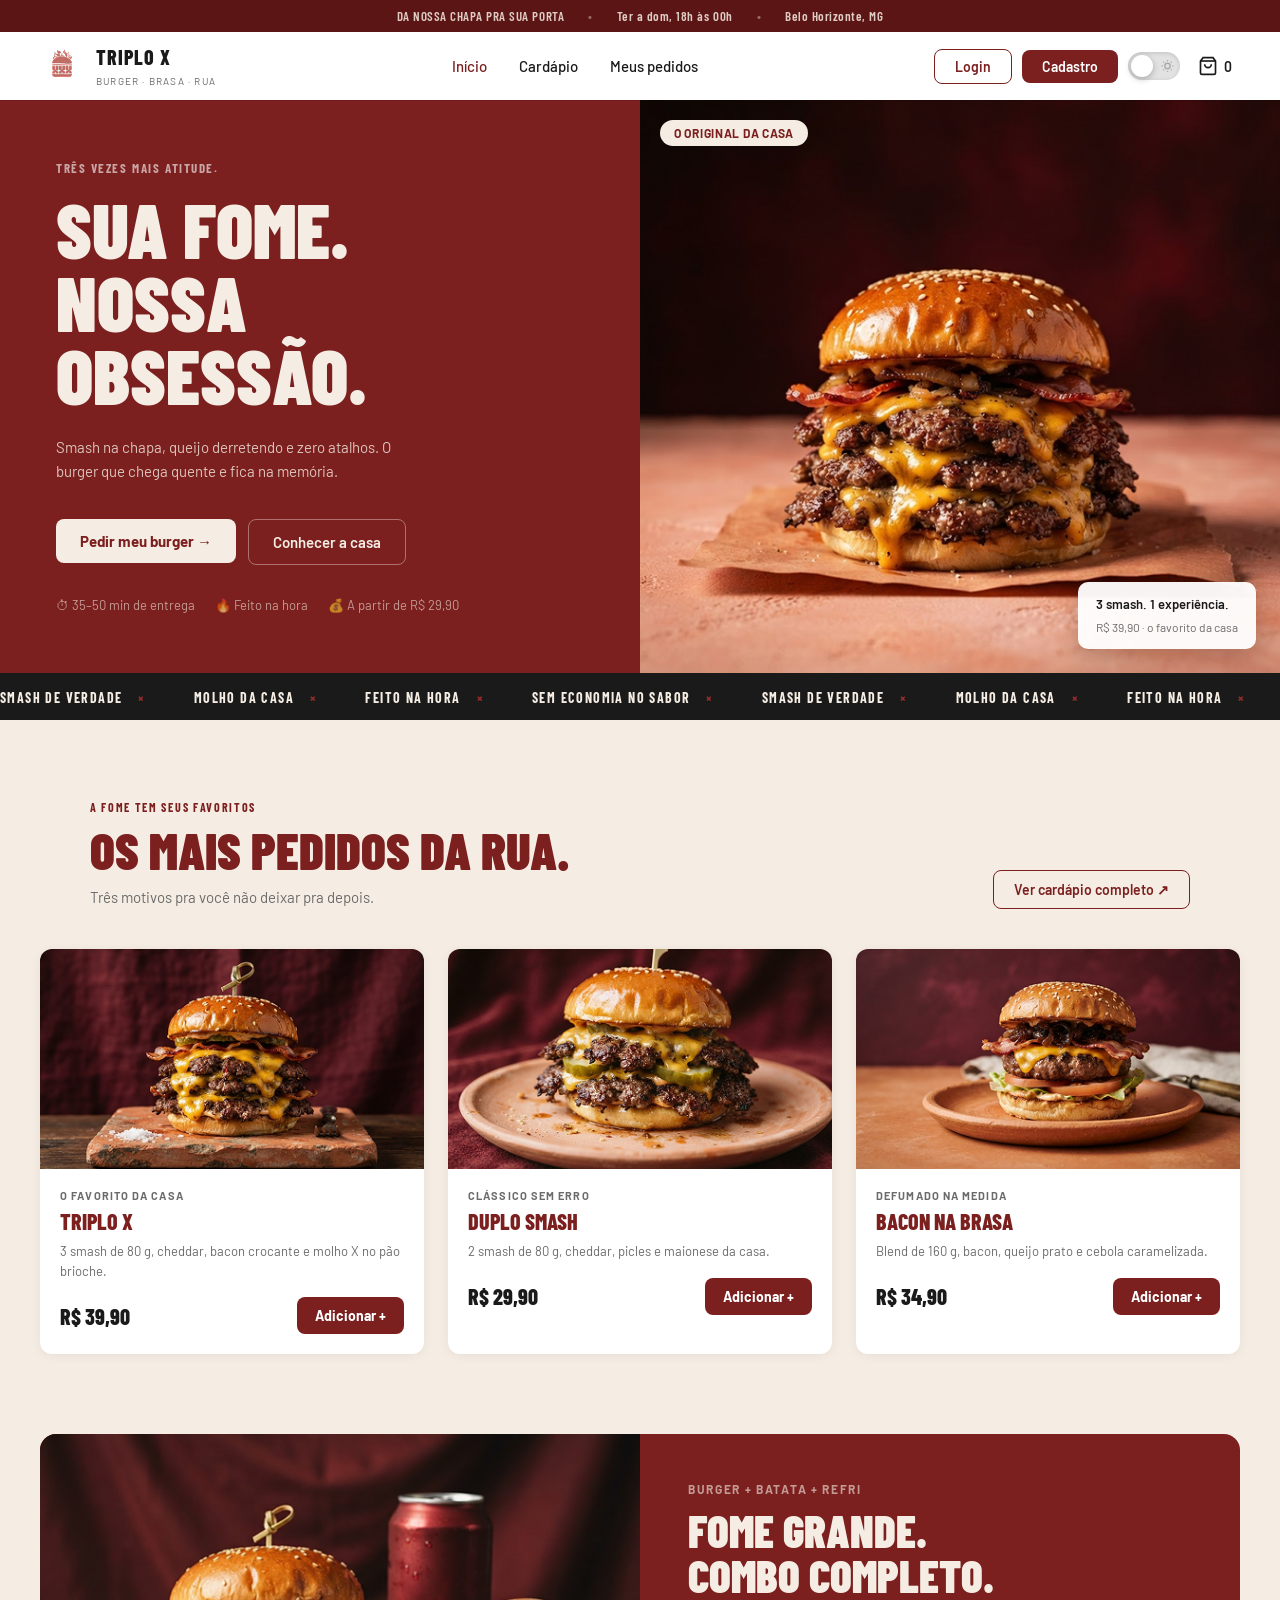
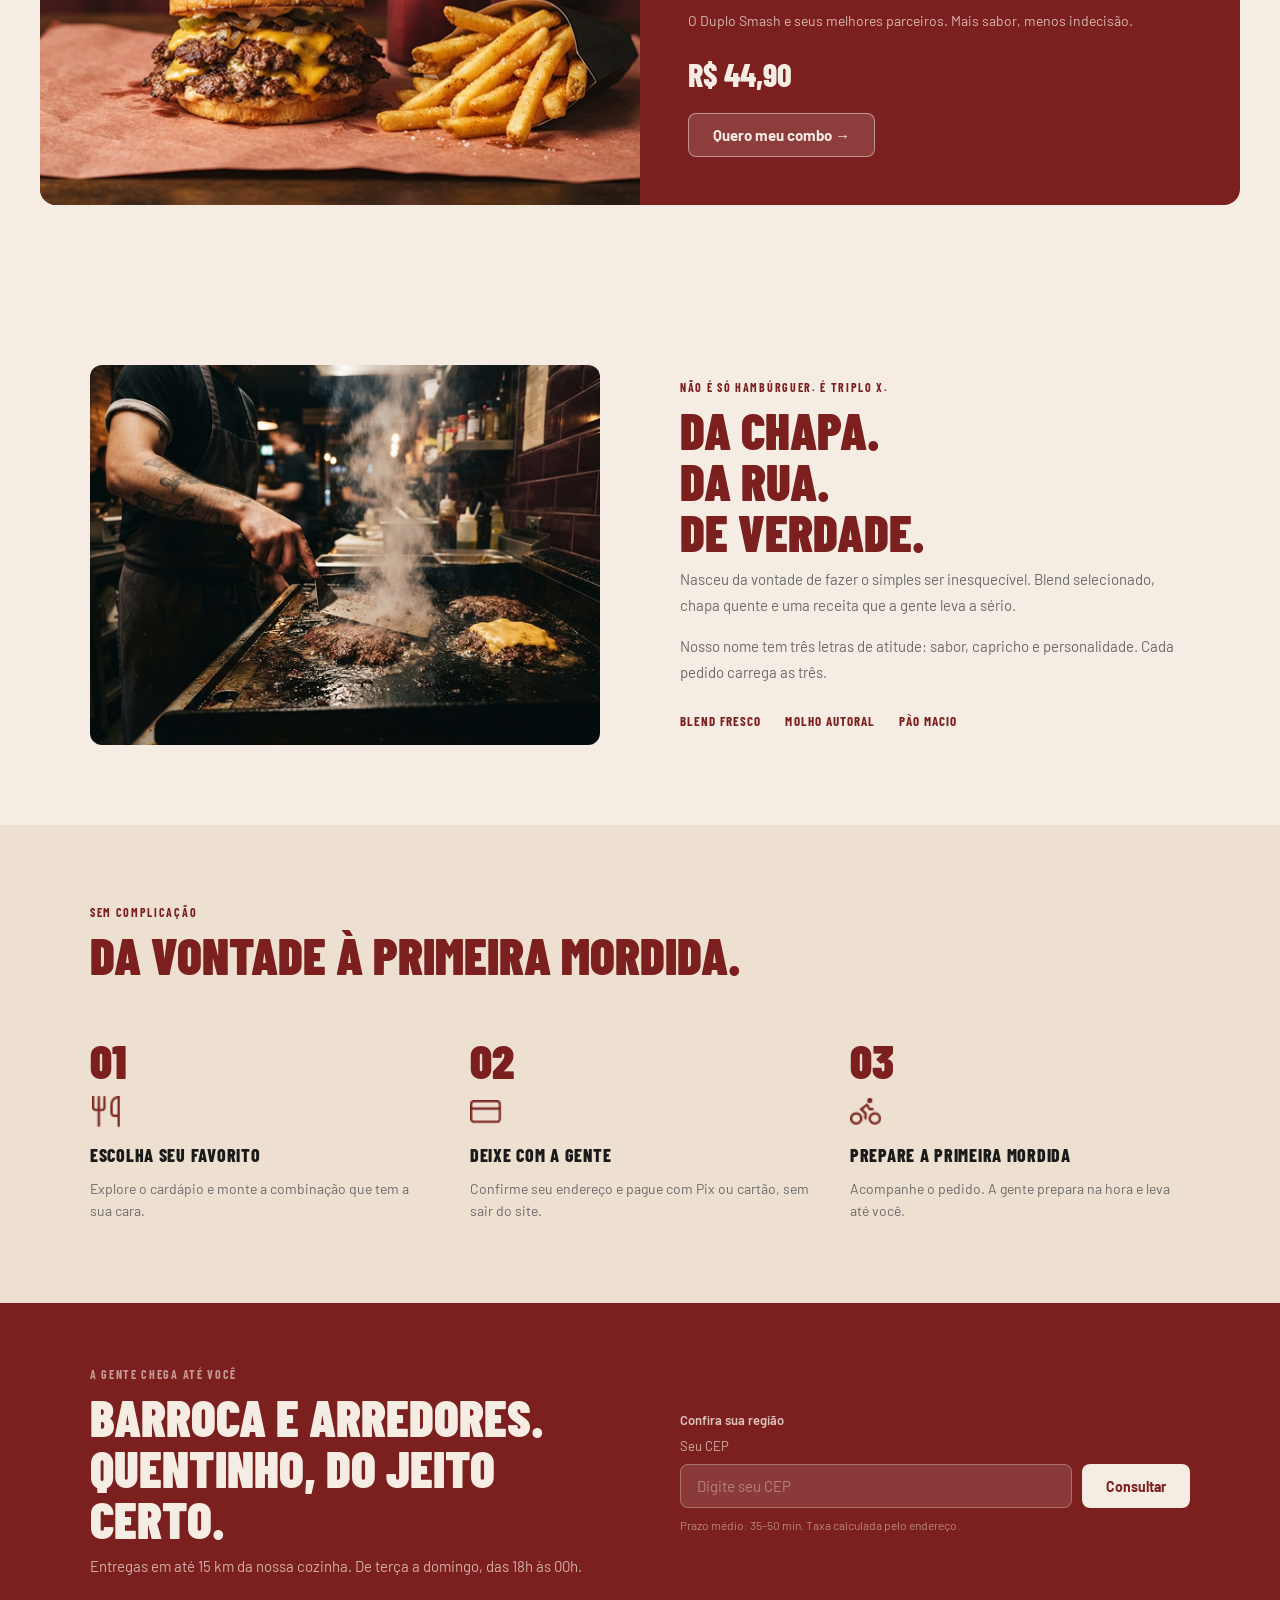
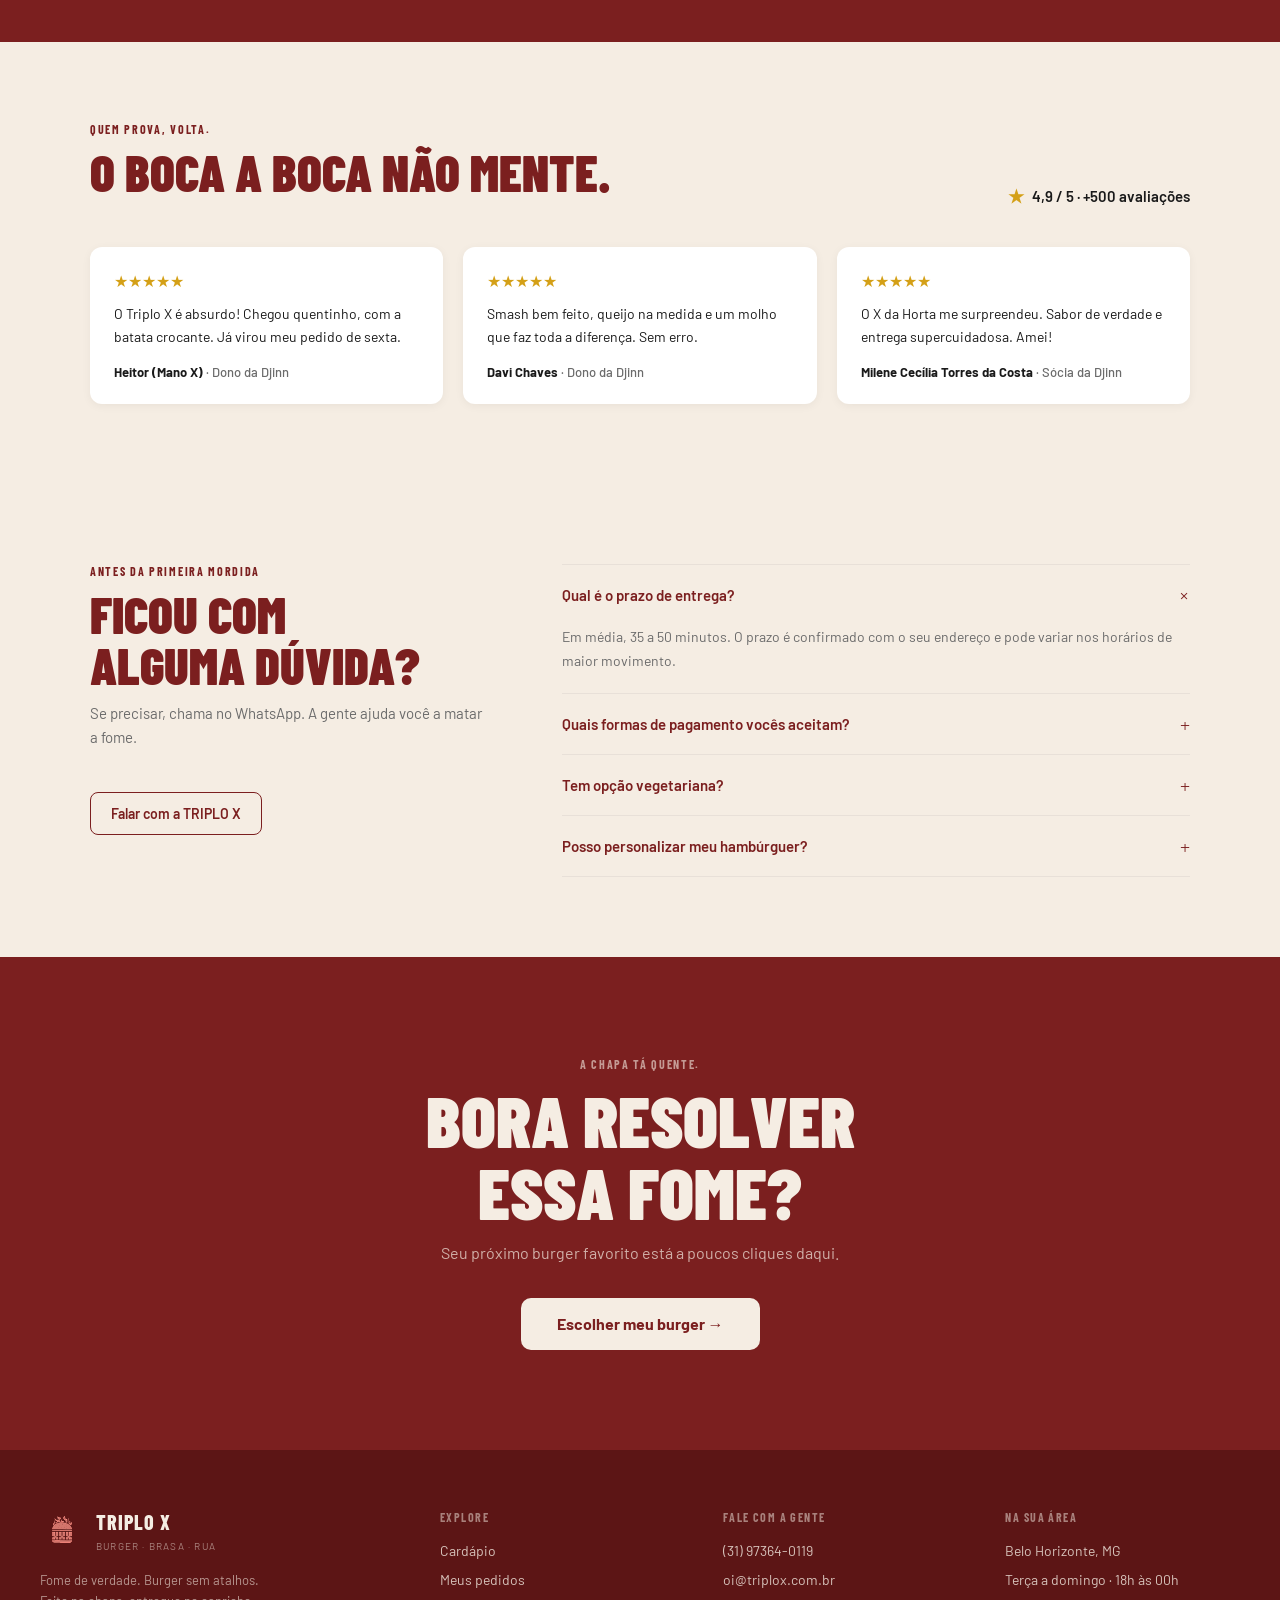
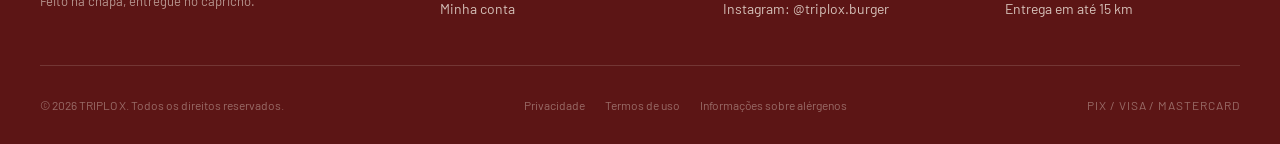
<file: index.html>
<!DOCTYPE html>
<html lang="pt-BR">

<head>
  <meta charset="UTF-8" />
  <meta name="viewport" content="width=device-width, initial-scale=1.0" />
  <title>Triplo X · Burger · Brasa · Rua</title>
  <link rel="icon" type="image/png" href="image 1.png">
  <link rel="preconnect" href="https://fonts.googleapis.com" />
  <link rel="preconnect" href="https://fonts.gstatic.com" crossorigin />
  <link
    href="https://fonts.googleapis.com/css2?family=Barlow+Condensed:wght@400;600;700;800;900&family=Barlow:wght@400;500;600&display=swap"
    rel="stylesheet" />
  <link rel="stylesheet" href="style.css" />
</head>

<body>

  
  <div class="topbar">
    <span>DA NOSSA CHAPA PRA SUA PORTA</span>
    <span class="dot">•</span>
    <span>Ter a dom, 18h às 00h</span>
    <span class="dot">•</span>
    <span>Belo Horizonte, MG</span>
  </div>

  
  <nav class="navbar">
    <a href="index.html" class="nav-logo">
      <img src="image 1.png" alt="Triplo X Logo" class="logo-img" />
      <div class="logo-text">
        <strong>TRIPLO X</strong>
        <small>Burger · Brasa · Rua</small>
      </div>
    </a>
    
    <div class="nav-links">
      <a href="index.html" class="active">Início</a>
      <a href="cardapio.html">Cardápio</a>
      <a href="meus-pedidos.html">Meus pedidos</a>
    </div>
    <div class="nav-actions">
      <a href="login.html"><button class="btn-outline">Login</button></a>
      <a href="cadastro.html"><button class="btn-solid">Cadastro</button></a>
      
      <button class="theme-toggle" id="themeToggle" aria-label="Alternar tema">
        <span class="theme-toggle-thumb"></span>
        <span class="theme-toggle-icon theme-toggle-sun">
          
          <svg width="13" height="13" viewBox="0 0 24 24" fill="none" stroke="currentColor" stroke-width="2.5">
            <circle cx="12" cy="12" r="5" />
            <line x1="12" y1="1" x2="12" y2="3" />
            <line x1="12" y1="21" x2="12" y2="23" />
            <line x1="4.22" y1="4.22" x2="5.64" y2="5.64" />
            <line x1="18.36" y1="18.36" x2="19.78" y2="19.78" />
            <line x1="1" y1="12" x2="3" y2="12" />
            <line x1="21" y1="12" x2="23" y2="12" />
            <line x1="4.22" y1="19.78" x2="5.64" y2="18.36" />
            <line x1="18.36" y1="5.64" x2="19.78" y2="4.22" />
          </svg>
        </span>
        <span class="theme-toggle-icon theme-toggle-moon">
          
          <svg width="12" height="12" viewBox="0 0 24 24" fill="currentColor" stroke="none">
            <path d="M21 12.79A9 9 0 1 1 11.21 3 7 7 0 0 0 21 12.79z" />
          </svg>
        </span>
      </button>

      <button class="nav-cart" id="cartBtn">
        <svg width="20" height="20" fill="none" stroke="currentColor" stroke-width="2" viewBox="0 0 24 24">
          <path d="M6 2 3 6v14a2 2 0 0 0 2 2h14a2 2 0 0 0 2-2V6l-3-4z" />
          <line x1="3" y1="6" x2="21" y2="6" />
          <path d="M16 10a4 4 0 0 1-8 0" />
        </svg>
        <span id="cartCount">0</span>
      </button>
    </div>
  </nav>

  
  <section class="hero">
    <div class="hero-left">
      <p class="hero-eyebrow">Três vezes mais atitude.</p>
      <h1 class="hero-title">SUA FOME.<br>NOSSA<br>OBSESSÃO.</h1>
      <p class="hero-desc">
        Smash na chapa, queijo derretendo e zero atalhos.
        O burger que chega quente e fica na memória.
      </p>
      <div class="hero-btns">
        <a href="cardapio.html"><button class="btn-hero-primary" onclick="scrollTo('produtos')">
            Pedir meu burger →
          </button></a>
        <a href="cardapio.html"><button class="btn-hero-secondary" onclick="scrollTo('sobre')">
            Conhecer a casa
          </button></a>
      </div>
      <div class="hero-meta">
        <span>⏱ 35–50 min de entrega</span>
        <span>🔥 Feito na hora</span>
        <span>💰 A partir de R$ 29,90</span>
      </div>
    </div>
    <div class="hero-right">
      <img src="Fotografia gastronômica (1).png" alt="Triplo X — o burger da casa" class="hero-img" />
      <div class="hero-tag">O ORIGINAL DA CASA</div>
      <div class="hero-badge">
        <p>3 smash. 1 experiência.</p>
        <small>R$ 39,90 · o favorito da casa</small>
      </div>
    </div>
  </section>

  
  <div class="ticker">
    <div class="ticker-inner">
      <span class="ticker-item">SMASH DE VERDADE</span>
      <span class="ticker-item">MOLHO DA CASA</span>
      <span class="ticker-item">FEITO NA HORA</span>
      <span class="ticker-item">SEM ECONOMIA NO SABOR</span>
      <span class="ticker-item">SMASH DE VERDADE</span>
      <span class="ticker-item">MOLHO DA CASA</span>
      <span class="ticker-item">FEITO NA HORA</span>
      <span class="ticker-item">SEM ECONOMIA NO SABOR</span>
      <span class="ticker-item">SMASH DE VERDADE</span>
      <span class="ticker-item">MOLHO DA CASA</span>
      <span class="ticker-item">FEITO NA HORA</span>
      <span class="ticker-item">SEM ECONOMIA NO SABOR</span>
      <span class="ticker-item">SMASH DE VERDADE</span>
      <span class="ticker-item">MOLHO DA CASA</span>
      <span class="ticker-item">FEITO NA HORA</span>
      <span class="ticker-item">SEM ECONOMIA NO SABOR</span>
      <span class="ticker-item">SMASH DE VERDADE</span>
      <span class="ticker-item">MOLHO DA CASA</span>
      <span class="ticker-item">FEITO NA HORA</span>
      <span class="ticker-item">SEM ECONOMIA NO SABOR</span>
      <span class="ticker-item">SMASH DE VERDADE</span>
      <span class="ticker-item">MOLHO DA CASA</span>
      <span class="ticker-item">FEITO NA HORA</span>
      <span class="ticker-item">SEM ECONOMIA NO SABOR</span>
    </div>
  </div>

  
  <section class="section produtos" id="produtos">
    <div class="container">
      <div class="produtos-header">
        <div>
          <p class="section-eyebrow">A fome tem seus favoritos</p>
          <h2 class="section-title">OS MAIS PEDIDOS DA RUA.</h2>
          <p class="section-sub">Três motivos pra você não deixar pra depois.</p>
        </div>
        <a href="cardapio.html"><button class="btn-ver-cardapio">Ver cardápio completo ↗</button></a>
      </div>
    </div>

    <div class="produtos-grid">

      
      <div class="card-produto">
        <img src="Fotografia gastronômica (2).png" alt="Triplo X" class="card-img" />
        <div class="card-body">
          <p class="card-tag">O favorito da casa</p>
          <h3 class="card-name">TRIPLO X</h3>
          <p class="card-desc">
            3 smash de 80 g, cheddar, bacon crocante e molho X no pão brioche.
          </p>
          <div class="card-footer">
            <span class="card-price">R$ 39,90</span>
            <button class="btn-add" data-name="Triplo X" data-price="39.90" data-img="Fotografia gastronômica (2).png">
              Adicionar +
            </button>
          </div>
        </div>
      </div>

      
      <div class="card-produto">
        <img src="Fotografia gastronômica (3).png" alt="Duplo Smash" class="card-img" />
        <div class="card-body">
          <p class="card-tag">Clássico sem erro</p>
          <h3 class="card-name">DUPLO SMASH</h3>
          <p class="card-desc">
            2 smash de 80 g, cheddar, picles e maionese da casa.
          </p>
          <div class="card-footer">
            <span class="card-price">R$ 29,90</span>
            <button class="btn-add" data-name="Duplo Smash" data-price="29.90"
              data-img="Fotografia gastronômica (3).png">
              Adicionar +
            </button>
          </div>
        </div>
      </div>

      
      <div class="card-produto">
        <img src="Fotografia gastronômica (4).png" alt="Bacon na Brasa" class="card-img" />
        <div class="card-body">
          <p class="card-tag">Defumado na medida</p>
          <h3 class="card-name">BACON NA BRASA</h3>
          <p class="card-desc">
            Blend de 160 g, bacon, queijo prato e cebola caramelizada.
          </p>
          <div class="card-footer">
            <span class="card-price">R$ 34,90</span>
            <button class="btn-add" data-name="Bacon na Brasa" data-price="34.90"
              data-img="Fotografia gastronômica (4).png">
              Adicionar +
            </button>
          </div>
        </div>
      </div>

    </div>
    </div>
  </section>

  
  <div class="combo-banner">
    <img src="Fotografia gastronômica (5).png" alt="Combo Completo — Burger, Batata e Refri" class="combo-img-real" />
    <div class="combo-content">
      <p class="combo-eyebrow">Burger + Batata + Refri</p>
      <h2 class="combo-title">FOME GRANDE.<br>COMBO COMPLETO.</h2>
      <p class="combo-desc">
        O Duplo Smash e seus melhores parceiros. Mais sabor, menos indecisão.
      </p>
      <p class="combo-price">R$ 44,90</p>
      <button class="btn-combo btn-add" data-name="Combo Completo" data-price="44.90"
        data-img="Fotografia gastronômica (5).png">
        Quero meu combo →
      </button>
    </div>
  </div>

  
  <section class="section sobre" id="sobre">
    <div class="container">
      <div class="sobre-inner">
        <div class="sobre-img-wrap">
          <img src="Fotografia gastronômica (6).png" alt="Cozinheiro preparando smash na chapa"
            class="sobre-img-real" />
        </div>
        <div class="sobre-content">
          <p class="section-eyebrow">Não é só hambúrguer. É Triplo X.</p>
          <h2 class="section-title">DA CHAPA.<br>DA RUA.<br>DE VERDADE.</h2>
          <p class="sobre-text">
            Nasceu da vontade de fazer o simples ser inesquecível. Blend
            selecionado, chapa quente e uma receita que a gente leva a sério.
          </p>
          <p class="sobre-text">
            Nosso nome tem três letras de atitude: sabor, capricho e
            personalidade. Cada pedido carrega as três.
          </p>
          <div class="sobre-tags">
            <span class="sobre-tag">Blend Fresco</span>
            <span class="sobre-tag">Molho Autoral</span>
            <span class="sobre-tag">Pão Macio</span>
          </div>
        </div>
      </div>
    </div>
  </section>

  
  <section class="section como" id="como">
    <div class="container">
      <p class="section-eyebrow">Sem complicação</p>
      <h2 class="section-title">DA VONTADE À PRIMEIRA MORDIDA.</h2>
      <div class="como-steps">
        <div class="step">
          <div class="step-num">01</div>
          <div class="step-icon"><img src="Vector.png"></div>
          <h3 class="step-title">Escolha seu favorito</h3>
          <p class="step-desc">
            Explore o cardápio e monte a combinação que tem a sua cara.
          </p>
        </div>
        <div class="step">
          <div class="step-num">02</div>
          <div class="step-icon"><img src="Vector (1).png"></div>
          <h3 class="step-title">Deixe com a gente</h3>
          <p class="step-desc">
            Confirme seu endereço e pague com Pix ou cartão, sem sair do site.
          </p>
        </div>
        <div class="step">
          <div class="step-num">03</div>
          <div class="step-icon"><img src="Vector (2).png"></div>
          <h3 class="step-title">Prepare a primeira mordida</h3>
          <p class="step-desc">
            Acompanhe o pedido. A gente prepara na hora e leva até você.
          </p>
        </div>
      </div>
    </div>
  </section>

  
  <section class="cobertura" id="cobertura">
    <div class="cobertura-inner">
      <div class="cobertura-left">
        <p class="section-eyebrow">A gente chega até você</p>
        <h2 class="section-title">BARROCA E ARREDORES.<br>QUENTINHO, DO JEITO CERTO.</h2>
        <p class="section-sub">
          Entregas em até 15 km da nossa cozinha. De terça a domingo, das 18h às 00h.
        </p>
      </div>
      <div class="cobertura-right">
        <label class="cobertura-label">Confira sua região</label>
        <p class="cobertura-sublabel">Seu CEP</p>
        <div class="cep-form">
          <input class="cep-input" type="text" placeholder="Digite seu CEP" id="cepInput" maxlength="9" />
          <button class="btn-cep" id="btnCep">Consultar</button>
        </div>
        <p class="cep-hint">Prazo médio: 35–50 min. Taxa calculada pelo endereço.</p>
        <div class="cep-result" id="cepResult"></div>
      </div>
    </div>
  </section>

  
  <section class="section reviews" id="reviews">
    <div class="container">
      <div class="reviews-header">
        <div>
          <p class="section-eyebrow">Quem prova, volta.</p>
          <h2 class="section-title">O BOCA A BOCA NÃO MENTE.</h2>
        </div>
        <div class="reviews-rating">
          <span class="stars">★</span>
          <span>4,9 / 5 · +500 avaliações</span>
        </div>
      </div>
      <div class="reviews-grid">
        <div class="review-card">
          <div class="review-stars">★★★★★</div>
          <p class="review-text">
            O Triplo X é absurdo! Chegou quentinho, com a batata crocante.
            Já virou meu pedido de sexta.
          </p>
          <p class="review-author"><strong>Heitor (Mano X)</strong> · Dono da Djinn</p>
        </div>
        <div class="review-card">
          <div class="review-stars">★★★★★</div>
          <p class="review-text">
            Smash bem feito, queijo na medida e um molho que faz toda a diferença. Sem erro.
          </p>
          <p class="review-author"><strong>Davi Chaves</strong> · Dono da Djinn</p>
        </div>
        <div class="review-card">
          <div class="review-stars">★★★★★</div>
          <p class="review-text">
            O X da Horta me surpreendeu. Sabor de verdade e entrega supercuidadosa. Amei!
          </p>
          <p class="review-author">
            <strong>Milene Cecília Torres da Costa</strong> · Sócia da Djinn
          </p>
        </div>
      </div>
    </div>
  </section>

  
  <section class="section faq" id="faq">
    <div class="container">
      <div class="faq-inner">
        <div class="faq-left">
          <p class="section-eyebrow">Antes da primeira mordida</p>
          <h2 class="section-title">FICOU COM<br>ALGUMA DÚVIDA?</h2>
          <p class="section-sub">
            Se precisar, chama no WhatsApp. A gente ajuda você a matar a fome.
          </p>
          <br />
          <a href="https://wa.me/5531973640119" target="_blank">
            <button class="btn-whatsapp">Falar com a TRIPLO X </button>
          </a>
        </div>
        <div class="faq-list">
          <div class="faq-item open">
            <button class="faq-question">
              Qual é o prazo de entrega?
              <span class="faq-icon">+</span>
            </button>
            <div class="faq-answer">
              Em média, 35 a 50 minutos. O prazo é confirmado com o seu endereço
              e pode variar nos horários de maior movimento.
            </div>
          </div>
          <div class="faq-item">
            <button class="faq-question">
              Quais formas de pagamento vocês aceitam?
              <span class="faq-icon">+</span>
            </button>
            <div class="faq-answer">
              Aceitamos Pix, cartão de crédito e débito (Visa, Mastercard e Elo).
              O pagamento é feito diretamente no site, de forma segura.
            </div>
          </div>
          <div class="faq-item">
            <button class="faq-question">
              Tem opção vegetariana?
              <span class="faq-icon">+</span>
            </button>
            <div class="faq-answer">
              Sim! Temos o X da Horta, feito com blend de grão-de-bico e beterraba,
              com queijo, alface, tomate e molho especial da casa.
            </div>
          </div>
          <div class="faq-item">
            <button class="faq-question">
              Posso personalizar meu hambúrguer?
              <span class="faq-icon">+</span>
            </button>
            <div class="faq-answer">
              Pode sim! No momento do pedido você pode adicionar ou remover
              ingredientes. Basta deixar uma observação no campo disponível.
            </div>
          </div>
        </div>
      </div>
    </div>
  </section>

  
  <section class="cta-final">
    <p class="section-eyebrow">A chapa tá quente.</p>
    <h2 class="cta-final-title">BORA RESOLVER<br>ESSA FOME?</h2>
    <p class="cta-final-sub">Seu próximo burger favorito está a poucos cliques daqui.</p>
    <a href="cardapio.html"><button class="btn-cta-final" onclick="scrollTo('produtos')">
        Escolher meu burger →
      </button></a>
  </section>

  
  <footer class="footer">
    <div class="footer-top">
      <div class="footer-brand">
        <div class="nav-logo">
          <img src="image 1.png" alt="Logo Triplo X" class="logo-img logo-img--footer" />
          <div class="logo-text">
            <strong class="logo-white">TRIPLO X</strong>
            <small>Burger · Brasa · Rua</small>
          </div>
        </div>
        <p>Fome de verdade. Burger sem atalhos.<br>Feito na chapa, entregue no capricho.</p>
      </div>
      <div class="footer-col">
        <h4>Explore</h4>
        <ul>
          <li><a href="#">Cardápio</a></li>
          <li><a href="#">Meus pedidos</a></li>
          <li><a href="#">Minha conta</a></li>
        </ul>
      </div>
      <div class="footer-col">
        <h4>Fale com a gente</h4>
        <ul>
          <li><a href="tel:+5531973640119">(31) 97364-0119</a></li>
          <li><a href="mailto:oi@triplox.com.br">oi@triplox.com.br</a></li>
          <li><a href="#">Instagram: @triplox.burger</a></li>
        </ul>
      </div>
      <div class="footer-col">
        <h4>Na sua área</h4>
        <ul>
          <li><a href="#">Belo Horizonte, MG</a></li>
          <li><a href="#">Terça a domingo · 18h às 00h</a></li>
          <li><a href="#">Entrega em até 15 km</a></li>
        </ul>
      </div>
    </div>
    <div class="footer-bottom">
      <p class="footer-copy">© 2026 TRIPLO X. Todos os direitos reservados.</p>
      <div class="footer-legal">
        <a href="#">Privacidade</a>
        <a href="#">Termos de uso</a>
        <a href="#">Informações sobre alérgenos</a>
      </div>
      <p class="footer-payments">PIX / VISA / MASTERCARD</p>
    </div>
  </footer>

  
  <div class="toast" id="toast">
    <span>✅</span>
    <span id="toastMsg">Item adicionado!</span>
  </div>

  <script src="main.js"></script>
</body>

</html>
</file>
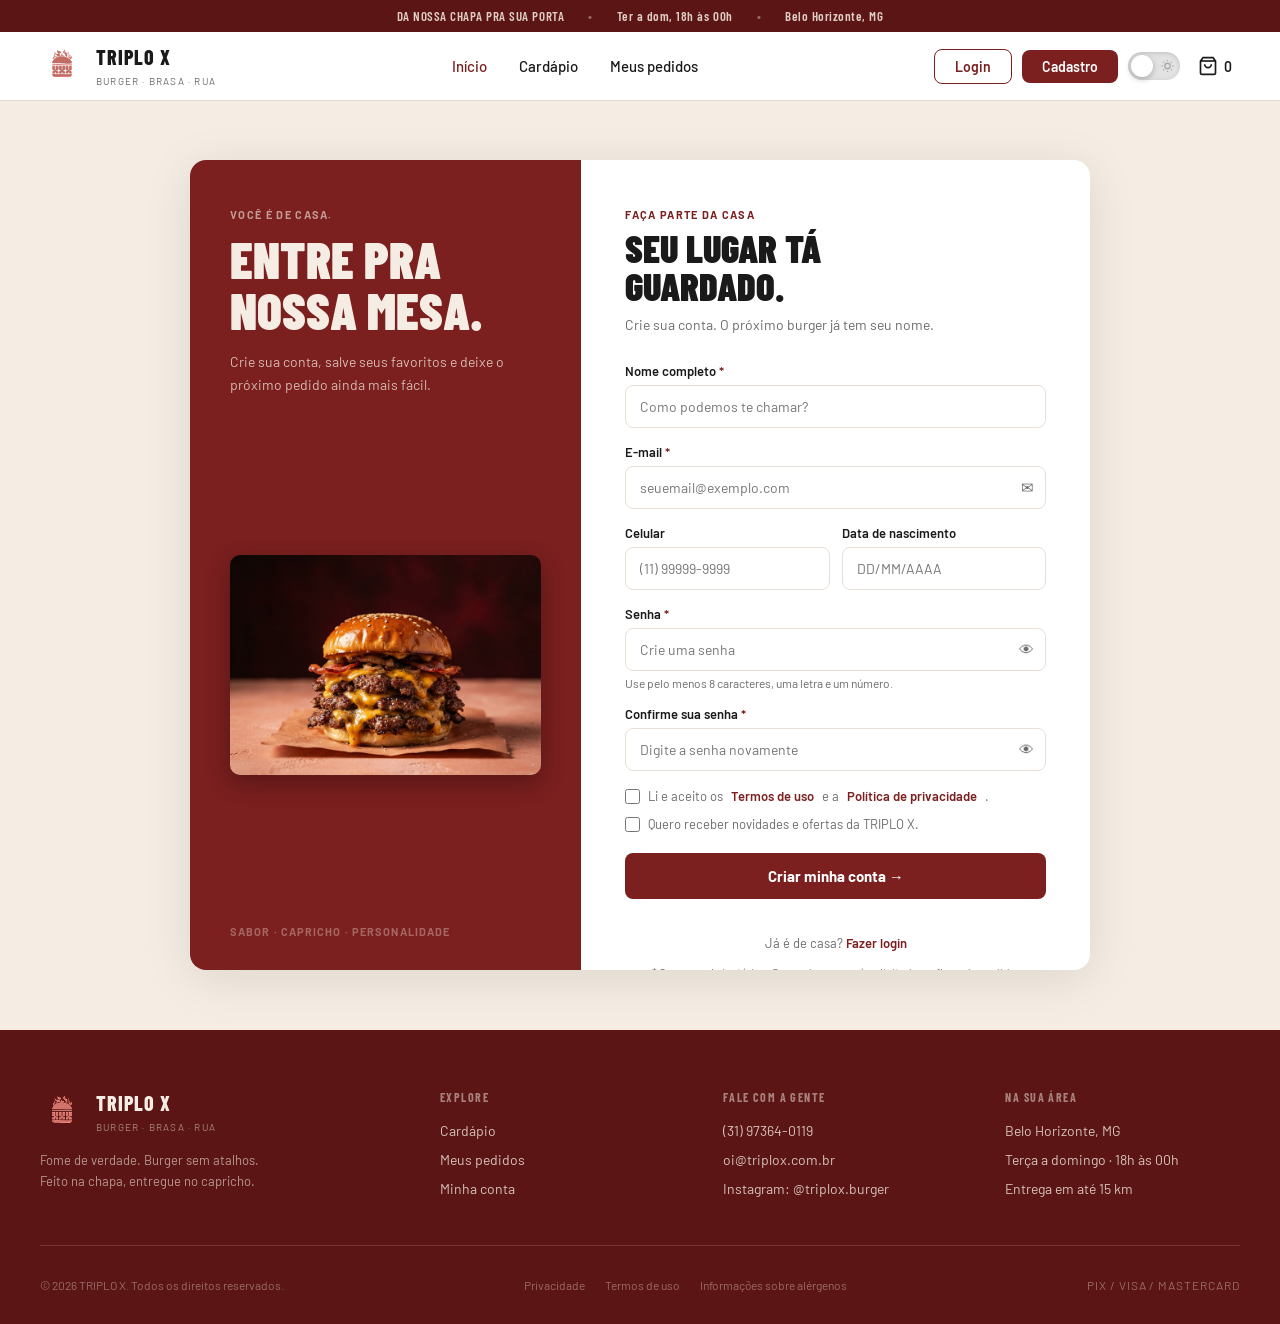
<file: cadastro.html>
<!DOCTYPE html>
<html lang="pt-BR">
<head>
  <meta charset="UTF-8"/>
  <meta name="viewport" content="width=device-width, initial-scale=1.0"/>
  <title>Triplo X · Cadastro</title>
  <link rel="icon" type="image/png" href="image 1.png">
  <link rel="preconnect" href="https://fonts.googleapis.com"/>
  <link rel="preconnect" href="https://fonts.gstatic.com" crossorigin/>
  <link href="https://fonts.googleapis.com/css2?family=Barlow+Condensed:wght@400;600;700;800;900&family=Barlow:wght@400;500;600&display=swap" rel="stylesheet"/>
  <link rel="stylesheet" href="style.css"/>
  <link rel="stylesheet" href="auth.css"/>
</head>
<body>


  <div class="topbar">
    <span>DA NOSSA CHAPA PRA SUA PORTA</span>
    <span class="dot">•</span>
    <span>Ter a dom, 18h às 00h</span>
    <span class="dot">•</span>
    <span>Belo Horizonte, MG</span>
  </div>

   
  <nav class="navbar">
    <a href="index.html" class="nav-logo">
      <img src="image 1.png" alt="Triplo X Logo" class="logo-img" />
      <div class="logo-text">
        <strong>TRIPLO X</strong>
        <small>Burger · Brasa · Rua</small>
      </div>
    </a>
    
    <div class="nav-links">
      <a href="index.html" class="active">Início</a>
      <a href="cardapio.html">Cardápio</a>
      <a href="meus-pedidos.html">Meus pedidos</a>
    </div>
    <div class="nav-actions">
      <a href="login.html"><button class="btn-outline">Login</button></a>
      <a href="cadastro.html"><button class="btn-solid">Cadastro</button></a>
     
      <button class="theme-toggle" id="themeToggle" aria-label="Alternar tema">
        <span class="theme-toggle-thumb"></span>
        <span class="theme-toggle-icon theme-toggle-sun">
          
          <svg width="13" height="13" viewBox="0 0 24 24" fill="none" stroke="currentColor" stroke-width="2.5">
            <circle cx="12" cy="12" r="5" />
            <line x1="12" y1="1" x2="12" y2="3" />
            <line x1="12" y1="21" x2="12" y2="23" />
            <line x1="4.22" y1="4.22" x2="5.64" y2="5.64" />
            <line x1="18.36" y1="18.36" x2="19.78" y2="19.78" />
            <line x1="1" y1="12" x2="3" y2="12" />
            <line x1="21" y1="12" x2="23" y2="12" />
            <line x1="4.22" y1="19.78" x2="5.64" y2="18.36" />
            <line x1="18.36" y1="5.64" x2="19.78" y2="4.22" />
          </svg>
        </span>
        <span class="theme-toggle-icon theme-toggle-moon">
          
          <svg width="12" height="12" viewBox="0 0 24 24" fill="currentColor" stroke="none">
            <path d="M21 12.79A9 9 0 1 1 11.21 3 7 7 0 0 0 21 12.79z" />
          </svg>
        </span>
      </button>

      <button class="nav-cart" id="cartBtn">
        <svg width="20" height="20" fill="none" stroke="currentColor" stroke-width="2" viewBox="0 0 24 24">
          <path d="M6 2 3 6v14a2 2 0 0 0 2 2h14a2 2 0 0 0 2-2V6l-3-4z" />
          <line x1="3" y1="6" x2="21" y2="6" />
          <path d="M16 10a4 4 0 0 1-8 0" />
        </svg>
        <span id="cartCount">0</span>
      </button>
    </div>
  </nav>

 
  <main class="auth-page">
    <div class="auth-card">

      
      <div class="auth-left">
        <div class="auth-left-content">
          <p class="auth-left-tag">Você é de casa.</p>
          <h2 class="auth-left-title">ENTRE PRA<br>NOSSA MESA.</h2>
          <p class="auth-left-desc">
            Crie sua conta, salve seus favoritos e deixe o próximo
            pedido ainda mais fácil.
          </p>
        </div>
        <img
          src="Fotografia gastronômica (1).png"
          alt="Triplo X Burger"
          class="auth-left-img"
        />
        <p class="auth-left-bottom">Sabor · Capricho · Personalidade</p>
      </div>

      
      <div class="auth-right">
        <p class="auth-eyebrow">Faça parte da casa</p>
        <h2 class="auth-title">SEU LUGAR TÁ<br>GUARDADO.</h2>
        <p class="auth-sub">
          Crie sua conta. O próximo burger já tem seu nome.
        </p>

        <form class="auth-form" id="cadastroForm">

          <div class="form-group">
            <label class="form-label">Nome completo <span class="required">*</span></label>
            <input
              class="form-input"
              type="text"
              id="cadNome"
              placeholder="Como podemos te chamar?"
              required
            />
          </div>

          <div class="form-group">
            <label class="form-label">E-mail <span class="required">*</span></label>
            <div class="form-input-wrap">
              <input
                class="form-input"
                type="email"
                id="cadEmail"
                placeholder="seuemail@exemplo.com"
                required
              />
              <span class="form-input-icon">✉</span>
            </div>
          </div>

          <div class="form-row-2">
            <div class="form-group">
              <label class="form-label">Celular</label>
              <input
                class="form-input"
                type="tel"
                id="cadTel"
                placeholder="(11) 99999-9999"
                maxlength="15"
              />
            </div>
            <div class="form-group">
              <label class="form-label">Data de nascimento</label>
              <input
                class="form-input"
                type="text"
                id="cadNasc"
                placeholder="DD/MM/AAAA"
                maxlength="10"
              />
            </div>
          </div>

          <div class="form-group">
            <label class="form-label">Senha <span class="required">*</span></label>
            <div class="form-input-wrap">
              <input
                class="form-input"
                type="password"
                id="cadPwd"
                placeholder="Crie uma senha"
                required
              />
              <button
                type="button"
                class="form-input-icon form-input-btn"
                id="toggleCadPwd"
              >👁</button>
            </div>
            <p class="form-hint">Use pelo menos 8 caracteres, uma letra e um número.</p>
          </div>

          <div class="form-group">
            <label class="form-label">Confirme sua senha <span class="required">*</span></label>
            <div class="form-input-wrap">
              <input
                class="form-input"
                type="password"
                id="cadPwdConf"
                placeholder="Digite a senha novamente"
                required
              />
              <button
                type="button"
                class="form-input-icon form-input-btn"
                id="toggleCadPwdConf"
              >👁</button>
            </div>
          </div>

          <div class="form-checks">
            <label class="form-check">
              <input type="checkbox" id="aceitaTermos" required/>
              Li e aceito os <a href="#" class="form-link">Termos de uso</a>
              e a <a href="#" class="form-link">Política de privacidade</a>.
            </label>
            <label class="form-check">
              <input type="checkbox" id="aceitaNews"/>
              Quero receber novidades e ofertas da TRIPLO X.
            </label>
          </div>

          <button type="submit" class="btn-auth">Criar minha conta →</button>

          <p class="form-error" id="cadError"></p>
        </form>

        <p class="form-footer">
          Já é de casa? <a href="login.html">Fazer login</a>
        </p>
        <p class="form-security">
          * Campos obrigatórios. Seu endereço será solicitado no fluxo do pedido.
        </p>
      </div>

    </div>
  </main>


 <footer class="footer">
  <div class="footer-top">
    <div class="footer-brand">
      <div class="nav-logo">
        <img src="image 1.png" alt="Logo Triplo X" class="logo-img logo-img--footer" />
        <div class="logo-text">
          <strong class="logo-white">TRIPLO X</strong>
          <small>Burger · Brasa · Rua</small>
        </div>
      </div>
      <p>Fome de verdade. Burger sem atalhos.<br>Feito na chapa, entregue no capricho.</p>
    </div>
    <div class="footer-col">
      <h4>Explore</h4>
      <ul>
        <li><a href="#">Cardápio</a></li>
        <li><a href="#">Meus pedidos</a></li>
        <li><a href="#">Minha conta</a></li>
      </ul>
    </div>
    <div class="footer-col">
      <h4>Fale com a gente</h4>
      <ul>
        <li><a href="tel:+5531999990303">(31) 97364-0119</a></li>
        <li><a href="mailto:oi@triplox.com.br">oi@triplox.com.br</a></li>
        <li><a href="#">Instagram: @triplox.burger</a></li>
      </ul>
    </div>
    <div class="footer-col">
      <h4>Na sua área</h4>
      <ul>
        <li><a href="#">Belo Horizonte, MG</a></li>
        <li><a href="#">Terça a domingo · 18h às 00h</a></li>
        <li><a href="#">Entrega em até 15 km</a></li>
      </ul>
    </div>
  </div>
  <div class="footer-bottom">
    <p class="footer-copy">© 2026 TRIPLO X. Todos os direitos reservados.</p>
    <div class="footer-legal">
      <a href="#">Privacidade</a>
      <a href="#">Termos de uso</a>
      <a href="#">Informações sobre alérgenos</a>
    </div>
    <p class="footer-payments">PIX / VISA / MASTERCARD</p>
  </div>
</footer>

  <script src="auth.js"></script>
</body>
</html>
</file>
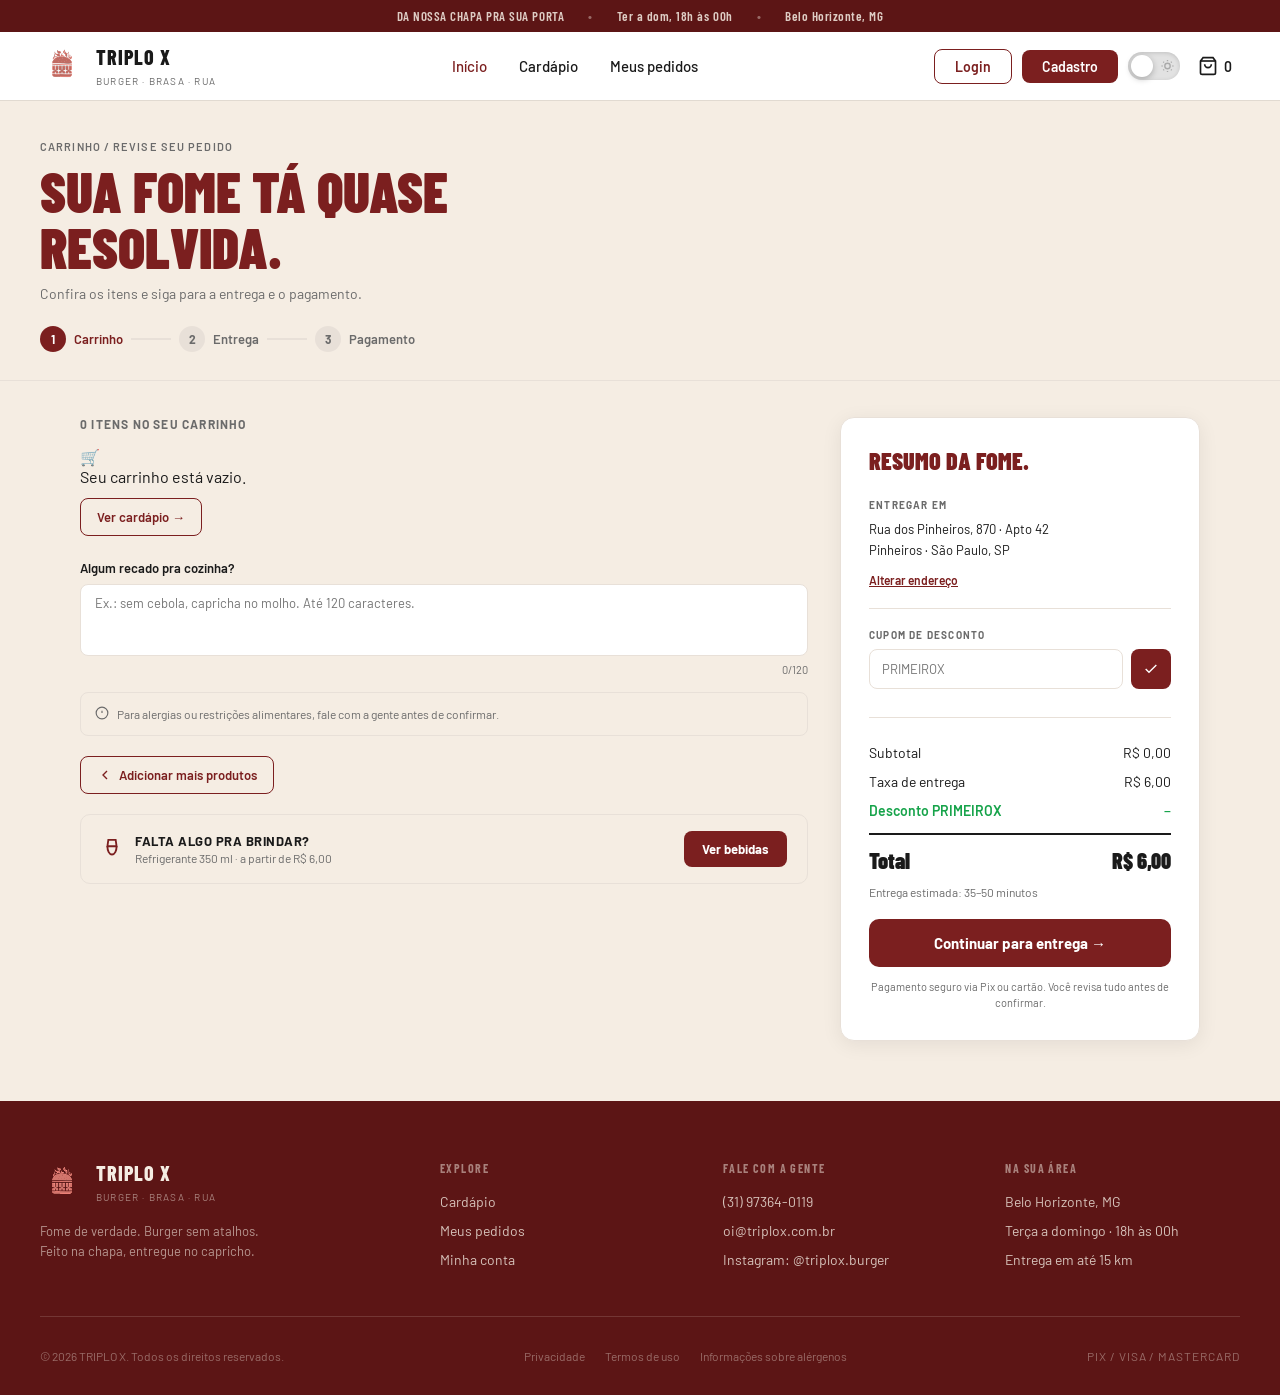
<file: carrinho.html>
<!DOCTYPE html>
<html lang="pt-BR">
<head>
  <meta charset="UTF-8"/>
  <meta name="viewport" content="width=device-width, initial-scale=1.0"/>
  <title>Triplo X · Carrinho</title>
  <link rel="icon" type="image/png" href="image 1.png">
  <link rel="preconnect" href="https://fonts.googleapis.com"/>
  <link rel="preconnect" href="https://fonts.gstatic.com" crossorigin/>
  <link href="https://fonts.googleapis.com/css2?family=Barlow+Condensed:wght@400;600;700;800;900&family=Barlow:wght@400;500;600&display=swap" rel="stylesheet"/>
  <link rel="stylesheet" href="style.css"/>
  <link rel="stylesheet" href="carrinho.css"/>
</head>
<body>


  <div class="topbar">
    <span>DA NOSSA CHAPA PRA SUA PORTA</span>
    <span class="dot">•</span>
    <span>Ter a dom, 18h às 00h</span>
    <span class="dot">•</span>
    <span>Belo Horizonte, MG</span>
  </div>


  <nav class="navbar">
    <a href="index.html" class="nav-logo">
      <img src="image 1.png" alt="Triplo X Logo" class="logo-img" />
      <div class="logo-text">
        <strong>TRIPLO X</strong>
        <small>Burger · Brasa · Rua</small>
      </div>
    </a>
    
    <div class="nav-links">
      <a href="index.html" class="active">Início</a>
      <a href="cardapio.html">Cardápio</a>
      <a href="meus-pedidos.html">Meus pedidos</a>
    </div>
    <div class="nav-actions">
      <a href="login.html"><button class="btn-outline">Login</button></a>
      <a href="cadastro.html"><button class="btn-solid">Cadastro</button></a>

      <button class="theme-toggle" id="themeToggle" aria-label="Alternar tema">
        <span class="theme-toggle-thumb"></span>
        <span class="theme-toggle-icon theme-toggle-sun">
    
          <svg width="13" height="13" viewBox="0 0 24 24" fill="none" stroke="currentColor" stroke-width="2.5">
            <circle cx="12" cy="12" r="5" />
            <line x1="12" y1="1" x2="12" y2="3" />
            <line x1="12" y1="21" x2="12" y2="23" />
            <line x1="4.22" y1="4.22" x2="5.64" y2="5.64" />
            <line x1="18.36" y1="18.36" x2="19.78" y2="19.78" />
            <line x1="1" y1="12" x2="3" y2="12" />
            <line x1="21" y1="12" x2="23" y2="12" />
            <line x1="4.22" y1="19.78" x2="5.64" y2="18.36" />
            <line x1="18.36" y1="5.64" x2="19.78" y2="4.22" />
          </svg>
        </span>
        <span class="theme-toggle-icon theme-toggle-moon">
      
          <svg width="12" height="12" viewBox="0 0 24 24" fill="currentColor" stroke="none">
            <path d="M21 12.79A9 9 0 1 1 11.21 3 7 7 0 0 0 21 12.79z" />
          </svg>
        </span>
      </button>

      <button class="nav-cart" id="cartBtn">
        <svg width="20" height="20" fill="none" stroke="currentColor" stroke-width="2" viewBox="0 0 24 24">
          <path d="M6 2 3 6v14a2 2 0 0 0 2 2h14a2 2 0 0 0 2-2V6l-3-4z" />
          <line x1="3" y1="6" x2="21" y2="6" />
          <path d="M16 10a4 4 0 0 1-8 0" />
        </svg>
        <span id="cartCount">0</span>
      </button>
    </div>
  </nav>

 
  <section class="carrinho-hero">
    <div class="carrinho-hero-inner">
      <p class="carrinho-breadcrumb" id="heroBreadcrumb">Carrinho / Revise seu pedido</p>
      <h1 class="carrinho-hero-title" id="heroTitle">SUA FOME TÁ QUASE<br>RESOLVIDA.</h1>
      <p class="carrinho-hero-desc" id="heroDesc">Confira os itens e siga para a entrega e o pagamento.</p>

     
      <div class="carrinho-steps">
        <div class="cstep" id="step1">
          <span class="cstep-num">1</span>
          <span class="cstep-label">Carrinho</span>
        </div>
        <div class="cstep-line" id="line1"></div>
        <div class="cstep" id="step2">
          <span class="cstep-num">2</span>
          <span class="cstep-label">Entrega</span>
        </div>
        <div class="cstep-line" id="line2"></div>
        <div class="cstep" id="step3">
          <span class="cstep-num">3</span>
          <span class="cstep-label">Pagamento</span>
        </div>
      </div>
    </div>
  </section>

  
  <div class="carrinho-layout">

    
    <div class="carrinho-left">

      <!-- ===================== ETAPA 1: CARRINHO ===================== -->
      <div id="etapa1">
        <p class="carrinho-count" id="carrinhoCount">0 itens no seu carrinho</p>

        <div class="carrinho-itens" id="carrinhoItens"></div>

       
        <div class="carrinho-obs">
          <label class="carrinho-obs-label">Algum recado pra cozinha?</label>
          <textarea
            class="carrinho-obs-input"
            id="obsInput"
            placeholder="Ex.: sem cebola, capricha no molho. Até 120 caracteres."
            maxlength="120"
          ></textarea>
          <p class="carrinho-obs-count"><span id="obsCount">0</span>/120</p>
        </div>

        
        <div class="carrinho-aviso">
          <svg width="14" height="14" fill="none" stroke="currentColor" stroke-width="2" viewBox="0 0 24 24">
            <circle cx="12" cy="12" r="10"/>
            <line x1="12" y1="8" x2="12" y2="12"/>
            <line x1="12" y1="16" x2="12.01" y2="16"/>
          </svg>
          Para alergias ou restrições alimentares, fale com a gente antes de confirmar.
        </div>

        
        <div class="carrinho-actions">
          <a href="cardapio.html" class="btn-add-mais">
            <svg width="16" height="16" fill="none" stroke="currentColor" stroke-width="2" viewBox="0 0 24 24">
              <path d="m15 18-6-6 6-6"/>
            </svg>
            Adicionar mais produtos
          </a>
        </div>

        
        <div class="carrinho-banner-bebidas">
          <div class="banner-bebidas-left">
            <svg width="22" height="22" fill="none" stroke="currentColor" stroke-width="2" viewBox="0 0 24 24">
              <path d="M8 2h8l1 7H7L8 2z"/>
              <path d="M7 9c0 5 2 9 5 9s5-4 5-9"/>
            </svg>
            <div>
              <p class="banner-bebidas-title">FALTA ALGO PRA BRINDAR?</p>
              <p class="banner-bebidas-desc">Refrigerante 350 ml · a partir de R$ 6,00</p>
            </div>
          </div>
          <a href="cardapio.html" class="btn-ver-bebidas">Ver bebidas</a>
        </div>
      </div>

      <!-- ===================== ETAPA 2: ENTREGA ===================== -->
      <div id="etapa2" class="etapa-hidden">
        <h2 class="etapa-titulo">ONDE ENTREGAMOS?</h2>
        <p class="etapa-subtitulo">Preencha o endereço de entrega do seu pedido.</p>

        <div class="entrega-form">

          
          <div class="entrega-row">
            <div class="entrega-field entrega-field--cep">
              <label>CEP</label>
              <div class="entrega-input-wrap">
                <input type="text" id="cepInput" placeholder="00000-000" maxlength="9"/>
                <button class="btn-buscar-cep" id="btnBuscarCep">Buscar</button>
              </div>
              <p class="cep-hint" id="cepHint"></p>
            </div>
          </div>

          
          <div class="entrega-row entrega-row--2">
            <div class="entrega-field">
              <label>Rua / Avenida</label>
              <input type="text" id="ruaInput" placeholder="Rua dos Pinheiros"/>
            </div>
            <div class="entrega-field entrega-field--num">
              <label>Número</label>
              <input type="text" id="numInput" placeholder="870"/>
            </div>
          </div>

          
          <div class="entrega-row entrega-row--2">
            <div class="entrega-field">
              <label>Complemento <span class="opcional">(opcional)</span></label>
              <input type="text" id="compInput" placeholder="Apto 42, Bloco B..."/>
            </div>
            <div class="entrega-field">
              <label>Bairro</label>
              <input type="text" id="bairroInput" placeholder="Pinheiros"/>
            </div>
          </div>

          
          <div class="entrega-row entrega-row--2">
            <div class="entrega-field">
              <label>Cidade</label>
              <input type="text" id="cidadeInput" placeholder="São Paulo"/>
            </div>
            <div class="entrega-field entrega-field--uf">
              <label>Estado</label>
              <input type="text" id="ufInput" placeholder="SP" maxlength="2"/>
            </div>
          </div>

          
          <div class="entrega-row">
            <label class="entrega-label-section">Tipo de entrega</label>
            <div class="entrega-tipo-wrap">
              <label class="entrega-tipo-card" id="tipoEntrega">
                <input type="radio" name="tipoEntrega" value="entrega" checked/>
                <div class="entrega-tipo-body">
                  <svg width="18" height="18" fill="none" stroke="currentColor" stroke-width="2" viewBox="0 0 24 24">
                    <rect x="1" y="3" width="15" height="13" rx="1"/>
                    <path d="M16 8h4l3 5v3h-7V8z"/>
                    <circle cx="5.5" cy="18.5" r="2.5"/>
                    <circle cx="18.5" cy="18.5" r="2.5"/>
                  </svg>
                  <div>
                    <p class="entrega-tipo-nome">Entrega em casa</p>
                    <p class="entrega-tipo-info">35–50 min · Taxa R$ 6,00</p>
                  </div>
                </div>
              </label>
              <label class="entrega-tipo-card">
                <input type="radio" name="tipoEntrega" value="retirada"/>
                <div class="entrega-tipo-body">
                  <svg width="18" height="18" fill="none" stroke="currentColor" stroke-width="2" viewBox="0 0 24 24">
                    <path d="M3 9l9-7 9 7v11a2 2 0 0 1-2 2H5a2 2 0 0 1-2-2z"/>
                    <polyline points="9 22 9 12 15 12 15 22"/>
                  </svg>
                  <div>
                    <p class="entrega-tipo-nome">Retirar no local</p>
                    <p class="entrega-tipo-info">~15 min · Sem taxa</p>
                  </div>
                </div>
              </label>
            </div>
          </div>

        </div>

        <div class="etapa-nav">
          <button class="btn-voltar-etapa" id="btnVoltarEntrega">← Voltar ao carrinho</button>
          <button class="btn-avancar-etapa" id="btnAvancarPagamento">Continuar para pagamento →</button>
        </div>
      </div>

      <!-- ===================== ETAPA 3: PAGAMENTO ===================== -->
      <div id="etapa3" class="etapa-hidden">
        <h2 class="etapa-titulo">COMO VOCÊ VAI PAGAR?</h2>
        <p class="etapa-subtitulo">Escolha a forma de pagamento que preferir.</p>

        
        <div class="pgto-grupo">
          <p class="pgto-grupo-label">PAGAR AGORA</p>
          <div class="pgto-opcoes">

            <label class="pgto-card" id="pgto-pix">
              <input type="radio" name="pagamento" value="pix"/>
              <div class="pgto-card-body">
                <div class="pgto-icon pgto-icon--pix">
                  <svg width="20" height="20" viewBox="0 0 24 24" fill="currentColor">
                    <path d="M11.9 2C6.4 2 2 6.4 2 11.9s4.4 9.9 9.9 9.9 9.9-4.4 9.9-9.9S17.4 2 11.9 2zm4.6 11.3-2.1 2.1c-.4.4-1 .4-1.4 0l-1.1-1.1-1.1 1.1c-.4.4-1 .4-1.4 0l-2.1-2.1c-.4-.4-.4-1 0-1.4l2.1-2.1c.4-.4 1-.4 1.4 0l1.1 1.1 1.1-1.1c.4-.4 1-.4 1.4 0l2.1 2.1c.4.4.4 1 0 1.4z"/>
                  </svg>
                </div>
                <div>
                  <p class="pgto-nome">Pix</p>
                  <p class="pgto-desc">Aprovação imediata</p>
                </div>
                <span class="pgto-badge pgto-badge--green">Mais rápido</span>
              </div>
            </label>

            <label class="pgto-card">
              <input type="radio" name="pagamento" value="debito-online"/>
              <div class="pgto-card-body">
                <div class="pgto-icon">
                  <svg width="20" height="20" fill="none" stroke="currentColor" stroke-width="2" viewBox="0 0 24 24">
                    <rect x="1" y="4" width="22" height="16" rx="2"/>
                    <line x1="1" y1="10" x2="23" y2="10"/>
                  </svg>
                </div>
                <div>
                  <p class="pgto-nome">Débito</p>
                  <p class="pgto-desc">Visa, Mastercard</p>
                </div>
              </div>
            </label>

            <label class="pgto-card">
              <input type="radio" name="pagamento" value="credito-online"/>
              <div class="pgto-card-body">
                <div class="pgto-icon">
                  <svg width="20" height="20" fill="none" stroke="currentColor" stroke-width="2" viewBox="0 0 24 24">
                    <rect x="1" y="4" width="22" height="16" rx="2"/>
                    <line x1="1" y1="10" x2="23" y2="10"/>
                  </svg>
                </div>
                <div>
                  <p class="pgto-nome">Crédito</p>
                  <p class="pgto-desc">Visa, Mastercard · até 3x sem juros</p>
                </div>
              </div>
            </label>

          </div>
        </div>

        
        <div class="pgto-grupo">
          <p class="pgto-grupo-label">PAGAR NA ENTREGA</p>
          <div class="pgto-opcoes">

            <label class="pgto-card">
              <input type="radio" name="pagamento" value="debito-entrega"/>
              <div class="pgto-card-body">
                <div class="pgto-icon">
                  <svg width="20" height="20" fill="none" stroke="currentColor" stroke-width="2" viewBox="0 0 24 24">
                    <rect x="1" y="4" width="22" height="16" rx="2"/>
                    <line x1="1" y1="10" x2="23" y2="10"/>
                  </svg>
                </div>
                <div>
                  <p class="pgto-nome">Débito na entrega</p>
                  <p class="pgto-desc">Maquininha na porta</p>
                </div>
              </div>
            </label>

            <label class="pgto-card">
              <input type="radio" name="pagamento" value="credito-entrega"/>
              <div class="pgto-card-body">
                <div class="pgto-icon">
                  <svg width="20" height="20" fill="none" stroke="currentColor" stroke-width="2" viewBox="0 0 24 24">
                    <rect x="1" y="4" width="22" height="16" rx="2"/>
                    <line x1="1" y1="10" x2="23" y2="10"/>
                  </svg>
                </div>
                <div>
                  <p class="pgto-nome">Crédito na entrega</p>
                  <p class="pgto-desc">Maquininha na porta</p>
                </div>
              </div>
            </label>

            <label class="pgto-card">
              <input type="radio" name="pagamento" value="dinheiro"/>
              <div class="pgto-card-body">
                <div class="pgto-icon">
                  <svg width="20" height="20" fill="none" stroke="currentColor" stroke-width="2" viewBox="0 0 24 24">
                    <rect x="2" y="6" width="20" height="12" rx="2"/>
                    <circle cx="12" cy="12" r="3"/>
                    <path d="M6 12h.01M18 12h.01"/>
                  </svg>
                </div>
                <div>
                  <p class="pgto-nome">Dinheiro</p>
                  <p class="pgto-desc">Informe o troco se precisar</p>
                </div>
              </div>
            </label>

          </div>
        </div>

        
        <div class="pgto-troco" id="pgtoTroco">
          <label>Troco para quanto?</label>
          <input type="text" id="trocoInput" placeholder="Ex.: R$ 100,00"/>
        </div>

        
        <div class="pgto-cartao" id="pgtoCartao">
          <div class="entrega-row entrega-row--2">
            <div class="entrega-field" style="grid-column: 1 / -1">
              <label>Número do cartão</label>
              <input type="text" id="cardNum" placeholder="0000 0000 0000 0000" maxlength="19"/>
            </div>
          </div>
          <div class="entrega-row entrega-row--2">
            <div class="entrega-field">
              <label>Nome no cartão</label>
              <input type="text" id="cardName" placeholder="SAULO MAIA"/>
            </div>
            <div class="entrega-field entrega-field--num">
              <label>Validade</label>
              <input type="text" id="cardVal" placeholder="MM/AA" maxlength="5"/>
            </div>
          </div>
          <div class="entrega-row entrega-row--2">
            <div class="entrega-field entrega-field--num">
              <label>CVV</label>
              <input type="text" id="cardCvv" placeholder="123" maxlength="4"/>
            </div>
            <div class="entrega-field" id="parcelasWrap">
              <label>Parcelas</label>
              <select id="parcelasSelect">
                <option value="1">1x sem juros</option>
                <option value="2">2x sem juros</option>
                <option value="3">3x sem juros</option>
              </select>
            </div>
          </div>
        </div>

        <div class="etapa-nav">
          <button class="btn-voltar-etapa" id="btnVoltarPagamento">← Voltar à entrega</button>
          <button class="btn-avancar-etapa btn-confirmar" id="btnConfirmarPedido">Confirmar pedido ✓</button>
        </div>
      </div>

    </div>

    
    <aside class="carrinho-resumo">
      <h2 class="resumo-title">RESUMO DA FOME.</h2>

      
      <div class="resumo-section" id="resumoEnderecoSection">
        <p class="resumo-label">ENTREGAR EM</p>
        <p class="resumo-endereco" id="resumoEnderecoTexto">
          Rua dos Pinheiros, 870 · Apto 42<br/>Pinheiros · São Paulo, SP
        </p>
        <button class="resumo-alterar" id="resumoAlterarEnd">Alterar endereço</button>
      </div>

      
      <div class="resumo-section">
        <p class="resumo-label">Cupom de desconto</p>
        <div class="cupom-wrap">
          <input type="text" class="cupom-input" id="cupomInput" placeholder="PRIMEIROX"/>
          <button class="btn-cupom" id="btnCupom">
            <svg width="16" height="16" fill="none" stroke="currentColor" stroke-width="2" viewBox="0 0 24 24">
              <polyline points="20 6 9 17 4 12"/>
            </svg>
          </button>
        </div>
        <p class="cupom-ok" id="cupomOk"></p>
      </div>

      
      <div class="resumo-valores">
        <div class="resumo-linha">
          <span>Subtotal</span>
          <span id="resumoSubtotal">R$ 0,00</span>
        </div>
        <div class="resumo-linha">
          <span>Taxa de entrega</span>
          <span id="resumoTaxaEntrega">R$ 6,00</span>
        </div>
        <div class="resumo-linha resumo-desconto" id="resumoDescontoLinha">
          <span>Desconto PRIMEIROX</span>
          <span id="resumoDesconto">−</span>
        </div>
        <div class="resumo-linha resumo-total">
          <span>Total</span>
          <span id="resumoTotal">R$ 0,00</span>
        </div>
        <p class="resumo-entrega-est">Entrega estimada: 35–50 minutos</p>
      </div>

      
      <button class="btn-finalizar" id="btnFinalizar">
        Continuar para entrega →
      </button>

      <p class="resumo-seguranca">
        Pagamento seguro via Pix ou cartão. Você revisa tudo antes de confirmar.
      </p>
    </aside>

  </div>


 <footer class="footer">
  <div class="footer-top">
    <div class="footer-brand">
      <div class="nav-logo">
        <img src="image 1.png" alt="Logo Triplo X" class="logo-img logo-img--footer" />
        <div class="logo-text">
          <strong class="logo-white">TRIPLO X</strong>
          <small>Burger · Brasa · Rua</small>
        </div>
      </div>
      <p>Fome de verdade. Burger sem atalhos.<br>Feito na chapa, entregue no capricho.</p>
    </div>
    <div class="footer-col">
      <h4>Explore</h4>
      <ul>
        <li><a href="#">Cardápio</a></li>
        <li><a href="#">Meus pedidos</a></li>
        <li><a href="#">Minha conta</a></li>
      </ul>
    </div>
    <div class="footer-col">
      <h4>Fale com a gente</h4>
      <ul>
        <li><a href="tel:+5531999990303">(31) 97364-0119</a></li>
        <li><a href="mailto:oi@triplox.com.br">oi@triplox.com.br</a></li>
        <li><a href="#">Instagram: @triplox.burger</a></li>
      </ul>
    </div>
    <div class="footer-col">
      <h4>Na sua área</h4>
      <ul>
        <li><a href="#">Belo Horizonte, MG</a></li>
        <li><a href="#">Terça a domingo · 18h às 00h</a></li>
        <li><a href="#">Entrega em até 15 km</a></li>
      </ul>
    </div>
  </div>
  <div class="footer-bottom">
    <p class="footer-copy">© 2026 TRIPLO X. Todos os direitos reservados.</p>
    <div class="footer-legal">
      <a href="#">Privacidade</a>
      <a href="#">Termos de uso</a>
      <a href="#">Informações sobre alérgenos</a>
    </div>
    <p class="footer-payments">PIX / VISA / MASTERCARD</p>
  </div>
</footer>


  <div class="toast" id="toast">
    <span>✅</span>
    <span id="toastMsg">Item adicionado!</span>
  </div>

  <script src="main.js"></script>
  <script src="carrinho.js"></script>
</body>
</html>
</file>
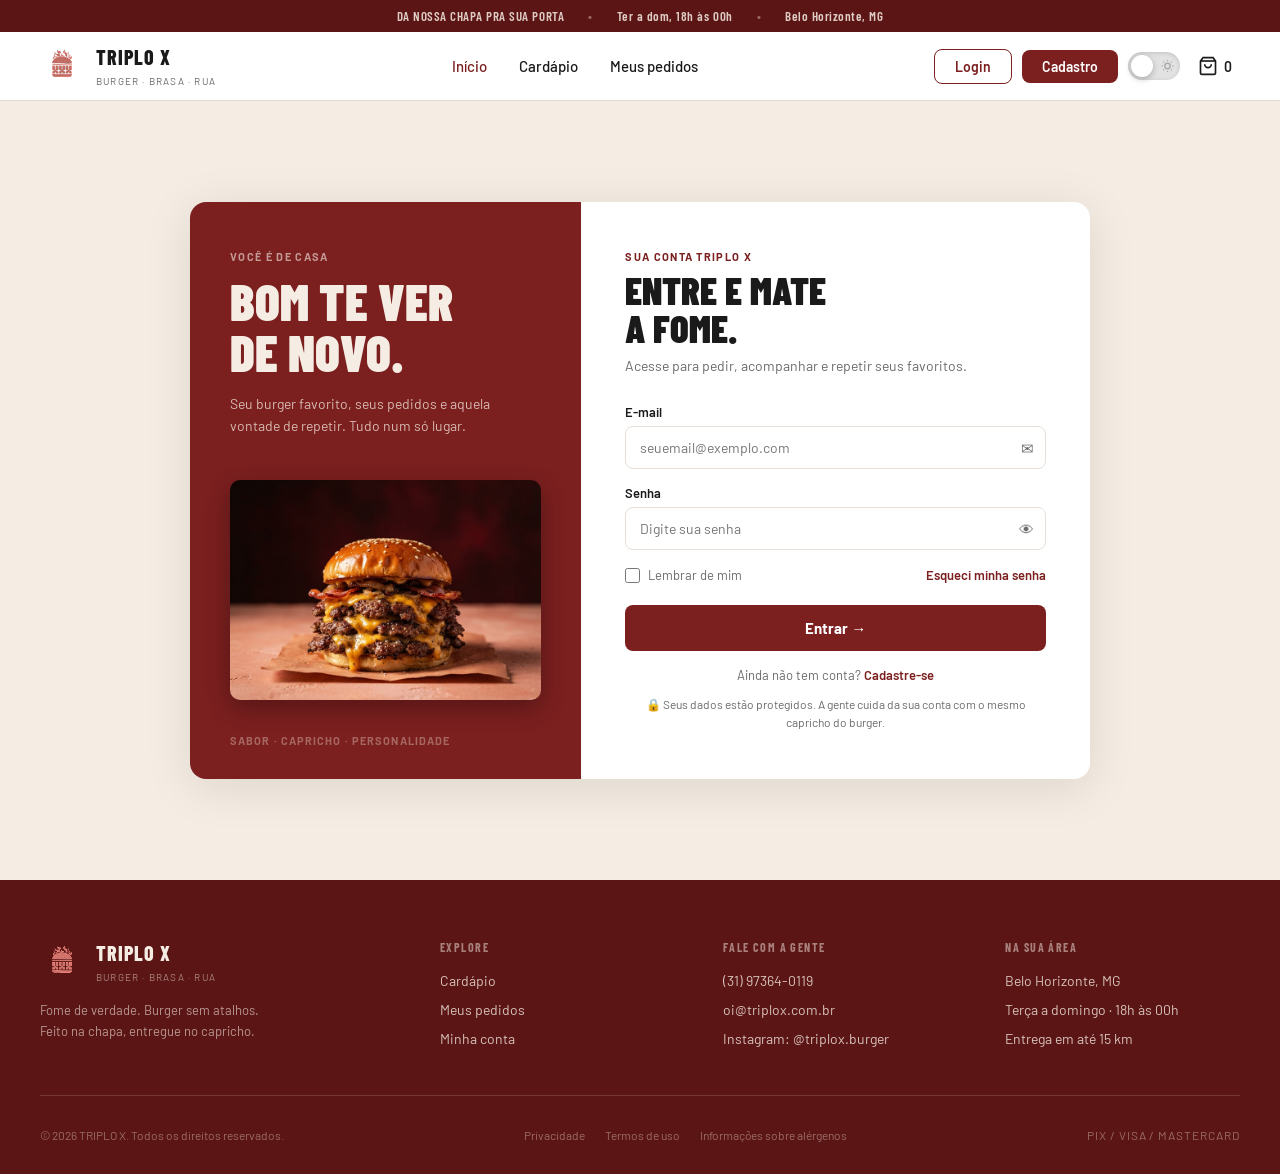
<file: login.html>
<!DOCTYPE html>
<html lang="pt-BR">
<head>
  <meta charset="UTF-8"/>
  <meta name="viewport" content="width=device-width, initial-scale=1.0"/>
  <title>Triplo X · Login</title>
  <link rel="icon" type="image/png" href="image 1.png">
  <link rel="preconnect" href="https://fonts.googleapis.com"/>
  <link rel="preconnect" href="https://fonts.gstatic.com" crossorigin/>
  <link href="https://fonts.googleapis.com/css2?family=Barlow+Condensed:wght@400;600;700;800;900&family=Barlow:wght@400;500;600&display=swap" rel="stylesheet"/>
  <link rel="stylesheet" href="style.css"/>
  <link rel="stylesheet" href="auth.css"/>
</head>
<body>


  <div class="topbar">
    <span>DA NOSSA CHAPA PRA SUA PORTA</span>
    <span class="dot">•</span>
    <span>Ter a dom, 18h às 00h</span>
    <span class="dot">•</span>
    <span>Belo Horizonte, MG</span>
  </div>

  <nav class="navbar">
    <a href="index.html" class="nav-logo">
      <img src="image 1.png" alt="Triplo X Logo" class="logo-img" />
      <div class="logo-text">
        <strong>TRIPLO X</strong>
        <small>Burger · Brasa · Rua</small>
      </div>
    </a>
    
    <div class="nav-links">
      <a href="index.html" class="active">Início</a>
      <a href="cardapio.html">Cardápio</a>
      <a href="meus-pedidos.html">Meus pedidos</a>
    </div>
    <div class="nav-actions">
      <a href="login.html"><button class="btn-outline">Login</button></a>
      <a href="cadastro.html"><button class="btn-solid">Cadastro</button></a>
 
      <button class="theme-toggle" id="themeToggle" aria-label="Alternar tema">
        <span class="theme-toggle-thumb"></span>
        <span class="theme-toggle-icon theme-toggle-sun">
        
          <svg width="13" height="13" viewBox="0 0 24 24" fill="none" stroke="currentColor" stroke-width="2.5">
            <circle cx="12" cy="12" r="5" />
            <line x1="12" y1="1" x2="12" y2="3" />
            <line x1="12" y1="21" x2="12" y2="23" />
            <line x1="4.22" y1="4.22" x2="5.64" y2="5.64" />
            <line x1="18.36" y1="18.36" x2="19.78" y2="19.78" />
            <line x1="1" y1="12" x2="3" y2="12" />
            <line x1="21" y1="12" x2="23" y2="12" />
            <line x1="4.22" y1="19.78" x2="5.64" y2="18.36" />
            <line x1="18.36" y1="5.64" x2="19.78" y2="4.22" />
          </svg>
        </span>
        <span class="theme-toggle-icon theme-toggle-moon">
        
          <svg width="12" height="12" viewBox="0 0 24 24" fill="currentColor" stroke="none">
            <path d="M21 12.79A9 9 0 1 1 11.21 3 7 7 0 0 0 21 12.79z" />
          </svg>
        </span>
      </button>

      <button class="nav-cart" id="cartBtn">
        <svg width="20" height="20" fill="none" stroke="currentColor" stroke-width="2" viewBox="0 0 24 24">
          <path d="M6 2 3 6v14a2 2 0 0 0 2 2h14a2 2 0 0 0 2-2V6l-3-4z" />
          <line x1="3" y1="6" x2="21" y2="6" />
          <path d="M16 10a4 4 0 0 1-8 0" />
        </svg>
        <span id="cartCount">0</span>
      </button>
    </div>
  </nav>


  <main class="auth-page">
    <div class="auth-card">

   
      <div class="auth-left">
        <div class="auth-left-content">
          <p class="auth-left-tag">Você é de casa</p>
          <h2 class="auth-left-title">BOM TE VER<br>DE NOVO.</h2>
          <p class="auth-left-desc">
            Seu burger favorito, seus pedidos e aquela vontade de repetir.
            Tudo num só lugar.
          </p>
        </div>
        <img
          src="Fotografia gastronômica (1).png"
          alt="Triplo X Burger"
          class="auth-left-img"
        />
        <p class="auth-left-bottom">Sabor · Capricho · Personalidade</p>
      </div>

      
      <div class="auth-right">
        <p class="auth-eyebrow">Sua conta Triplo X</p>
        <h2 class="auth-title">ENTRE E MATE<br>A FOME.</h2>
        <p class="auth-sub">
          Acesse para pedir, acompanhar e repetir seus favoritos.
        </p>       

        
        <form class="auth-form" id="loginForm">
          <div class="form-group">
            <label class="form-label">E-mail</label>
            <div class="form-input-wrap">
              <input
                class="form-input"
                type="email"
                id="loginEmail"
                placeholder="seuemail@exemplo.com"
                required
              />
              <span class="form-input-icon">✉</span>
            </div>
          </div>

          <div class="form-group">
            <label class="form-label">Senha</label>
            <div class="form-input-wrap">
              <input
                class="form-input"
                type="password"
                id="loginPwd"
                placeholder="Digite sua senha"
                required
              />
              <button
                type="button"
                class="form-input-icon form-input-btn"
                id="toggleLoginPwd"
              >👁</button>
            </div>
          </div>

          <div class="form-row-check">
            <label class="form-check">
              <input type="checkbox" id="lembrar"/> Lembrar de mim
            </label>
            <a href="#" class="form-link">Esqueci minha senha</a>
          </div>

          <button type="submit" class="btn-auth">Entrar →</button>
        </form>

        <p class="form-footer">
          Ainda não tem conta? <a href="cadastro.html">Cadastre-se</a>
        </p>
        <p class="form-security">
          🔒 Seus dados estão protegidos. A gente cuida da sua conta
          com o mesmo capricho do burger.
        </p>
      </div>

    </div>
  </main>

 
  <footer class="footer">
    <div class="footer-top">
      <div class="footer-brand">
        <div class="nav-logo">
          <img src="image 1.png" alt="Logo Triplo X" class="logo-img logo-img--footer" />
          <div class="logo-text">
            <strong class="logo-white">TRIPLO X</strong>
            <small>Burger · Brasa · Rua</small>
          </div>
        </div>
        <p>Fome de verdade. Burger sem atalhos.<br>Feito na chapa, entregue no capricho.</p>
      </div>
      <div class="footer-col">
        <h4>Explore</h4>
        <ul>
          <li><a href="#">Cardápio</a></li>
          <li><a href="#">Meus pedidos</a></li>
          <li><a href="#">Minha conta</a></li>
        </ul>
      </div>
      <div class="footer-col">
        <h4>Fale com a gente</h4>
        <ul>
          <li><a href="tel:+5531999990303">(31) 97364-0119</a></li>
          <li><a href="mailto:oi@triplox.com.br">oi@triplox.com.br</a></li>
          <li><a href="#">Instagram: @triplox.burger</a></li>
        </ul>
      </div>
      <div class="footer-col">
        <h4>Na sua área</h4>
        <ul>
          <li><a href="#">Belo Horizonte, MG</a></li>
          <li><a href="#">Terça a domingo · 18h às 00h</a></li>
          <li><a href="#">Entrega em até 15 km</a></li>
        </ul>
      </div>
    </div>
    <div class="footer-bottom">
      <p class="footer-copy">© 2026 TRIPLO X. Todos os direitos reservados.</p>
      <div class="footer-legal">
        <a href="#">Privacidade</a>
        <a href="#">Termos de uso</a>
        <a href="#">Informações sobre alérgenos</a>
      </div>
      <p class="footer-payments">PIX / VISA / MASTERCARD</p>
    </div>
  </footer>
  
  <script src="auth.js"></script>
</body>
</html>
</file>
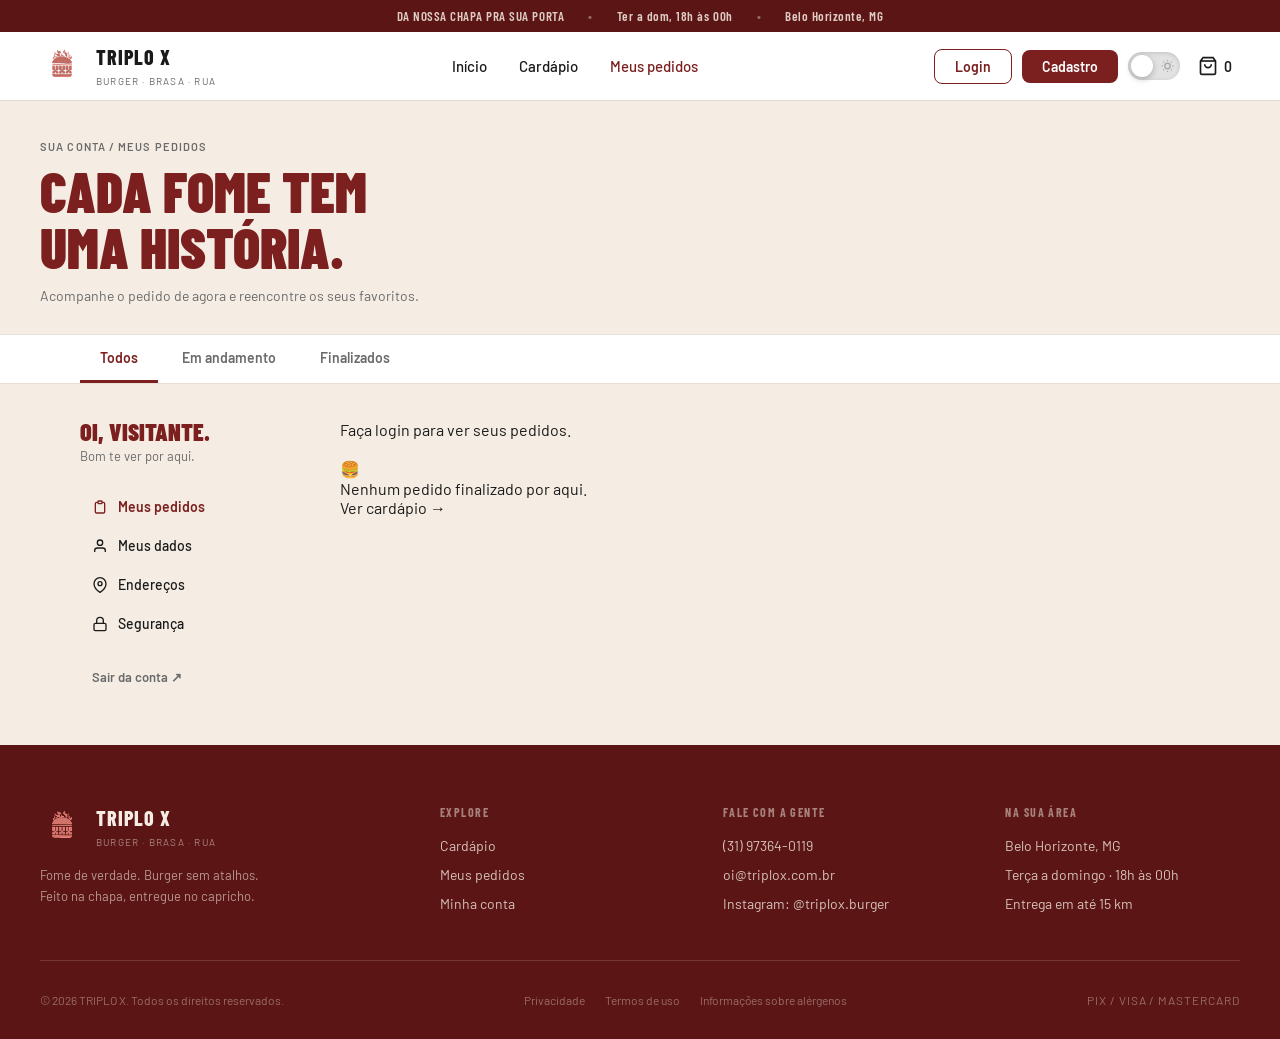
<file: meus-pedidos.html>
<!DOCTYPE html>
<html lang="pt-BR">

<head>
  <meta charset="UTF-8" />
  <meta name="viewport" content="width=device-width, initial-scale=1.0" />
  <title>Triplo X · Meus pedidos</title>
  <link rel="icon" type="image/png" href="image 1.png">
  <link rel="preconnect" href="https://fonts.googleapis.com" />
  <link rel="preconnect" href="https://fonts.gstatic.com" crossorigin />
  <link
    href="https://fonts.googleapis.com/css2?family=Barlow+Condensed:wght@400;600;700;800;900&family=Barlow:wght@400;500;600&display=swap"
    rel="stylesheet" />
  <link rel="stylesheet" href="style.css" />
  <link rel="stylesheet" href="pedidos.css" />
</head>

<body>


  <div class="topbar">
    <span>DA NOSSA CHAPA PRA SUA PORTA</span>
    <span class="dot">•</span>
    <span>Ter a dom, 18h às 00h</span>
    <span class="dot">•</span>
    <span>Belo Horizonte, MG</span>
  </div>


  <nav class="navbar">
    <a href="index.html" class="nav-logo">
      <img src="image 1.png" alt="Triplo X Logo" class="logo-img" />
      <div class="logo-text">
        <strong>TRIPLO X</strong>
        <small>Burger · Brasa · Rua</small>
      </div>
    </a>
    
    <div class="nav-links">
      <a href="index.html" s>Início</a>
      <a href="cardapio.html">Cardápio</a>
      <a href="meus-pedidos.html" class="active">Meus pedidos</a>
    </div>
    <div class="nav-actions">
      <a href="login.html"><button class="btn-outline">Login</button></a>
      <a href="cadastro.html"><button class="btn-solid">Cadastro</button></a>
    
      <button class="theme-toggle" id="themeToggle" aria-label="Alternar tema">
        <span class="theme-toggle-thumb"></span>
        <span class="theme-toggle-icon theme-toggle-sun">
        
          <svg width="13" height="13" viewBox="0 0 24 24" fill="none" stroke="currentColor" stroke-width="2.5">
            <circle cx="12" cy="12" r="5" />
            <line x1="12" y1="1" x2="12" y2="3" />
            <line x1="12" y1="21" x2="12" y2="23" />
            <line x1="4.22" y1="4.22" x2="5.64" y2="5.64" />
            <line x1="18.36" y1="18.36" x2="19.78" y2="19.78" />
            <line x1="1" y1="12" x2="3" y2="12" />
            <line x1="21" y1="12" x2="23" y2="12" />
            <line x1="4.22" y1="19.78" x2="5.64" y2="18.36" />
            <line x1="18.36" y1="5.64" x2="19.78" y2="4.22" />
          </svg>
        </span>
        <span class="theme-toggle-icon theme-toggle-moon">
        
          <svg width="12" height="12" viewBox="0 0 24 24" fill="currentColor" stroke="none">
            <path d="M21 12.79A9 9 0 1 1 11.21 3 7 7 0 0 0 21 12.79z" />
          </svg>
        </span>
      </button>

      <button class="nav-cart" id="cartBtn">
        <svg width="20" height="20" fill="none" stroke="currentColor" stroke-width="2" viewBox="0 0 24 24">
          <path d="M6 2 3 6v14a2 2 0 0 0 2 2h14a2 2 0 0 0 2-2V6l-3-4z" />
          <line x1="3" y1="6" x2="21" y2="6" />
          <path d="M16 10a4 4 0 0 1-8 0" />
        </svg>
        <span id="cartCount">0</span>
      </button>
    </div>
  </nav>

  <section class="pedidos-hero">
    <div class="pedidos-hero-inner">
      <p class="pedidos-breadcrumb">Sua conta / Meus pedidos</p>
      <h1 class="pedidos-hero-title">CADA FOME TEM<br>UMA HISTÓRIA.</h1>
      <p class="pedidos-hero-desc">Acompanhe o pedido de agora e reencontre os seus favoritos.</p>
    </div>
  </section>


  <div class="pedidos-tabs-bar">
    <div class="pedidos-tabs-inner">
      <button class="pedidos-tab active" data-tab="todos">Todos </button>
      <button class="pedidos-tab" data-tab="andamento">Em andamento </button>
      <button class="pedidos-tab" data-tab="finalizados">Finalizados </button>
    </div>
  </div>

 
  <div class="pedidos-layout">


    <aside class="pedidos-sidebar">
      <div class="sidebar-user">
        <p class="sidebar-user-greeting" id="sidebarGreeting">OI, VISITANTE.</p>
        <p class="sidebar-user-sub">Bom te ver por aqui.</p>
      </div>
      <nav class="sidebar-nav">
        <a href="meus-pedidos.html" class="sidebar-nav-item active">
          <svg width="16" height="16" fill="none" stroke="currentColor" stroke-width="2" viewBox="0 0 24 24">
            <path d="M9 5H7a2 2 0 0 0-2 2v12a2 2 0 0 0 2 2h10a2 2 0 0 0 2-2V7a2 2 0 0 0-2-2h-2" />
            <rect x="9" y="3" width="6" height="4" rx="1" />
          </svg>
          Meus pedidos
        </a>
        <a href="#" class="sidebar-nav-item">
          <svg width="16" height="16" fill="none" stroke="currentColor" stroke-width="2" viewBox="0 0 24 24">
            <path d="M20 21v-2a4 4 0 0 0-4-4H8a4 4 0 0 0-4 4v2" />
            <circle cx="12" cy="7" r="4" />
          </svg>
          Meus dados
        </a>
        <a href="#" class="sidebar-nav-item">
          <svg width="16" height="16" fill="none" stroke="currentColor" stroke-width="2" viewBox="0 0 24 24">
            <path d="M21 10c0 7-9 13-9 13s-9-6-9-13a9 9 0 0 1 18 0z" />
            <circle cx="12" cy="10" r="3" />
          </svg>
          Endereços
        </a>
        <a href="#" class="sidebar-nav-item">
          <svg width="16" height="16" fill="none" stroke="currentColor" stroke-width="2" viewBox="0 0 24 24">
            <rect x="3" y="11" width="18" height="11" rx="2" />
            <path d="M7 11V7a5 5 0 0 1 10 0v4" />
          </svg>
          Segurança
        </a>
      </nav>
      <button class="sidebar-sair">Sair da conta ↗</button>
    </aside>


    <div class="pedidos-content">    

    </div>
  </div>


<footer class="footer">
  <div class="footer-top">
    <div class="footer-brand">
      <div class="nav-logo">
        <img src="image 1.png" alt="Logo Triplo X" class="logo-img logo-img--footer" />
        <div class="logo-text">
          <strong class="logo-white">TRIPLO X</strong>
          <small>Burger · Brasa · Rua</small>
        </div>
      </div>
      <p>Fome de verdade. Burger sem atalhos.<br>Feito na chapa, entregue no capricho.</p>
    </div>
    <div class="footer-col">
      <h4>Explore</h4>
      <ul>
        <li><a href="#">Cardápio</a></li>
        <li><a href="#">Meus pedidos</a></li>
        <li><a href="#">Minha conta</a></li>
      </ul>
    </div>
    <div class="footer-col">
      <h4>Fale com a gente</h4>
      <ul>
        <li><a href="tel:+5531999990303">(31) 97364-0119</a></li>
        <li><a href="mailto:oi@triplox.com.br">oi@triplox.com.br</a></li>
        <li><a href="#">Instagram: @triplox.burger</a></li>
      </ul>
    </div>
    <div class="footer-col">
      <h4>Na sua área</h4>
      <ul>
        <li><a href="#">Belo Horizonte, MG</a></li>
        <li><a href="#">Terça a domingo · 18h às 00h</a></li>
        <li><a href="#">Entrega em até 15 km</a></li>
      </ul>
    </div>
  </div>
  <div class="footer-bottom">
    <p class="footer-copy">© 2026 TRIPLO X. Todos os direitos reservados.</p>
    <div class="footer-legal">
      <a href="#">Privacidade</a>
      <a href="#">Termos de uso</a>
      <a href="#">Informações sobre alérgenos</a>
    </div>
    <p class="footer-payments">PIX / VISA / MASTERCARD</p>
  </div>
</footer>

  <script src="main.js"></script>
  <script src="pedidos.js"></script>
</body>

</html>
</file>
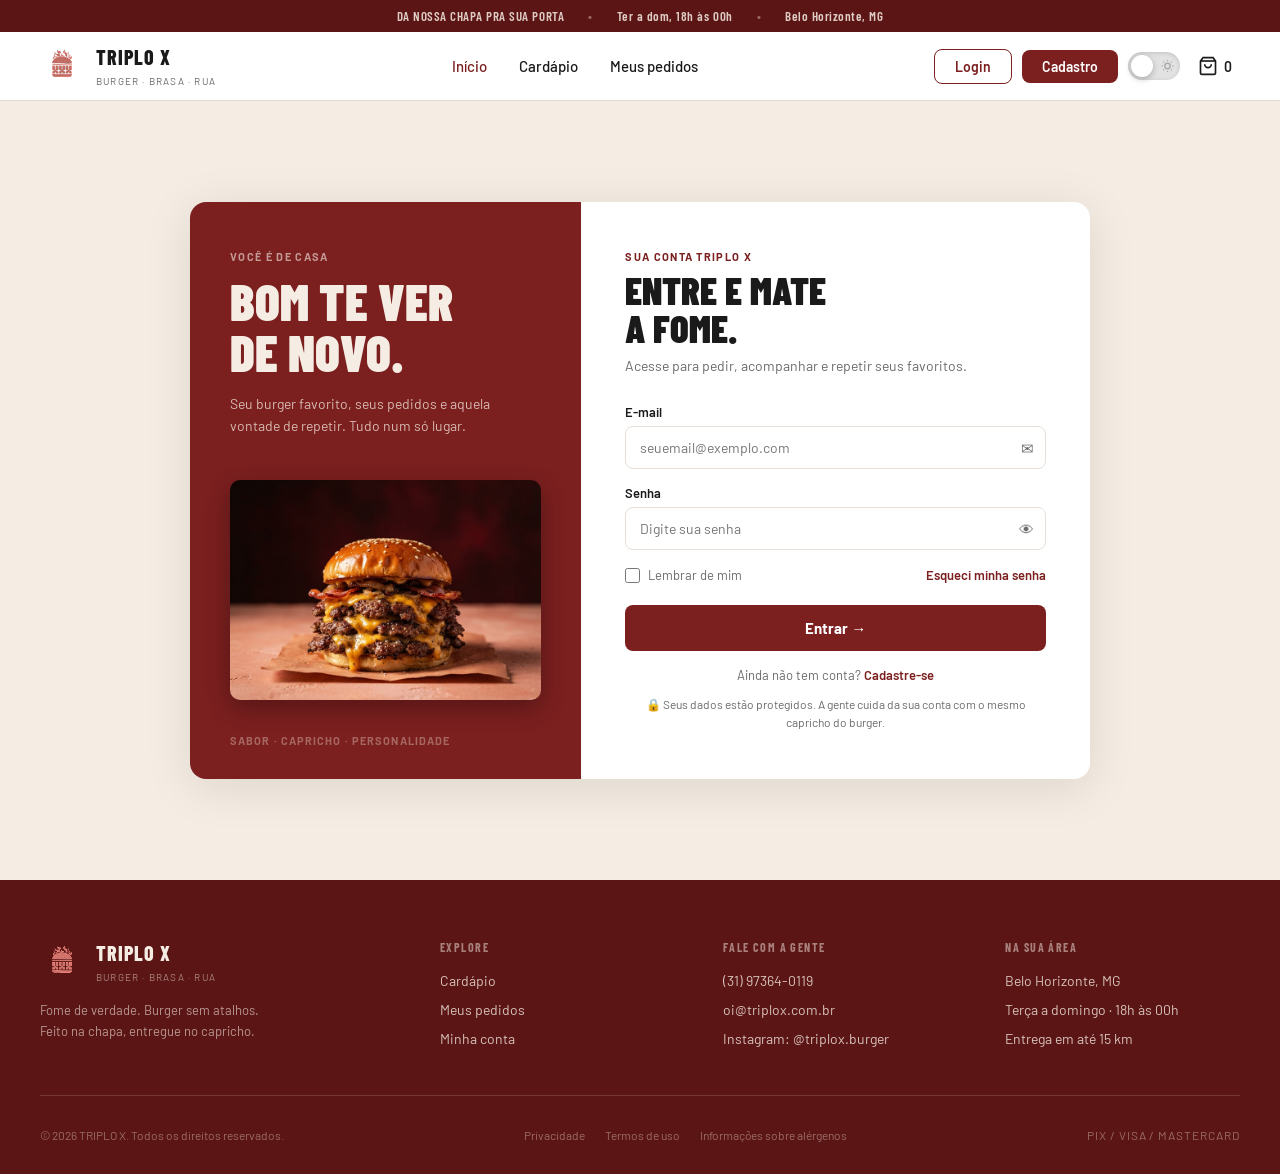
<file: perfil.html>
<!DOCTYPE html>
<html lang="pt-BR">

<head>
  <meta charset="UTF-8" />
  <meta name="viewport" content="width=device-width, initial-scale=1.0" />
  <title>Triplo X · Meu perfil</title>
  <link rel="icon" type="image/png" href="image 1.png">
  <link rel="preconnect" href="https://fonts.googleapis.com" />
  <link rel="preconnect" href="https://fonts.gstatic.com" crossorigin />
  <link
    href="https://fonts.googleapis.com/css2?family=Barlow+Condensed:wght@400;600;700;800;900&family=Barlow:wght@400;500;600&display=swap"
    rel="stylesheet" />
  <link rel="stylesheet" href="style.css" />
  <link rel="stylesheet" href="perfil.css" />
</head>

<body>


  <div class="topbar">
    <span>DA NOSSA CHAPA PRA SUA PORTA</span>
    <span class="dot">•</span>
    <span>Ter a dom, 18h às 00h</span>
    <span class="dot">•</span>
    <span>Belo Horizonte, MG</span>
  </div>


  <nav class="navbar">
    <a href="index.html" class="nav-logo">
      <img src="image 1.png" alt="Triplo X Logo" class="logo-img" />
      <div class="logo-text">
        <strong>TRIPLO X</strong>
        <small>Burger · Brasa · Rua</small>
      </div>
    </a>
    
    <div class="nav-links">
      <a href="index.html" class="active">Início</a>
      <a href="cardapio.html">Cardápio</a>
      <a href="meus-pedidos.html">Meus pedidos</a>
    </div>
    <div class="nav-actions">
      <a href="login.html"><button class="btn-outline">Login</button></a>
      <a href="cadastro.html"><button class="btn-solid">Cadastro</button></a>
 
      <button class="theme-toggle" id="themeToggle" aria-label="Alternar tema">
        <span class="theme-toggle-thumb"></span>
        <span class="theme-toggle-icon theme-toggle-sun">
        
          <svg width="13" height="13" viewBox="0 0 24 24" fill="none" stroke="currentColor" stroke-width="2.5">
            <circle cx="12" cy="12" r="5" />
            <line x1="12" y1="1" x2="12" y2="3" />
            <line x1="12" y1="21" x2="12" y2="23" />
            <line x1="4.22" y1="4.22" x2="5.64" y2="5.64" />
            <line x1="18.36" y1="18.36" x2="19.78" y2="19.78" />
            <line x1="1" y1="12" x2="3" y2="12" />
            <line x1="21" y1="12" x2="23" y2="12" />
            <line x1="4.22" y1="19.78" x2="5.64" y2="18.36" />
            <line x1="18.36" y1="5.64" x2="19.78" y2="4.22" />
          </svg>
        </span>
        <span class="theme-toggle-icon theme-toggle-moon">
         
          <svg width="12" height="12" viewBox="0 0 24 24" fill="currentColor" stroke="none">
            <path d="M21 12.79A9 9 0 1 1 11.21 3 7 7 0 0 0 21 12.79z" />
          </svg>
        </span>
      </button>

      <button class="nav-cart" id="cartBtn">
        <svg width="20" height="20" fill="none" stroke="currentColor" stroke-width="2" viewBox="0 0 24 24">
          <path d="M6 2 3 6v14a2 2 0 0 0 2 2h14a2 2 0 0 0 2-2V6l-3-4z" />
          <line x1="3" y1="6" x2="21" y2="6" />
          <path d="M16 10a4 4 0 0 1-8 0" />
        </svg>
        <span id="cartCount">0</span>
      </button>
    </div>
  </nav>

  
  <section class="perfil-hero">
    <p class="perfil-hero-tag">SUA CONTA / MEUS DADOS</p>
    <h1 class="perfil-hero-title">VOCÊ JÁ É DE CASA.</h1>
    <p class="perfil-hero-desc">Seus dados, seus endereços e suas preferências. Tudo no seu jeito.</p>
  </section>

  
  <div class="perfil-layout">

    
    <aside class="perfil-sidebar">
      <div class="perfil-sidebar-greeting">
        <div class="perfil-avatar" id="perfilAvatar">??</div>
        <h2 class="perfil-user-name" id="perfilNome">CARREGANDO...</h2>
        <p class="perfil-user-since" id="perfilDesde"></p>
      </div>
      <nav class="perfil-nav">
        <a href="meus-pedidos.html" class="perfil-nav-item">
          <svg width="16" height="16" fill="none" stroke="currentColor" stroke-width="2" viewBox="0 0 24 24">
            <path d="M9 11l3 3L22 4" />
            <path d="M21 12v7a2 2 0 0 1-2 2H5a2 2 0 0 1-2-2V5a2 2 0 0 1 2-2h11" />
          </svg>
          Meus pedidos
        </a>
        <a href="perfil.html" class="perfil-nav-item active">
          <svg width="16" height="16" fill="none" stroke="currentColor" stroke-width="2" viewBox="0 0 24 24">
            <path d="M20 21v-2a4 4 0 0 0-4-4H8a4 4 0 0 0-4 4v2" />
            <circle cx="12" cy="7" r="4" />
          </svg>
          Meus dados
        </a>
        <a href="#enderecos" class="perfil-nav-item">
          <svg width="16" height="16" fill="none" stroke="currentColor" stroke-width="2" viewBox="0 0 24 24">
            <path d="M21 10c0 7-9 13-9 13s-9-6-9-13a9 9 0 0 1 18 0z" />
            <circle cx="12" cy="10" r="3" />
          </svg>
          Endereços
        </a>
        <a href="#seguranca" class="perfil-nav-item">
          <svg width="16" height="16" fill="none" stroke="currentColor" stroke-width="2" viewBox="0 0 24 24">
            <rect x="3" y="11" width="18" height="11" rx="2" />
            <path d="M7 11V7a5 5 0 0 1 10 0v4" />
          </svg>
          Segurança
        </a>
      </nav>
      <button class="perfil-sair">
        Sair da conta
        <svg width="14" height="14" fill="none" stroke="currentColor" stroke-width="2" viewBox="0 0 24 24">
          <path d="M9 21H5a2 2 0 0 1-2-2V5a2 2 0 0 1 2-2h4" />
          <polyline points="16 17 21 12 16 7" />
          <line x1="21" y1="12" x2="9" y2="12" />
        </svg>
      </button>
    </aside>

    
    <div class="perfil-content">

      
      <div class="perfil-card perfil-card-user">
        <div class="perfil-avatar" id="perfilAvatarCard">??</div>
        <div class="perfil-user-info">
          <h2 class="perfil-user-name" id="perfilNomeCard">CARREGANDO...</h2>
          <p class="perfil-user-since" id="perfilDesdeCard">...</p>
        </div>
        <span class="perfil-badge-verificado">E-mail verificado</span>
      </div>

      
      <div class="perfil-card" id="meus-dados">
        <h3 class="perfil-card-title">SEUS DADOS.</h3>
        <div class="perfil-form-grid">
          <div class="perfil-field">
            <label>Nome completo</label>
            <input type="text" id="inputNome" placeholder="Seu nome completo" />
          </div>
          <div class="perfil-field">
            <label>E-mail</label>
            <div class="perfil-input-icon">
              <input type="email" id="inputEmail" placeholder="seu@email.com" />
              <svg width="16" height="16" fill="none" stroke="currentColor" stroke-width="2" viewBox="0 0 24 24">
                <path d="M4 4h16c1.1 0 2 .9 2 2v12c0 1.1-.9 2-2 2H4c-1.1 0-2-.9-2-2V6c0-1.1.9-2 2-2z" />
                <polyline points="22,6 12,13 2,6" />
              </svg>
            </div>
          </div>
          <div class="perfil-field">
            <label>Celular</label>
            <input type="tel" id="inputTel" placeholder="(00) 00000-0000" maxlength="15" />
          </div>
          <div class="perfil-field">
            <label>Data de nascimento</label>
            <div class="perfil-input-icon">
              <input type="text" id="inputNasc" placeholder="DD/MM/AAAA" maxlength="10" />
              <svg width="16" height="16" fill="none" stroke="currentColor" stroke-width="2" viewBox="0 0 24 24">
                <rect x="3" y="4" width="18" height="18" rx="2" />
                <line x1="16" y1="2" x2="16" y2="6" />
                <line x1="8" y1="2" x2="8" y2="6" />
                <line x1="3" y1="10" x2="21" y2="10" />
              </svg>
            </div>
          </div>
        </div>
        <p class="perfil-celular-hint">Usamos seu celular apenas para falar sobre seu pedido.</p>
        <div class="perfil-card-actions">
          <button class="btn-salvar" id="btnSalvarDados">Salvar alterações</button>
        </div>
      </div>

      
      <div class="perfil-card" id="enderecos">
        <div class="perfil-card-header">
          <h3 class="perfil-card-title">ONDE A FOME MORA.</h3>
          <button class="btn-novo-endereco">
            Novo endereço
            <svg width="14" height="14" fill="none" stroke="currentColor" stroke-width="2" viewBox="0 0 24 24">
              <line x1="12" y1="5" x2="12" y2="19" />
              <line x1="5" y1="12" x2="19" y2="12" />
            </svg>
          </button>
        </div>
        <div class="perfil-endereco-item">
          <div class="perfil-endereco-icon">
            <svg width="16" height="16" fill="none" stroke="currentColor" stroke-width="2" viewBox="0 0 24 24">
              <path d="M3 9l9-7 9 7v11a2 2 0 0 1-2 2H5a2 2 0 0 1-2-2z" />
              <polyline points="9 22 9 12 15 12 15 22" />
            </svg>
          </div>
          <div class="perfil-endereco-info">
            <div class="perfil-endereco-tags">
              <span class="tag-casa">Casa</span>
              <span class="tag-padrao">Padrão</span>
            </div>
            <p class="perfil-endereco-rua" id="enderecoRua">Rua dos Pinheiros, 870 · Apto 42</p>
            <p class="perfil-endereco-cidade" id="enderecoCidade">Pinheiros · São Paulo, SP · CEP 05423-001</p>
          </div>
          <button class="btn-editar-end">Editar</button>
        </div>
      </div>

      
      <div class="perfil-double">

        
        <div class="perfil-card" id="preferencias">
          <h3 class="perfil-card-title">NO SEU RADAR.</h3>
          <div class="perfil-checks">
            <label class="perfil-check">
              <input type="checkbox" id="prefWhatsapp" checked />
              <span>Receber atualizações do pedido por WhatsApp.</span>
            </label>
            <label class="perfil-check">
              <input type="checkbox" id="prefEmail" />
              <span>Receber promoções e novidades por e-mail.</span>
            </label>
          </div>
          <p class="perfil-check-hint">Você pode mudar suas escolhas a qualquer momento.</p>
        </div>

        
        <div class="perfil-card" id="seguranca">
          <h3 class="perfil-card-title">CONTA PROTEGIDA.</h3>
          <p class="perfil-seguranca-desc">Uma senha forte mantém seus dados seguros.</p>
          <button class="btn-alterar-senha">
            Alterar senha
            <svg width="14" height="14" fill="none" stroke="currentColor" stroke-width="2" viewBox="0 0 24 24">
              <rect x="3" y="11" width="18" height="11" rx="2" />
              <path d="M7 11V7a5 5 0 0 1 10 0v4" />
            </svg>
          </button>
          <button class="btn-excluir-conta">Solicitar exclusão da conta</button>
        </div>

      </div>

    </div>
  </div>


<footer class="footer">
  <div class="footer-top">
    <div class="footer-brand">
      <div class="nav-logo">
        <img src="image 1.png" alt="Logo Triplo X" class="logo-img logo-img--footer" />
        <div class="logo-text">
          <strong class="logo-white">TRIPLO X</strong>
          <small>Burger · Brasa · Rua</small>
        </div>
      </div>
      <p>Fome de verdade. Burger sem atalhos.<br>Feito na chapa, entregue no capricho.</p>
    </div>
    <div class="footer-col">
      <h4>Explore</h4>
      <ul>
        <li><a href="#">Cardápio</a></li>
        <li><a href="#">Meus pedidos</a></li>
        <li><a href="#">Minha conta</a></li>
      </ul>
    </div>
    <div class="footer-col">
      <h4>Fale com a gente</h4>
      <ul>
        <li><a href="tel:+5531999990303">(31) 97364-0119</a></li>
        <li><a href="mailto:oi@triplox.com.br">oi@triplox.com.br</a></li>
        <li><a href="#">Instagram: @triplox.burger</a></li>
      </ul>
    </div>
    <div class="footer-col">
      <h4>Na sua área</h4>
      <ul>
        <li><a href="#">Belo Horizonte, MG</a></li>
        <li><a href="#">Terça a domingo · 18h às 00h</a></li>
        <li><a href="#">Entrega em até 15 km</a></li>
      </ul>
    </div>
  </div>
  <div class="footer-bottom">
    <p class="footer-copy">© 2026 TRIPLO X. Todos os direitos reservados.</p>
    <div class="footer-legal">
      <a href="#">Privacidade</a>
      <a href="#">Termos de uso</a>
      <a href="#">Informações sobre alérgenos</a>
    </div>
    <p class="footer-payments">PIX / VISA / MASTERCARD</p>
  </div>
</footer>

  
  <div class="toast" id="toast">
    <span>✅</span>
    <span id="toastMsg">Alterações salvas!</span>
  </div>

  
<div class="modal-overlay" id="modalEnderecoOverlay">
  <div class="modal-endereco" id="modalEndereco">
    <div class="modal-header">
      <h3 class="modal-title" id="modalEnderecoTitulo">EDITAR ENDEREÇO</h3>
      <button class="modal-fechar" id="modalEnderecoFechar">
        <svg width="18" height="18" fill="none" stroke="currentColor" stroke-width="2" viewBox="0 0 24 24">
          <line x1="18" y1="6" x2="6" y2="18"/><line x1="6" y1="6" x2="18" y2="18"/>
        </svg>
      </button>
    </div>

    <div class="modal-body">
      
      <div class="perfil-field">
        <label>CEP</label>
        <div class="cep-row">
          <input type="text" id="endCep" placeholder="00000-000" maxlength="9" />
          <button class="btn-buscar-cep" id="btnBuscarCepModal">Buscar</button>
        </div>
        <p class="cep-hint" id="cepHintModal"></p>
      </div>

      <div class="perfil-form-grid">
        <div class="perfil-field" style="grid-column: 1 / -1">
          <label>Rua / Logradouro</label>
          <input type="text" id="endRua" placeholder="Rua, Avenida..." />
        </div>
        <div class="perfil-field">
          <label>Número</label>
          <input type="text" id="endNum" placeholder="Ex: 870" />
        </div>
        <div class="perfil-field">
          <label>Complemento</label>
          <input type="text" id="endComp" placeholder="Apto, Bloco..." />
        </div>
        <div class="perfil-field">
          <label>Bairro</label>
          <input type="text" id="endBairro" placeholder="Bairro" />
        </div>
        <div class="perfil-field">
          <label>Cidade</label>
          <input type="text" id="endCidade" placeholder="Cidade" />
        </div>
        <div class="perfil-field">
          <label>UF</label>
          <input type="text" id="endUf" placeholder="MG" maxlength="2" />
        </div>
        <div class="perfil-field">
          <label>Apelido</label>
          <input type="text" id="endApelido" placeholder="Casa, Trabalho..." />
        </div>
      </div>
    </div>

    <div class="modal-footer">
      <button class="btn-cancelar-modal" id="btnCancelarModal">Cancelar</button>
      <button class="btn-salvar" id="btnSalvarEndereco">Salvar endereço</button>
    </div>
  </div>
</div>


  <script src="main.js"></script>
  <script src="perfil.js"></script>
</body>

</html>
</file>
<file: style.css>
*, *::before, *::after {
  box-sizing: border-box;
  margin: 0;
  padding: 0;
}


:root {
  --red:        #7B1F1F;
  --red-dark:   #5C1515;
  --red-light:  #9B2C2C;
  --cream:      #F5EDE3;
  --cream-dark: #EDE0D0;
  --white:      #FFFFFF;
  --black:      #1A1A1A;
  --gray:       #6B6B6B;
  --gray-light: #E8E0D8;
  --font-head:  'Barlow Condensed', sans-serif;
  --font-body:  'Barlow', sans-serif;
}

html { scroll-behavior: smooth; }

body {
  font-family: var(--font-body);
  background: var(--cream);
  color: var(--black);
  overflow-x: hidden;
  transition: background 0.3s, color 0.3s;
}

a { text-decoration: none; color: inherit; }
img { max-width: 100%; display: block; }
button { cursor: pointer; font-family: var(--font-body); border: none; outline: none; }


.topbar {
  background: var(--red-dark);
  color: var(--cream);
  font-family: var(--font-head);
  font-size: 13px;
  font-weight: 600;
  letter-spacing: 0.04em;
  text-align: center;
  padding: 8px 16px;
  display: flex;
  align-items: center;
  justify-content: center;
  gap: 24px;
}
.topbar span { opacity: 0.85; }
.topbar .dot  { opacity: 0.4; }


.navbar {
  background: var(--white);
  display: flex;
  align-items: center;
  justify-content: space-between;
  padding: 0 40px;
  height: 68px;
  position: sticky;
  top: 0;
  z-index: 1000;
  box-shadow: 0 1px 0 rgba(0,0,0,0.08);
  transition: background 0.3s, box-shadow 0.3s;
}

.nav-logo { display: flex; align-items: center; gap: 12px; }

.logo-icon {
  width: 44px; height: 44px;
  background: var(--red);
  border-radius: 6px;
  display: flex; align-items: center; justify-content: center;
  font-family: var(--font-head);
  font-weight: 900;
  font-size: 18px;
  color: var(--cream);
  letter-spacing: -1px;
}

.logo-text strong {
  display: block;
  font-family: var(--font-head);
  font-weight: 800;
  font-size: 20px;
  letter-spacing: 0.05em;
  color: var(--black);
}
.logo-text small {
  font-size: 10px;
  color: var(--gray);
  letter-spacing: 0.12em;
  text-transform: uppercase;
}

.nav-search {
  display: flex;
  align-items: center;
  background: var(--cream);
  border: 1.5px solid var(--gray-light);
  border-radius: 8px;
  padding: 0 14px;
  gap: 8px;
  width: 240px;
  height: 40px;
  transition: background 0.3s, border-color 0.3s;
}
.nav-search svg   { color: var(--gray); flex-shrink: 0; }
.nav-search input {
  border: none; background: transparent;
  font-family: var(--font-body); font-size: 14px;
  color: var(--black); width: 100%;
}
.nav-search input::placeholder { color: var(--gray); }
.nav-search input:focus { outline: none; }

.nav-links { display: flex; align-items: center; gap: 32px; }
.nav-links a {
  font-size: 15px; font-weight: 500;
  color: var(--black);
  transition: color .2s;
}
.nav-links a:hover,
.nav-links a.active { color: var(--red); }

.nav-actions { display: flex; align-items: center; gap: 10px; }

.btn-outline {
  border: 1.5px solid var(--red);
  color: var(--red);
  background: transparent;
  padding: 8px 20px;
  border-radius: 8px;
  font-size: 14px;
  font-weight: 600;
  transition: all .2s;
}
.btn-outline:hover { background: var(--red); color: var(--white); }

.btn-solid {
  background: var(--red);
  color: var(--white);
  padding: 8px 20px;
  border-radius: 8px;
  font-size: 14px;
  font-weight: 600;
  transition: background .2s;
}
.btn-solid:hover { background: var(--red-dark); }

.nav-cart {
  display: flex; align-items: center; gap: 6px;
  font-size: 14px; font-weight: 600;
  color: var(--black);
  background: none; border: none;
  padding: 8px; border-radius: 8px;
  transition: background .2s;
}
.nav-cart:hover { background: var(--cream); }


.hero {
  display: grid;
  grid-template-columns: 1fr 1fr;
  min-height: 480px;
  transition: background 0.3s;
}

.hero-left {
  background: var(--red);
  padding: 60px 56px;
  display: flex;
  flex-direction: column;
  justify-content: center;
}

.hero-eyebrow {
  font-family: var(--font-head);
  font-size: 13px; font-weight: 700;
  letter-spacing: 0.12em;
  text-transform: uppercase;
  color: rgba(255,255,255,0.6);
  margin-bottom: 16px;
}

.hero-title {
  font-family: var(--font-head);
  font-weight: 900;
  font-size: clamp(52px, 6vw, 80px);
  line-height: 0.95;
  color: var(--cream);
  text-transform: uppercase;
  margin-bottom: 24px;
}

.hero-desc {
  font-size: 15px;
  color: rgba(245,237,227,0.8);
  line-height: 1.6;
  max-width: 340px;
  margin-bottom: 36px;
}

.hero-btns { display: flex; gap: 12px; flex-wrap: wrap; }

.btn-hero-primary {
  background: var(--cream);
  color: var(--red);
  padding: 13px 24px;
  border-radius: 8px;
  font-size: 15px; font-weight: 700;
  display: flex; align-items: center; gap: 8px;
  transition: all .2s;
  border: none;
}
.btn-hero-primary:hover { background: var(--white); transform: translateX(2px); }

.btn-hero-secondary {
  background: transparent;
  color: var(--cream);
  padding: 13px 24px;
  border-radius: 8px;
  font-size: 15px; font-weight: 600;
  border: 1.5px solid rgba(245,237,227,0.4);
  transition: all .2s;
}
.btn-hero-secondary:hover {
  border-color: var(--cream);
  background: rgba(245,237,227,0.1);
}

.hero-meta {
  margin-top: 32px;
  display: flex; gap: 20px; flex-wrap: wrap;
  font-size: 13px;
  color: rgba(245,237,227,0.6);
}

.hero-right {
  position: relative;
  overflow: hidden;
  background: #2a0a0a;
}

.hero-img-placeholder {
  width: 100%; height: 100%;
  background: linear-gradient(135deg, #3d0a0a, #8B2020);
  display: flex; align-items: center; justify-content: center;
  font-size: 140px;
  min-height: 480px;
}

.hero-tag {
  position: absolute;
  top: 20px; left: 20px;
  background: var(--cream);
  border-radius: 20px;
  padding: 6px 14px;
  font-size: 12px; font-weight: 700;
  letter-spacing: 0.06em;
  text-transform: uppercase;
  color: var(--red);
}

.hero-badge {
  position: absolute;
  bottom: 24px; right: 24px;
  background: rgba(255,255,255,0.95);
  border-radius: 10px;
  padding: 14px 18px;
  max-width: 220px;
  box-shadow: 0 8px 24px rgba(0,0,0,0.2);
}
.hero-badge p     { font-size: 13px; font-weight: 600; color: var(--black); margin-bottom: 4px; }
.hero-badge small { font-size: 12px; color: var(--gray); }


.ticker {
  background: var(--black);
  color: var(--cream);
  padding: 14px 0;
  overflow: hidden;
  white-space: nowrap;
  transition: background 0.3s;
}

.ticker-inner {
  display: inline-flex;
  gap: 48px;
  animation: ticker 15s linear infinite;
}

.ticker-item {
  font-family: var(--font-head);
  font-size: 14px; font-weight: 700;
  letter-spacing: 0.1em;
  text-transform: uppercase;
  display: flex; align-items: center; gap: 16px;
}
.ticker-item::after { content: '×'; color: var(--red-light); }

@keyframes ticker {
  from { transform: translateX(0); }
  to   { transform: translateX(-50%); }
}


.section    { padding: 80px 40px; }
.container  { max-width: 1100px; margin: 0 auto; }

.section-eyebrow {
  font-family: var(--font-head);
  font-size: 12px; font-weight: 700;
  letter-spacing: 0.14em;
  text-transform: uppercase;
  color: var(--red);
  margin-bottom: 10px;
}

.section-title {
  font-family: var(--font-head);
  font-weight: 900;
  font-size: clamp(32px, 4vw, 52px);
  line-height: 1;
  color: var(--red);
  text-transform: uppercase;
  margin-bottom: 10px;
}

.section-sub {
  font-size: 15px;
  color: var(--gray);
  line-height: 1.6;
}


.produtos { background: var(--cream); transition: background 0.3s; }

.produtos-header {
  display: flex;
  align-items: flex-end;
  justify-content: space-between;
  margin-bottom: 40px;
  flex-wrap: wrap;
  gap: 16px;
}

.btn-ver-cardapio {
  border: 1.5px solid var(--red);
  color: var(--red);
  background: transparent;
  padding: 10px 20px;
  border-radius: 8px;
  font-size: 14px; font-weight: 600;
  display: flex; align-items: center; gap: 6px;
  transition: all .2s;
  white-space: nowrap;
}
.btn-ver-cardapio:hover { background: var(--red); color: var(--white); }

.produtos-grid {
  display: grid;
  grid-template-columns: repeat(3, 1fr);
  gap: 24px;
}

.card-produto {
  background: var(--white);
  border-radius: 12px;
  overflow: hidden;
  box-shadow: 0 2px 12px rgba(0,0,0,0.06);
  transition: transform .25s, box-shadow .25s, background 0.3s;
}
.card-produto:hover {
  transform: translateY(-4px);
  box-shadow: 0 8px 28px rgba(0,0,0,0.12);
}

.card-img-placeholder {
  width: 100%; height: 220px;
  background: linear-gradient(135deg, #c8a882, #8B4513);
  display: flex; align-items: center; justify-content: center;
  font-size: 64px;
}

.card-body    { padding: 20px; }

.card-tag {
  font-size: 11px; font-weight: 700;
  letter-spacing: 0.1em;
  text-transform: uppercase;
  color: var(--gray);
  margin-bottom: 6px;
}

.card-name {
  font-family: var(--font-head);
  font-weight: 800; font-size: 22px;
  color: var(--red);
  text-transform: uppercase;
  margin-bottom: 8px;
}

.card-desc {
  font-size: 13px; color: var(--gray);
  line-height: 1.5; margin-bottom: 16px;
}

.card-footer {
  display: flex;
  align-items: center;
  justify-content: space-between;
}

.card-price {
  font-family: var(--font-head);
  font-weight: 800; font-size: 22px;
  color: var(--black);
  transition: color 0.3s;
}

.btn-add {
  background: var(--red);
  color: var(--white);
  padding: 10px 18px;
  border-radius: 8px;
  font-size: 14px; font-weight: 700;
  display: flex; align-items: center; gap: 6px;
  transition: background .2s, transform .15s;
}
.btn-add:hover  { background: var(--red-dark); transform: scale(1.04); }
.btn-add.added  { background: #2d7a2d; }


.combo-banner {
  margin: 0 40px 80px;
  border-radius: 16px;
  overflow: hidden;
  display: grid;
  grid-template-columns: 1fr 1fr;
  min-height: 280px;
  background: var(--red);
}

.combo-img {
  background: linear-gradient(135deg, #8B4513, #2a0a0a);
  display: flex; align-items: center; justify-content: center;
  font-size: 80px;
}

.combo-content {
  padding: 48px;
  display: flex; flex-direction: column; justify-content: center;
}

.combo-eyebrow {
  font-size: 12px; font-weight: 700;
  letter-spacing: 0.14em; text-transform: uppercase;
  color: rgba(245,237,227,0.6);
  margin-bottom: 12px;
}

.combo-title {
  font-family: var(--font-head);
  font-weight: 900;
  font-size: clamp(32px, 3.5vw, 48px);
  line-height: 1;
  color: var(--cream);
  text-transform: uppercase;
  margin-bottom: 12px;
}

.combo-desc {
  font-size: 14px;
  color: rgba(245,237,227,0.75);
  margin-bottom: 24px; line-height: 1.5;
}

.combo-price {
  font-family: var(--font-head);
  font-weight: 800; font-size: 32px;
  color: var(--cream);
  margin-bottom: 20px;
}

.btn-combo {
  background: rgba(245,237,227,0.15);
  color: var(--cream);
  border: 1.5px solid rgba(245,237,227,0.5);
  padding: 12px 24px;
  border-radius: 8px;
  font-size: 15px; font-weight: 700;
  display: inline-flex; align-items: center; gap: 8px;
  align-self: flex-start;
  transition: all .2s;
}
.btn-combo:hover {
  background: rgba(245,237,227,0.25);
  border-color: var(--cream);
}


.sobre { background: var(--cream); transition: background 0.3s; }

.sobre-inner {
  display: grid;
  grid-template-columns: 1fr 1fr;
  gap: 80px;
  align-items: center;
}

.sobre-img {
  border-radius: 12px;
  overflow: hidden;
  height: 380px;
  background: linear-gradient(135deg, #1a0a0a, #4a1a1a);
  display: flex; align-items: center; justify-content: center;
  font-size: 100px;
}

.sobre-text {
  font-size: 15px; color: var(--gray);
  line-height: 1.7; margin-bottom: 16px;
  transition: color 0.3s;
}

.sobre-tags { display: flex; gap: 24px; margin-top: 28px; }

.sobre-tag {
  font-family: var(--font-head);
  font-size: 13px; font-weight: 700;
  letter-spacing: 0.08em;
  text-transform: uppercase;
  color: var(--red);
}


.como { background: var(--cream-dark); transition: background 0.3s; }

.como-steps {
  display: grid;
  grid-template-columns: repeat(3, 1fr);
  gap: 40px;
  margin-top: 56px;
}

.step { display: flex; flex-direction: column; gap: 12px; }

.step-num {
  font-family: var(--font-head);
  font-size: 48px; font-weight: 900;
  color: var(--red); line-height: 1;
}

.step-icon   { font-size: 28px; }

.step-title {
  font-family: var(--font-head);
  font-weight: 800; font-size: 18px;
  text-transform: uppercase;
  color: var(--black);
  letter-spacing: 0.04em;
  transition: color 0.3s;
}

.step-desc { font-size: 14px; color: var(--gray); line-height: 1.6; transition: color 0.3s; }


.cobertura {
  background: var(--red);
  padding: 64px 40px;
}

.cobertura-inner {
  max-width: 1100px; margin: 0 auto;
  display: grid;
  grid-template-columns: 1fr 1fr;
  gap: 80px;
  align-items: center;
}

.cobertura-left .section-eyebrow { color: rgba(245,237,227,0.6); }
.cobertura-left .section-title   { color: var(--cream); }
.cobertura-left .section-sub     { color: rgba(245,237,227,0.7); }

.cobertura-right { display: flex; flex-direction: column; gap: 10px; }

.cobertura-label {
  font-size: 13px; font-weight: 600;
  color: rgba(245,237,227,0.8);
}

.cobertura-sublabel {
  font-size: 13px;
  color: rgba(245,237,227,0.7);
}

.cep-form { display: flex; gap: 10px; }

.cep-input {
  flex: 1;
  background: rgba(255,255,255,0.12);
  border: 1.5px solid rgba(245,237,227,0.3);
  border-radius: 8px;
  padding: 12px 16px;
  font-size: 15px;
  color: var(--cream);
  font-family: var(--font-body);
  transition: border-color .2s;
}
.cep-input::placeholder { color: rgba(245,237,227,0.4); }
.cep-input:focus {
  outline: none;
  border-color: var(--cream);
  background: rgba(255,255,255,0.18);
}

.btn-cep {
  background: var(--cream);
  color: var(--red);
  padding: 12px 24px;
  border-radius: 8px;
  font-size: 14px; font-weight: 700;
  border: none;
  transition: all .2s;
  white-space: nowrap;
}
.btn-cep:hover { background: var(--white); }

.cep-hint {
  font-size: 12px;
  color: rgba(245,237,227,0.5);
}

.cep-result {
  font-size: 14px; font-weight: 600;
  padding: 10px 14px;
  border-radius: 8px;
  display: none;
}
.cep-result.ok  { background: rgba(255,255,255,0.15); color: var(--cream); display: block; }
.cep-result.err { background: rgba(0,0,0,0.2); color: #ffaaaa; display: block; }


.reviews { background: var(--cream); transition: background 0.3s; }

.reviews-header {
  display: flex;
  align-items: flex-end;
  justify-content: space-between;
  margin-bottom: 40px;
  flex-wrap: wrap; gap: 16px;
}

.reviews-rating {
  display: flex; align-items: center; gap: 8px;
  font-size: 15px; font-weight: 600; color: var(--black);
  transition: color 0.3s;
}

.stars { color: #D4A017; font-size: 18px; }

.reviews-grid {
  display: grid;
  grid-template-columns: repeat(3, 1fr);
  gap: 20px;
}

.review-card {
  background: var(--white);
  border-radius: 12px;
  padding: 24px;
  box-shadow: 0 2px 10px rgba(0,0,0,0.05);
  transition: background 0.3s, box-shadow 0.3s;
}

.review-stars  { color: #D4A017; font-size: 16px; margin-bottom: 12px; }
.review-text   { font-size: 14px; color: var(--black); line-height: 1.6; margin-bottom: 16px; transition: color 0.3s; }
.review-author { font-size: 13px; color: var(--gray); font-weight: 500; transition: color 0.3s; }
.review-author strong { color: var(--black); transition: color 0.3s; }


.faq { background: var(--cream); transition: background 0.3s; }

.faq-inner {
  display: grid;
  grid-template-columns: 1fr 1.6fr;
  gap: 80px;
  align-items: start;
}

.faq-left .section-sub { margin-bottom: 24px; }

.btn-whatsapp {
  display: inline-flex; align-items: center; gap: 8px;
  border: 1.5px solid var(--red);
  color: var(--red);
  background: transparent;
  padding: 12px 20px;
  border-radius: 8px;
  font-size: 14px; font-weight: 600;
  transition: all .2s;
}
.btn-whatsapp:hover { background: var(--red); color: var(--white); }

.faq-list { display: flex; flex-direction: column; }

.faq-item { border-bottom: 1px solid var(--gray-light); transition: border-color 0.3s; }
.faq-item:first-child { border-top: 1px solid var(--gray-light); }

.faq-question {
  width: 100%; background: none; border: none;
  padding: 20px 0;
  display: flex; align-items: center; justify-content: space-between;
  font-size: 15px; font-weight: 600;
  color: var(--red);
  text-align: left; cursor: pointer; gap: 16px;
  transition: color .2s;
}
.faq-question:hover { color: var(--red-dark); }

.faq-icon {
  font-size: 20px; font-weight: 300;
  color: var(--red); flex-shrink: 0;
  transition: transform .3s;
  line-height: 1;
}
.faq-item.open .faq-icon { transform: rotate(45deg); }

.faq-answer {
  font-size: 14px; color: var(--gray);
  line-height: 1.7;
  max-height: 0; overflow: hidden;
  transition: max-height .35s ease, padding-bottom .35s ease, color 0.3s;
}
.faq-item.open .faq-answer {
  max-height: 200px;
  padding-bottom: 20px;
}


.cta-final {
  background: var(--red);
  padding: 100px 40px;
  text-align: center;
}

.cta-final .section-eyebrow { color: rgba(245,237,227,0.6); }

.cta-final-title {
  font-family: var(--font-head);
  font-weight: 900;
  font-size: clamp(40px, 6vw, 72px);
  color: var(--cream);
  text-transform: uppercase;
  line-height: 1;
  margin: 12px 0 16px;
}

.cta-final-sub {
  font-size: 16px;
  color: rgba(245,237,227,0.7);
  margin-bottom: 36px;
}

.btn-cta-final {
  background: var(--cream);
  color: var(--red);
  padding: 16px 36px;
  border-radius: 10px;
  font-size: 16px; font-weight: 700;
  display: inline-flex; align-items: center; gap: 10px;
  transition: all .2s; border: none;
}
.btn-cta-final:hover {
  background: var(--white);
  transform: translateY(-2px);
  box-shadow: 0 8px 24px rgba(0,0,0,0.2);
}


.footer {
  background: var(--red-dark);
  color: var(--cream);
  padding: 60px 40px 32px;
  transition: background 0.3s;
}

.footer-top {
  display: grid;
  grid-template-columns: 1.5fr 1fr 1fr 1fr;
  gap: 48px;
  padding-bottom: 48px;
  border-bottom: 1px solid rgba(245,237,227,0.15);
  margin-bottom: 32px;
}

.footer-brand .logo-text strong { color: var(--cream); }
.footer-brand .logo-text small  { color: rgba(245,237,227,0.5); }
.footer-brand p {
  font-size: 13px;
  color: rgba(245,237,227,0.6);
  line-height: 1.6; margin-top: 16px;
}

.footer-col h4 {
  font-family: var(--font-head);
  font-size: 12px; font-weight: 700;
  letter-spacing: 0.12em; text-transform: uppercase;
  color: rgba(245,237,227,0.5);
  margin-bottom: 16px;
}

.footer-col ul {
  list-style: none;
  display: flex; flex-direction: column; gap: 10px;
}

.footer-col ul li a {
  font-size: 14px;
  color: rgba(245,237,227,0.8);
  transition: color .2s;
}
.footer-col ul li a:hover { color: var(--cream); }

.footer-bottom {
  display: flex;
  align-items: center;
  justify-content: space-between;
  flex-wrap: wrap; gap: 12px;
}

.footer-copy     { font-size: 12px; color: rgba(245,237,227,0.4); }
.footer-legal    { display: flex; gap: 20px; }
.footer-legal a  { font-size: 12px; color: rgba(245,237,227,0.4); transition: color .2s; }
.footer-legal a:hover { color: rgba(245,237,227,0.8); }
.footer-payments { font-size: 12px; color: rgba(245,237,227,0.4); letter-spacing: 0.08em; }


.cart-overlay {
  position: fixed; inset: 0;
  background: rgba(0,0,0,0.5);
  z-index: 2000;
  opacity: 0; pointer-events: none;
  transition: opacity .3s;
}
.cart-overlay.open { opacity: 1; pointer-events: all; }

.cart-sidebar {
  position: fixed;
  top: 0; right: 0;
  width: 380px; height: 100vh;
  background: var(--white);
  z-index: 2001;
  transform: translateX(100%);
  transition: transform .35s cubic-bezier(.4,0,.2,1);
  display: flex; flex-direction: column;
  box-shadow: -8px 0 32px rgba(0,0,0,0.15);
}
.cart-sidebar.open { transform: translateX(0); }

.cart-header {
  padding: 24px;
  border-bottom: 1px solid var(--gray-light);
  display: flex; align-items: center; justify-content: space-between;
}
.cart-header h3 {
  font-family: var(--font-head);
  font-size: 22px; font-weight: 800;
  text-transform: uppercase;
}

.cart-close {
  background: none; border: none;
  font-size: 24px; color: var(--gray);
  cursor: pointer; padding: 4px;
  transition: color .2s;
}
.cart-close:hover { color: var(--black); }

.cart-items { flex: 1; overflow-y: auto; padding: 20px 24px; }

.cart-empty {
  display: flex; flex-direction: column;
  align-items: center; justify-content: center;
  height: 100%; gap: 12px; color: var(--gray);
}
.cart-empty-icon { font-size: 48px; }
.cart-empty p    { font-size: 15px; font-weight: 500; }

.cart-item {
  display: flex; gap: 14px;
  padding: 16px 0;
  border-bottom: 1px solid var(--gray-light);
}

.cart-item-img {
  width: 64px; height: 64px;
  border-radius: 8px;
  background: var(--cream);
  display: flex; align-items: center; justify-content: center;
  font-size: 28px; flex-shrink: 0;
}

.cart-item-info  { flex: 1; }
.cart-item-name  { font-weight: 700; font-size: 14px; margin-bottom: 4px; }
.cart-item-price { font-size: 13px; color: var(--gray); }

.cart-item-qty {
  display: flex; align-items: center; gap: 10px;
  margin-top: 8px;
}

.qty-btn {
  width: 28px; height: 28px;
  border-radius: 6px;
  border: 1.5px solid var(--gray-light);
  background: none; font-size: 16px;
  display: flex; align-items: center; justify-content: center;
  cursor: pointer; transition: all .2s;
}
.qty-btn:hover { border-color: var(--red); color: var(--red); }

.qty-num {
  font-weight: 700; font-size: 14px;
  min-width: 20px; text-align: center;
}

.cart-footer {
  padding: 20px 24px;
  border-top: 1px solid var(--gray-light);
  display: none;
}
.cart-footer.visible { display: block; }

.cart-total {
  display: flex; justify-content: space-between;
  font-weight: 700; font-size: 16px;
  margin-bottom: 16px;
}

.btn-checkout {
  width: 100%;
  background: var(--red); color: var(--white);
  padding: 14px; border-radius: 10px;
  font-size: 16px; font-weight: 700; border: none;
  transition: background .2s;
}
.btn-checkout:hover { background: var(--red-dark); }


.toast {
  position: fixed;
  bottom: 32px; right: 32px;
  background: var(--black); color: var(--white);
  padding: 14px 20px;
  border-radius: 10px;
  font-size: 14px; font-weight: 500;
  z-index: 3000;
  transform: translateY(80px);
  opacity: 0;
  transition: all .35s cubic-bezier(.4,0,.2,1);
  display: flex; align-items: center; gap: 10px;
  box-shadow: 0 8px 24px rgba(0,0,0,0.25);
  pointer-events: none;
}
.toast.show { transform: translateY(0); opacity: 1; }


@media (max-width: 1024px) {
  .navbar { padding: 0 24px; }
  .nav-search { width: 180px; }
}

@media (max-width: 900px) {
  .hero              { grid-template-columns: 1fr; }
  .hero-img-placeholder { min-height: 300px; }
  .produtos-grid     { grid-template-columns: 1fr 1fr; }
  .combo-banner      { grid-template-columns: 1fr; margin: 0 20px 60px; }
  .combo-img         { height: 220px; }
  .sobre-inner       { grid-template-columns: 1fr; gap: 40px; }
  .como-steps        { grid-template-columns: 1fr; }
  .cobertura-inner   { grid-template-columns: 1fr; gap: 40px; }
  .reviews-grid      { grid-template-columns: 1fr; }
  .faq-inner         { grid-template-columns: 1fr; gap: 40px; }
  .footer-top        { grid-template-columns: 1fr 1fr; }
  .section           { padding: 60px 20px; }
  .nav-search        { display: none; }
}

@media (max-width: 600px) {
  .produtos-grid  { grid-template-columns: 1fr; }
  .footer-top     { grid-template-columns: 1fr; }
  .topbar         { font-size: 11px; gap: 12px; }
  .hero-left      { padding: 40px 24px; }
  .cart-sidebar   { width: 100%; }
}


.logo-img {
  width: 44px;
  height: 44px;
  object-fit: contain;
  border-radius: 6px;
}

.logo-img--footer {
  filter: brightness(1.1);
}

.logo-white { color: #F5EDE3 !important; }


.hero-img {
  width: 100%;
  height: 100%;
  object-fit: cover;
  object-position: center;
  display: block;
  min-height: 480px;
  transition: transform .6s ease;
}

.hero-right:hover .hero-img {
  transform: scale(1.03);
}


.card-img {
  width: 100%;
  height: 220px;
  object-fit: cover;
  object-position: center;
  display: block;
  transition: transform .4s ease;
}

.card-produto:hover .card-img {
  transform: scale(1.05);
}


.combo-img-real {
  width: 100%;
  height: 100%;
  object-fit: cover;
  object-position: center;
  display: block;
  min-height: 280px;
}


.sobre-img-wrap {
  border-radius: 12px;
  overflow: hidden;
  height: 380px;
  flex-shrink: 0;
}

.sobre-img-real {
  width: 100%;
  height: 100%;
  object-fit: cover;
  object-position: center top;
  display: block;
  transition: transform .5s ease;
}

.sobre-img-wrap:hover .sobre-img-real {
  transform: scale(1.04);
}


.step-icon {
  display: flex;
  align-items: center;
  margin-bottom: 4px;
}

.step-icon img {
  width: 32px;
  height: 32px;
  object-fit: contain;
  transition: transform .3s ease;
}

.step:hover .step-icon img {
  transform: scale(1.15);
}


.theme-toggle {
  position: relative;
  width: 52px;
  height: 28px;
  border-radius: 999px;
  background: #e2e2e2;
  border: none;
  cursor: pointer;
  padding: 0;
  flex-shrink: 0;
  transition: background 0.35s ease;
  box-shadow: inset 0 1px 4px rgba(0,0,0,0.15);
}

.theme-toggle-thumb {
  position: absolute;
  top: 3px;
  left: 3px;
  width: 22px;
  height: 22px;
  border-radius: 50%;
  background: #ffffff;
  box-shadow: 0 2px 6px rgba(0,0,0,0.25);
  transition: transform 0.35s cubic-bezier(.4,0,.2,1), background 0.35s;
  z-index: 2;
}

.theme-toggle-icon {
  position: absolute;
  top: 50%;
  transform: translateY(-50%);
  display: flex;
  align-items: center;
  justify-content: center;
  transition: opacity 0.25s;
  z-index: 1;
}

.theme-toggle-sun  { right: 6px; color: #aaa; opacity: 1; }
.theme-toggle-moon { left: 7px;  color: #aaa; opacity: 0; }

body.dark .theme-toggle        { background: #1a1a1a; box-shadow: inset 0 1px 4px rgba(0,0,0,0.5); }
body.dark .theme-toggle-thumb  { transform: translateX(24px); background: #2e2e2e; box-shadow: 0 2px 6px rgba(0,0,0,0.5); }
body.dark .theme-toggle-sun    { opacity: 0; }
body.dark .theme-toggle-moon   { opacity: 1; color: #888; }

/* ===========================
   DARK MODE 
=========================== */
body.dark {
  background: #111111;
  color: #f0f0f0;
}


body.dark .topbar { background: #0a0a0a; color: #666; }


body.dark .navbar          { background: #111; box-shadow: 0 1px 0 #222; }
body.dark .logo-text strong { color: #f0f0f0; }
body.dark .logo-text small  { color: #666; }
body.dark .nav-links a      { color: #ccc; }
body.dark .nav-links a:hover,
body.dark .nav-links a.active { color: var(--red); }
body.dark .nav-search       { background: #1e1e1e; border-color: #2e2e2e; }
body.dark .nav-search input { color: #f0f0f0; }
body.dark .nav-search input::placeholder { color: #555; }
body.dark .nav-search svg   { color: #555; }
body.dark .nav-cart         { color: #ccc; }
body.dark .nav-cart:hover   { background: #1e1e1e; }
body.dark .btn-outline      { border-color: #555; color: #ccc; }
body.dark .btn-outline:hover { background: #2e2e2e; color: #fff; }


body.dark .ticker { background: #0a0a0a; }


body.dark .hero-badge        { background: #1e1e1e; box-shadow: 0 8px 24px rgba(0,0,0,0.4); }
body.dark .hero-badge p      { color: #f0f0f0; }
body.dark .hero-badge small  { color: #888; }
body.dark .hero-tag          { background: #1e1e1e; color: var(--red); }


body.dark .produtos,
body.dark .sobre,
body.dark .reviews,
body.dark .faq { background: #111111; }

body.dark .como { background: #161616; }


body.dark .section-sub    { color: #888; }
body.dark .card-tag       { color: #666; }
body.dark .card-desc      { color: #888; }
body.dark .sobre-text     { color: #888; }
body.dark .step-desc      { color: #888; }
body.dark .review-text    { color: #ccc; }
body.dark .review-author  { color: #666; }
body.dark .review-author strong { color: #ccc; }
body.dark .faq-answer     { color: #888; }


body.dark .card-produto   { background: #1a1a1a; box-shadow: 0 2px 12px rgba(0,0,0,0.3); }
body.dark .card-produto:hover { box-shadow: 0 8px 28px rgba(0,0,0,0.5); }
body.dark .card-price     { color: #f0f0f0; }


body.dark .review-card    { background: #1a1a1a; box-shadow: 0 2px 10px rgba(0,0,0,0.3); }
body.dark .reviews-rating { color: #ccc; }


body.dark .step-title     { color: #f0f0f0; }


body.dark .faq-item       { border-color: #2e2e2e; }
body.dark .faq-question   { color: var(--red); }


body.dark .card-cardapio       { background: #1a1a1a; border-color: #2e2e2e; }
body.dark .card-cardapio:hover { border-color: #444; box-shadow: 0 8px 32px rgba(0,0,0,0.4); }
body.dark .card-cardapio-name  { color: #f0f0f0; }
body.dark .card-cardapio-desc,
body.dark .card-cardapio-tag   { color: #888; }
body.dark .card-cardapio-body  { background: #1a1a1a; }
body.dark .card-cardapio-price { color: #f0f0f0; }


body.dark .cardapio-sidebar  { background: #161616; border-color: #2e2e2e; }
body.dark .sidebar-title     { color: #f0f0f0; }
body.dark .sidebar-label     { color: #555; }
body.dark .cat-item          { color: #aaa; }
body.dark .cat-item:hover    { color: #f0f0f0; background: #222; }
body.dark .cat-item.active   { background: var(--red); color: #fff; }
body.dark .sidebar-check     { color: #aaa; }
body.dark .btn-limpar        { border-color: #333; color: #666; }
body.dark .btn-limpar:hover  { background: #222; color: #ccc; }


body.dark .cardapio-hero       { background: #161616; border-bottom-color: #2e2e2e; }
body.dark .cardapio-hero-tag   { color: #666; }
body.dark .cardapio-hero-title { color: var(--red); }
body.dark .cardapio-hero-desc  { color: #888; }
body.dark .cardapio-status     { color: #888; }
body.dark .cardapio-endereco   { background: #161616; border-top-color: #2e2e2e; color: #888; }


body.dark .cardapio-search-bar  { background: #111; border-bottom-color: #222; }
body.dark .cardapio-search-wrap { background: #1a1a1a; border-color: #2e2e2e; }
body.dark .cardapio-search-input { color: #f0f0f0; }
body.dark .cardapio-search-input::placeholder { color: #555; }

body.dark .cardapio-top-bar { border-bottom-color: #2e2e2e; }
body.dark .produtos-count   { color: #888; }
body.dark .cardapio-top-tag { color: #444; }
body.dark .cardapio-aviso   { background: #1a1a1a; border-color: #2e2e2e; color: #666; }


body.dark .carrinho-hero        { background: #161616; }
body.dark .carrinho-item        { border-bottom-color: #2e2e2e; }
body.dark .carrinho-item-name   { color: #f0f0f0; }
body.dark .carrinho-item-desc,
body.dark .carrinho-item-unit   { color: #888; }
body.dark .carrinho-item-total  { color: #f0f0f0; }
body.dark .qty-control          { border-color: #333; }
body.dark .qty-btn              { background: #1a1a1a; color: var(--red); border-color: #333; }
body.dark .qty-btn:hover        { background: #222; }
body.dark .qty-val              { color: #f0f0f0; border-color: #333; }
body.dark .carrinho-obs-input   { background: #1a1a1a; border-color: #2e2e2e; color: #f0f0f0; }
body.dark .carrinho-obs-label   { color: #ccc; }
body.dark .carrinho-obs-count   { color: #555; }
body.dark .carrinho-aviso       { background: #1a1a1a; border-color: #2e2e2e; color: #888; }
body.dark .carrinho-banner-bebidas { background: #1a1a1a; border-color: #2e2e2e; }
body.dark .banner-bebidas-title { color: #f0f0f0; }
body.dark .banner-bebidas-desc  { color: #888; }
body.dark .carrinho-vazio       { background: #111; color: #666; }


body.dark .carrinho-resumo      { background: #1a1a1a; border-color: #2e2e2e; box-shadow: 0 4px 20px rgba(0,0,0,0.4); }
body.dark .resumo-title         { color: var(--red); }
body.dark .resumo-section       { border-bottom-color: #2e2e2e; }
body.dark .resumo-label         { color: #555; }
body.dark .resumo-endereco      { color: #ccc; }
body.dark .resumo-linha         { color: #ccc; }
body.dark .resumo-total         { color: #f0f0f0; border-top-color: #333; }
body.dark .resumo-entrega-est   { color: #555; }
body.dark .resumo-seguranca     { color: #555; }
body.dark .cupom-input          { background: #111; border-color: #333; color: #f0f0f0; }


body.dark .cstep-num   { background: #2e2e2e; color: #666; }
body.dark .cstep-label { color: #666; }
body.dark .cstep-line  { background: #2e2e2e; }


body.dark .auth-card            { background: #1a1a1a; border-color: #2e2e2e; }
body.dark .auth-title           { color: #f0f0f0; }
body.dark .auth-label           { color: #aaa; }
body.dark .auth-input           { background: #111; border-color: #333; color: #f0f0f0; }
body.dark .auth-input::placeholder { color: #555; }
body.dark .auth-input:focus     { border-color: var(--red); }
body.dark .auth-link            { color: #888; }
body.dark .auth-link a          { color: var(--red); }

body.dark .toast { background: #1e1e1e; color: #f0f0f0; box-shadow: 0 8px 24px rgba(0,0,0,0.5); }
</file>
<file: auth.css>
/* ===========================
   AUTH PAGE — LOGIN & CADASTRO
=========================== */
.auth-page {
  background: var(--cream);
  min-height: calc(100vh - 120px);
  display: flex;
  align-items: center;
  justify-content: center;
  padding: 60px 40px;
}

.auth-card {
  background: var(--white);
  border-radius: 16px;
  overflow: hidden;
  display: grid;
  grid-template-columns: 1fr 1.3fr;
  max-width: 900px;
  width: 100%;
  box-shadow: 0 8px 48px rgba(0,0,0,0.1);
}

/* ===========================
   LADO ESQUERDO
=========================== */
.auth-left {
  background: var(--red);
  padding: 48px 40px 32px;
  display: flex;
  flex-direction: column;
  justify-content: space-between;
  position: relative;
  overflow: hidden;
}

.auth-left-tag {
  font-size: 11px;
  font-weight: 700;
  letter-spacing: 0.12em;
  text-transform: uppercase;
  color: rgba(245,237,227,0.6);
  margin-bottom: 12px;
}

.auth-left-title {
  font-family: var(--font-head);
  font-weight: 900;
  font-size: clamp(36px, 4vw, 52px);
  line-height: 1;
  color: var(--cream);
  text-transform: uppercase;
  margin-bottom: 16px;
}

.auth-left-desc {
  font-size: 14px;
  color: rgba(245,237,227,0.75);
  line-height: 1.6;
}

.auth-left-img {
  width: 100%;
  height: 220px;
  object-fit: cover;
  object-position: center;
  border-radius: 10px;
  margin: 28px 0 20px;
  box-shadow: 0 8px 24px rgba(0,0,0,0.3);
}

.auth-left-bottom {
  font-size: 11px;
  font-weight: 700;
  letter-spacing: 0.1em;
  text-transform: uppercase;
  color: rgba(245,237,227,0.35);
}

/* ===========================
   LADO DIREITO
=========================== */
.auth-right {
  padding: 48px 44px;
  overflow-y: auto;
  max-height: 90vh;
}

.auth-eyebrow {
  font-size: 11px;
  font-weight: 700;
  letter-spacing: 0.12em;
  text-transform: uppercase;
  color: var(--red);
  margin-bottom: 8px;
}

.auth-title {
  font-family: var(--font-head);
  font-weight: 900;
  font-size: clamp(28px, 3vw, 40px);
  line-height: 1;
  color: var(--black);
  text-transform: uppercase;
  margin-bottom: 8px;
}

.auth-sub {
  font-size: 14px;
  color: var(--gray);
  line-height: 1.5;
  margin-bottom: 28px;
}

/* ===========================
   BOTÃO GOOGLE
=========================== */
.btn-google {
  width: 100%;
  padding: 12px;
  border-radius: 8px;
  border: 1.5px solid var(--gray-light);
  background: var(--white);
  font-size: 14px;
  font-weight: 600;
  color: var(--black);
  display: flex;
  align-items: center;
  justify-content: center;
  gap: 10px;
  transition: border-color .2s, box-shadow .2s;
  cursor: pointer;
  font-family: var(--font-body);
}
.btn-google:hover {
  border-color: #aaa;
  box-shadow: 0 2px 8px rgba(0,0,0,0.08);
}

/* ===========================
   DIVIDER
=========================== */
.auth-divider {
  display: flex;
  align-items: center;
  gap: 12px;
  margin: 20px 0;
  color: var(--gray);
  font-size: 13px;
}
.auth-divider::before,
.auth-divider::after {
  content: '';
  flex: 1;
  height: 1px;
  background: var(--gray-light);
}

/* ===========================
   FORMULÁRIO
=========================== */
.auth-form {
  display: flex;
  flex-direction: column;
  gap: 0;
}

.form-group {
  margin-bottom: 16px;
  display: flex;
  flex-direction: column;
}

.form-label {
  font-size: 13px;
  font-weight: 600;
  color: var(--black);
  margin-bottom: 6px;
}

.required { color: var(--red); }

.form-input-wrap {
  position: relative;
}

.form-input {
  width: 100%;
  padding: 12px 40px 12px 14px;
  border: 1.5px solid var(--gray-light);
  border-radius: 8px;
  font-size: 14px;
  font-family: var(--font-body);
  color: var(--black);
  background: var(--white);
  transition: border-color .2s, box-shadow .2s;
}
.form-input:focus {
  outline: none;
  border-color: var(--red);
  box-shadow: 0 0 0 3px rgba(123,31,31,0.08);
}
.form-input.error {
  border-color: #e53e3e;
}


.form-group > .form-input {
  padding: 12px 14px;
}

.form-input-icon {
  position: absolute;
  right: 12px;
  top: 50%;
  transform: translateY(-50%);
  color: var(--gray);
  font-size: 15px;
  pointer-events: none;
}

.form-input-btn {
  background: none;
  border: none;
  cursor: pointer;
  pointer-events: all;
  padding: 0;
  line-height: 1;
}

.form-hint {
  font-size: 12px;
  color: var(--gray);
  margin-top: 5px;
}


.form-row-2 {
  display: grid;
  grid-template-columns: 1fr 1fr;
  gap: 12px;
}


.form-row-check {
  display: flex;
  align-items: center;
  justify-content: space-between;
  margin-bottom: 20px;
  flex-wrap: wrap;
  gap: 8px;
}

.form-checks {
  display: flex;
  flex-direction: column;
  gap: 10px;
  margin-bottom: 20px;
}

.form-check {
  display: flex;
  align-items: flex-start;
  gap: 8px;
  font-size: 13px;
  color: var(--gray);
  cursor: pointer;
  line-height: 1.4;
}
.form-check input[type=checkbox] {
  accent-color: var(--red);
  width: 15px;
  height: 15px;
  flex-shrink: 0;
  margin-top: 2px;
}

.form-link {
  color: var(--red);
  font-weight: 600;
  font-size: 13px;
  text-decoration: none;
}
.form-link:hover { text-decoration: underline; }

/* ===========================
   BOTÃO PRINCIPAL
=========================== */
.btn-auth {
  width: 100%;
  padding: 14px;
  border-radius: 8px;
  background: var(--red);
  color: var(--white);
  font-size: 15px;
  font-weight: 700;
  border: none;
  display: flex;
  align-items: center;
  justify-content: center;
  gap: 8px;
  transition: background .2s, transform .15s;
  cursor: pointer;
  font-family: var(--font-body);
  margin-bottom: 16px;
}
.btn-auth:hover {
  background: var(--red-dark);
  transform: translateY(-1px);
}
.btn-auth:active { transform: translateY(0); }

/* ===========================
   RODAPÉ DO FORM
=========================== */
.form-footer {
  text-align: center;
  font-size: 13px;
  color: var(--gray);
  margin-bottom: 12px;
}
.form-footer a {
  color: var(--red);
  font-weight: 600;
}

.form-security {
  text-align: center;
  font-size: 12px;
  color: var(--gray);
  line-height: 1.5;
}

.form-error {
  font-size: 13px;
  color: #e53e3e;
  font-weight: 600;
  text-align: center;
  min-height: 20px;
}

/* ===========================
   RESPONSIVO
=========================== */
@media (max-width: 700px) {
  .auth-card {
    grid-template-columns: 1fr;
  }
  .auth-left {
    display: none; 
  }
  .auth-right {
    padding: 36px 24px;
    max-height: none;
  }
  .auth-page {
    padding: 32px 16px;
    align-items: flex-start;
  }
  .form-row-2 {
    grid-template-columns: 1fr;
  }
}
</file>
<file: carrinho.css>
.carrinho-hero {
  background: var(--cream);
  padding: 40px 40px 28px;
  border-bottom: 1px solid var(--gray-light);
}

.carrinho-hero-inner {
  max-width: 1200px;
  margin: 0 auto;
}

.carrinho-breadcrumb {
  font-size: 11px;
  font-weight: 600;
  letter-spacing: 0.1em;
  text-transform: uppercase;
  color: var(--gray);
  margin-bottom: 10px;
}

.carrinho-hero-title {
  font-family: var(--font-head);
  font-weight: 900;
  font-size: clamp(32px, 5vw, 56px);
  line-height: 1;
  color: var(--red);
  text-transform: uppercase;
  margin-bottom: 10px;
}

.carrinho-hero-desc {
  font-size: 14px;
  color: var(--gray);
  margin-bottom: 24px;
}


.carrinho-steps {
  display: flex;
  align-items: center;
  gap: 0;
}

.cstep {
  display: flex;
  align-items: center;
  gap: 8px;
}

.cstep-num {
  width: 26px;
  height: 26px;
  border-radius: 50%;
  background: var(--gray-light);
  color: var(--gray);
  font-size: 12px;
  font-weight: 700;
  display: flex;
  align-items: center;
  justify-content: center;
  transition: all .3s;
}

.cstep-label {
  font-size: 13px;
  font-weight: 600;
  color: var(--gray);
  transition: color .3s;
}

.cstep.active .cstep-num {
  background: var(--red);
  color: var(--white);
}
.cstep.active .cstep-label { color: var(--red); }

.cstep.done .cstep-num {
  background: #16a34a;
  color: var(--white);
}
.cstep.done .cstep-label { color: #16a34a; }

.cstep-line {
  width: 40px;
  height: 2px;
  background: var(--gray-light);
  margin: 0 8px;
}


.carrinho-layout {
  display: grid;
  grid-template-columns: 1fr 360px;
  gap: 32px;
  max-width: 1200px;
  margin: 0 auto;
  padding: 36px 40px 60px;
  align-items: start;
}


.carrinho-count {
  font-size: 12px;
  font-weight: 700;
  letter-spacing: 0.1em;
  text-transform: uppercase;
  color: var(--gray);
  margin-bottom: 16px;
}


.carrinho-item {
  display: grid;
  grid-template-columns: 90px 1fr auto;
  gap: 16px;
  padding: 20px 0;
  border-bottom: 1px solid var(--gray-light);
  align-items: start;
}

.carrinho-item-img {
  width: 90px;
  height: 90px;
  object-fit: cover;
  border-radius: 10px;
}

.carrinho-item-name {
  font-family: var(--font-head);
  font-weight: 800;
  font-size: 18px;
  color: var(--black);
  text-transform: uppercase;
  margin-bottom: 4px;
}

.carrinho-item-desc {
  font-size: 12px;
  color: var(--gray);
  line-height: 1.5;
  margin-bottom: 6px;
}

.carrinho-item-unit {
  font-size: 12px;
  color: var(--gray);
  margin-bottom: 8px;
}

.carrinho-item-obs-btn {
  font-size: 12px;
  font-weight: 600;
  color: var(--red);
  background: none;
  border: none;
  cursor: pointer;
  padding: 0;
  font-family: var(--font-body);
  text-decoration: underline;
}

.carrinho-item-right {
  display: flex;
  flex-direction: column;
  align-items: flex-end;
  gap: 10px;
}

.carrinho-item-total {
  font-family: var(--font-head);
  font-weight: 800;
  font-size: 18px;
  color: var(--black);
}


.qty-control {
  display: flex;
  align-items: center;
  gap: 0;
  border: 1.5px solid var(--gray-light);
  border-radius: 8px;
  overflow: hidden;
}

.qty-btn {
  width: 32px;
  height: 32px;
  background: var(--white);
  border: none;
  font-size: 18px;
  font-weight: 700;
  color: var(--red);
  cursor: pointer;
  transition: background .2s;
  display: flex;
  align-items: center;
  justify-content: center;
  font-family: var(--font-body);
}
.qty-btn:hover { background: var(--cream); }

.qty-val {
  width: 36px;
  text-align: center;
  font-size: 14px;
  font-weight: 700;
  color: var(--black);
  border-left: 1px solid var(--gray-light);
  border-right: 1px solid var(--gray-light);
  line-height: 32px;
}

.carrinho-item-remove {
  font-size: 12px;
  color: var(--gray);
  background: none;
  border: none;
  cursor: pointer;
  padding: 0;
  font-family: var(--font-body);
  transition: color .2s;
}
.carrinho-item-remove:hover { color: #dc2626; }


.carrinho-obs {
  margin-top: 24px;
  margin-bottom: 16px;
}

.carrinho-obs-label {
  font-size: 13px;
  font-weight: 600;
  color: var(--black);
  display: block;
  margin-bottom: 8px;
}

.carrinho-obs-input {
  width: 100%;
  height: 72px;
  border: 1.5px solid var(--gray-light);
  border-radius: 8px;
  padding: 10px 14px;
  font-size: 13px;
  font-family: var(--font-body);
  color: var(--black);
  resize: none;
  transition: border-color .2s;
}
.carrinho-obs-input:focus {
  outline: none;
  border-color: var(--red);
}

.carrinho-obs-count {
  font-size: 11px;
  color: var(--gray);
  text-align: right;
  margin-top: 4px;
}


.carrinho-aviso {
  display: flex;
  align-items: flex-start;
  gap: 8px;
  font-size: 12px;
  color: var(--gray);
  line-height: 1.5;
  padding: 12px 14px;
  background: var(--cream);
  border-radius: 8px;
  border: 1px solid var(--gray-light);
  margin-bottom: 20px;
}
.carrinho-aviso svg { flex-shrink: 0; margin-top: 1px; }


.carrinho-actions {
  margin-bottom: 20px;
}

.btn-add-mais {
  display: inline-flex;
  align-items: center;
  gap: 6px;
  font-size: 13px;
  font-weight: 600;
  color: var(--red);
  text-decoration: none;
  border: 1.5px solid var(--red);
  border-radius: 8px;
  padding: 10px 16px;
  transition: all .2s;
}
.btn-add-mais:hover {
  background: var(--red);
  color: var(--white);
}


.carrinho-banner-bebidas {
  display: flex;
  align-items: center;
  justify-content: space-between;
  gap: 16px;
  background: var(--cream);
  border: 1.5px solid var(--gray-light);
  border-radius: 10px;
  padding: 16px 20px;
  flex-wrap: wrap;
}

.banner-bebidas-left {
  display: flex;
  align-items: center;
  gap: 12px;
}
.banner-bebidas-left svg { color: var(--red); flex-shrink: 0; }

.banner-bebidas-title {
  font-size: 13px;
  font-weight: 700;
  color: var(--black);
  text-transform: uppercase;
  letter-spacing: 0.04em;
  margin-bottom: 2px;
}

.banner-bebidas-desc {
  font-size: 12px;
  color: var(--gray);
}

.btn-ver-bebidas {
  background: var(--red);
  color: var(--white);
  border: none;
  border-radius: 8px;
  padding: 10px 18px;
  font-size: 13px;
  font-weight: 700;
  cursor: pointer;
  text-decoration: none;
  transition: background .2s;
  white-space: nowrap;
  font-family: var(--font-body);
}
.btn-ver-bebidas:hover { background: var(--red-dark); }


.carrinho-resumo {
  background: var(--white);
  border: 1.5px solid var(--gray-light);
  border-radius: 14px;
  padding: 28px;
  position: sticky;
  top: 100px;
  box-shadow: 0 4px 20px rgba(0,0,0,0.07);
}

.resumo-title {
  font-family: var(--font-head);
  font-weight: 900;
  font-size: 24px;
  color: var(--red);
  text-transform: uppercase;
  margin-bottom: 24px;
}

.resumo-section {
  margin-bottom: 20px;
  padding-bottom: 20px;
  border-bottom: 1px solid var(--gray-light);
}

.resumo-label {
  font-size: 10px;
  font-weight: 700;
  letter-spacing: 0.12em;
  text-transform: uppercase;
  color: var(--gray);
  margin-bottom: 8px;
}

.resumo-endereco {
  font-size: 13px;
  color: var(--black);
  line-height: 1.6;
  margin-bottom: 8px;
}

.resumo-alterar {
  font-size: 12px;
  font-weight: 600;
  color: var(--red);
  background: none;
  border: none;
  cursor: pointer;
  padding: 0;
  text-decoration: underline;
  font-family: var(--font-body);
}

/* Cupom */
.cupom-wrap {
  display: flex;
  gap: 8px;
  margin-bottom: 8px;
}

.cupom-input {
  flex: 1;
  border: 1.5px solid var(--gray-light);
  border-radius: 8px;
  padding: 10px 12px;
  font-size: 13px;
  font-family: var(--font-body);
  color: var(--black);
  transition: border-color .2s;
}
.cupom-input:focus {
  outline: none;
  border-color: var(--red);
}

.btn-cupom {
  width: 40px;
  height: 40px;
  background: var(--red);
  border: none;
  border-radius: 8px;
  display: flex;
  align-items: center;
  justify-content: center;
  cursor: pointer;
  flex-shrink: 0;
  transition: background .2s;
}
.btn-cupom:hover { background: var(--red-dark); }
.btn-cupom svg { stroke: var(--white); }

.cupom-ok {
  font-size: 12px;
  font-weight: 600;
  color: #16a34a;
}


.resumo-valores {
  margin-bottom: 20px;
}

.resumo-linha {
  display: flex;
  justify-content: space-between;
  align-items: center;
  font-size: 14px;
  color: var(--black);
  padding: 6px 0;
}

.resumo-desconto {
  color: #16a34a;
  font-weight: 600;
}

.resumo-total {
  font-family: var(--font-head);
  font-weight: 900;
  font-size: 22px;
  color: var(--black);
  border-top: 2px solid var(--black);
  margin-top: 8px;
  padding-top: 12px;
}

.resumo-entrega-est {
  font-size: 12px;
  color: var(--gray);
  margin-top: 6px;
}


.btn-finalizar {
  width: 100%;
  padding: 15px;
  background: var(--red);
  color: var(--white);
  border: none;
  border-radius: 10px;
  font-size: 15px;
  font-weight: 700;
  cursor: pointer;
  transition: background .2s, transform .15s;
  font-family: var(--font-body);
  margin-bottom: 12px;
}
.btn-finalizar:hover {
  background: var(--red-dark);
  transform: translateY(-1px);
}

.resumo-seguranca {
  font-size: 11px;
  color: var(--gray);
  text-align: center;
  line-height: 1.5;
}


@media (max-width: 960px) {
  .carrinho-layout {
    grid-template-columns: 1fr;
    padding: 24px 20px 48px;
  }
  .carrinho-resumo {
    position: static;
  }
}

@media (max-width: 600px) {
  .carrinho-hero { padding: 28px 20px 20px; }
  .carrinho-item {
    grid-template-columns: 72px 1fr;
    grid-template-rows: auto auto;
  }
  .carrinho-item-right {
    grid-column: 1 / -1;
    flex-direction: row;
    align-items: center;
    justify-content: space-between;
  }
}


.etapa-hidden {
  display: none !important;
}

.etapa-titulo {
  font-family: 'Barlow Condensed', sans-serif;
  font-size: 32px;
  font-weight: 900;
  color: #1a1a1a;
  text-transform: uppercase;
  margin-bottom: 6px;
}

.etapa-subtitulo {
  font-family: 'Barlow', sans-serif;
  font-size: 14px;
  color: #888;
  margin-bottom: 28px;
}

.etapa-nav {
  display: flex;
  align-items: center;
  justify-content: space-between;
  margin-top: 32px;
  gap: 12px;
}

.btn-voltar-etapa {
  background: none;
  border: none;
  font-family: 'Barlow', sans-serif;
  font-size: 14px;
  color: #888;
  cursor: pointer;
  padding: 10px 0;
  transition: color 0.2s;
}

.btn-voltar-etapa:hover { color: #1a1a1a; }

.btn-avancar-etapa {
  background: #8b1a1a;
  color: #fff;
  border: none;
  border-radius: 8px;
  padding: 14px 28px;
  font-family: 'Barlow Condensed', sans-serif;
  font-size: 16px;
  font-weight: 700;
  cursor: pointer;
  transition: background 0.2s;
}

.btn-avancar-etapa:hover { background: #6e1414; }

.btn-confirmar { background: #16a34a; }
.btn-confirmar:hover { background: #15803d; }


.cstep.done .cstep-num {
  background: #16a34a;
  color: #fff;
  border-color: #16a34a;
}

.cstep-line.done {
  background: #16a34a;
}


.entrega-form {
  display: flex;
  flex-direction: column;
  gap: 16px;
}

.entrega-row { display: flex; flex-direction: column; gap: 6px; }

.entrega-row--2 {
  display: grid;
  grid-template-columns: 1fr 1fr;
  gap: 16px;
}

.entrega-field {
  display: flex;
  flex-direction: column;
  gap: 6px;
}

.entrega-field--cep { max-width: 260px; }
.entrega-field--num { max-width: 140px; }
.entrega-field--uf  { max-width: 100px; }

.entrega-field label {
  font-family: 'Barlow', sans-serif;
  font-size: 12px;
  font-weight: 600;
  color: #888;
  text-transform: uppercase;
  letter-spacing: 0.5px;
}

.entrega-field input,
.entrega-field select {
  padding: 10px 14px;
  border: 1px solid #ddd;
  border-radius: 8px;
  font-family: 'Barlow', sans-serif;
  font-size: 14px;
  color: #1a1a1a;
  background: #fafafa;
  outline: none;
  transition: border 0.2s;
}

.entrega-field input:focus,
.entrega-field select:focus {
  border-color: #8b1a1a;
  background: #fff;
}

.opcional {
  font-weight: 400;
  color: #bbb;
  text-transform: none;
  font-size: 11px;
}

.entrega-input-wrap {
  display: flex;
  gap: 8px;
}

.entrega-input-wrap input { flex: 1; }

.btn-buscar-cep {
  background: #8b1a1a;
  color: #fff;
  border: none;
  border-radius: 8px;
  padding: 0 16px;
  font-family: 'Barlow Condensed', sans-serif;
  font-size: 14px;
  font-weight: 700;
  cursor: pointer;
  white-space: nowrap;
  transition: background 0.2s;
}

.btn-buscar-cep:hover { background: #6e1414; }

.cep-hint {
  font-family: 'Barlow', sans-serif;
  font-size: 12px;
  min-height: 16px;
}

.entrega-label-section {
  font-family: 'Barlow', sans-serif;
  font-size: 12px;
  font-weight: 600;
  color: #888;
  text-transform: uppercase;
  letter-spacing: 0.5px;
  margin-bottom: 8px;
  display: block;
}

.entrega-tipo-wrap {
  display: grid;
  grid-template-columns: 1fr 1fr;
  gap: 12px;
}

.entrega-tipo-card {
  border: 1.5px solid #e8e0d8;
  border-radius: 10px;
  padding: 14px 16px;
  cursor: pointer;
  transition: border-color 0.2s, background 0.2s;
}

.entrega-tipo-card input[type="radio"] { display: none; }

.entrega-tipo-card.selected,
.entrega-tipo-card:has(input:checked) {
  border-color: #8b1a1a;
  background: #fdf8f4;
}

.entrega-tipo-body {
  display: flex;
  align-items: center;
  gap: 12px;
  color: #1a1a1a;
}

.entrega-tipo-nome {
  font-family: 'Barlow', sans-serif;
  font-size: 14px;
  font-weight: 600;
  color: #1a1a1a;
}

.entrega-tipo-info {
  font-family: 'Barlow', sans-serif;
  font-size: 12px;
  color: #888;
  margin-top: 2px;
}

/* ===========================
   PAGAMENTO
=========================== */
.pgto-grupo { margin-bottom: 24px; }

.pgto-grupo-label {
  font-family: 'Barlow Condensed', sans-serif;
  font-size: 13px;
  font-weight: 700;
  letter-spacing: 1.5px;
  color: #888;
  margin-bottom: 10px;
}

.pgto-opcoes {
  display: flex;
  flex-direction: column;
  gap: 10px;
}

.pgto-card {
  border: 1.5px solid #e8e0d8;
  border-radius: 10px;
  padding: 14px 16px;
  cursor: pointer;
  transition: border-color 0.2s, background 0.2s;
  display: block;
}

.pgto-card input[type="radio"] { display: none; }

.pgto-card.selected,
.pgto-card:has(input:checked) {
  border-color: #8b1a1a;
  background: #fdf8f4;
}

.pgto-card-body {
  display: flex;
  align-items: center;
  gap: 14px;
}

.pgto-icon {
  width: 40px;
  height: 40px;
  border-radius: 8px;
  background: #f5f0eb;
  display: flex;
  align-items: center;
  justify-content: center;
  color: #8b1a1a;
  flex-shrink: 0;
}

.pgto-icon--pix { background: #e6f4f1; color: #00b4a0; }

.pgto-nome {
  font-family: 'Barlow', sans-serif;
  font-size: 14px;
  font-weight: 600;
  color: #1a1a1a;
}

.pgto-desc {
  font-family: 'Barlow', sans-serif;
  font-size: 12px;
  color: #888;
  margin-top: 2px;
}

.pgto-badge {
  margin-left: auto;
  font-family: 'Barlow', sans-serif;
  font-size: 11px;
  font-weight: 600;
  padding: 3px 10px;
  border-radius: 20px;
}

.pgto-badge--green { background: #eaf5ea; color: #16a34a; }


.pgto-troco,
.pgto-cartao {
  display: none;
  margin-top: 16px;
  padding: 20px;
  background: #fdf8f4;
  border: 1px solid #e8e0d8;
  border-radius: 10px;
}

.pgto-troco.pgto-show,
.pgto-cartao.pgto-show {
  display: block;
}

.pgto-troco label,
.pgto-cartao label {
  font-family: 'Barlow', sans-serif;
  font-size: 12px;
  font-weight: 600;
  color: #888;
  text-transform: uppercase;
  letter-spacing: 0.5px;
  display: block;
  margin-bottom: 6px;
}

.pgto-troco input {
  padding: 10px 14px;
  border: 1px solid #ddd;
  border-radius: 8px;
  font-family: 'Barlow', sans-serif;
  font-size: 14px;
  width: 200px;
  outline: none;
}

.pgto-troco input:focus { border-color: #8b1a1a; }

.pgto-cartao {
  display: none;
  flex-direction: column;
  gap: 16px;
}

.pgto-cartao.pgto-show { display: flex; }
</file>
<file: pedidos.css>
.pedidos-hero {
  background: var(--cream);
  padding: 40px 40px 28px;
  border-bottom: 1px solid var(--gray-light);
}

.pedidos-hero-inner {
  max-width: 1200px;
  margin: 0 auto;
}

.pedidos-breadcrumb {
  font-size: 11px;
  font-weight: 600;
  letter-spacing: 0.1em;
  text-transform: uppercase;
  color: var(--gray);
  margin-bottom: 10px;
}

.pedidos-hero-title {
  font-family: var(--font-head);
  font-weight: 900;
  font-size: clamp(32px, 5vw, 56px);
  line-height: 1;
  color: var(--red);
  text-transform: uppercase;
  margin-bottom: 10px;
}

.pedidos-hero-desc {
  font-size: 14px;
  color: var(--gray);
  line-height: 1.5;
}


.pedidos-tabs-bar {
  background: var(--white);
  border-bottom: 1px solid var(--gray-light);
  position: sticky;
  top: 68px;
  z-index: 100;
}

.pedidos-tabs-inner {
  max-width: 1200px;
  margin: 0 auto;
  padding: 0 40px;
  display: flex;
  gap: 4px;
}

.pedidos-tab {
  padding: 14px 20px;
  font-size: 14px;
  font-weight: 600;
  color: var(--gray);
  background: none;
  border: none;
  border-bottom: 3px solid transparent;
  cursor: pointer;
  transition: color .2s, border-color .2s;
  font-family: var(--font-body);
  white-space: nowrap;
}

.pedidos-tab:hover {
  color: var(--red);
}

.pedidos-tab.active {
  color: var(--red);
  border-bottom-color: var(--red);
}


.pedidos-layout {
  display: grid;
  grid-template-columns: 220px 1fr;
  max-width: 1200px;
  margin: 0 auto;
  padding: 36px 40px 60px;
  gap: 40px;
  align-items: start;
}


.pedidos-sidebar {
  position: sticky;
  top: 130px;
}

.sidebar-user {
  margin-bottom: 24px;
}

.sidebar-user-greeting {
  font-family: var(--font-head);
  font-weight: 900;
  font-size: 24px;
  color: var(--red);
  text-transform: uppercase;
  line-height: 1;
}

.sidebar-user-sub {
  font-size: 13px;
  color: var(--gray);
  margin-top: 4px;
}

.sidebar-nav {
  display: flex;
  flex-direction: column;
  gap: 2px;
  margin-bottom: 24px;
}

.sidebar-nav-item {
  display: flex;
  align-items: center;
  gap: 10px;
  padding: 10px 12px;
  border-radius: 8px;
  font-size: 14px;
  font-weight: 500;
  color: var(--black);
  text-decoration: none;
  transition: all .2s;
}

.sidebar-nav-item:hover {
  background: var(--cream);
  color: var(--red);
}

.sidebar-nav-item.active {
  background: var(--cream);
  color: var(--red);
  font-weight: 600;
}

.sidebar-nav-item svg {
  flex-shrink: 0;
}

.sidebar-sair {
  font-size: 13px;
  font-weight: 600;
  color: var(--gray);
  background: none;
  border: none;
  cursor: pointer;
  padding: 0 12px;
  transition: color .2s;
  font-family: var(--font-body);
}

.sidebar-sair:hover {
  color: var(--red);
}


.pedidos-content {
  display: flex;
  flex-direction: column;
  gap: 20px;
}

.pedido-card {
  background: var(--white);
  border-radius: 14px;
  border: 1.5px solid var(--gray-light);
  padding: 28px;
  box-shadow: 0 2px 12px rgba(0, 0, 0, 0.05);
}

.pedido-card-header {
  display: flex;
  align-items: flex-start;
  justify-content: space-between;
  gap: 12px;
  margin-bottom: 20px;
  flex-wrap: wrap;
}

.pedido-num {
  font-family: var(--font-head);
  font-weight: 900;
  font-size: 28px;
  color: var(--black);
  text-transform: uppercase;
  line-height: 1;
}

.pedido-data {
  font-size: 13px;
  color: var(--gray);
  margin-top: 4px;
}


.pedido-badge {
  font-size: 11px;
  font-weight: 700;
  letter-spacing: 0.08em;
  text-transform: uppercase;
  padding: 5px 12px;
  border-radius: 20px;
  white-space: nowrap;
}

.pedido-badge--preparo {
  background: var(--red);
  color: var(--white);
}

.pedido-badge--entregue {
  background: #dcfce7;
  color: #16a34a;
}

.pedido-badge--cancelado {
  background: #fee2e2;
  color: #dc2626;
}


.pedido-badge--confirmado {
  background: #e8f4fd;
  color: #1a6fa8;
}


.pedido-badge--entrega {
  background: #fff3e0;
  color: #e65100;
}


.pedido-alerta {
  background: var(--cream);
  border: 1px solid var(--gray-light);
  border-radius: 10px;
  padding: 14px 16px;
  display: flex;
  align-items: center;
  justify-content: space-between;
  gap: 12px;
  margin-bottom: 24px;
  flex-wrap: wrap;
}

.pedido-alerta-left {
  display: flex;
  align-items: flex-start;
  gap: 10px;
}

.pedido-alerta-left svg {
  flex-shrink: 0;
  margin-top: 2px;
  color: var(--red);
}

.pedido-alerta-title {
  font-size: 12px;
  font-weight: 700;
  letter-spacing: 0.08em;
  text-transform: uppercase;
  color: var(--black);
  margin-bottom: 2px;
}

.pedido-alerta-desc {
  font-size: 13px;
  color: var(--gray);
}

.pedido-alerta-code {
  font-size: 12px;
  color: var(--gray);
  white-space: nowrap;
}


.pedido-tracker {
  display: grid;
  grid-template-columns: repeat(4, 1fr);
  gap: 0;
  margin-bottom: 28px;
  position: relative;
}

.tracker-step {
  display: flex;
  flex-direction: column;
  align-items: center;
  position: relative;
  text-align: center;
}

.tracker-dot {
  width: 14px;
  height: 14px;
  border-radius: 50%;
  background: var(--gray-light);
  border: 2px solid var(--gray-light);
  z-index: 1;
  flex-shrink: 0;
  transition: all .3s;
}

.tracker-line {
  position: absolute;
  top: 7px;
  left: 50%;
  width: 100%;
  height: 2px;
  background: var(--gray-light);
  z-index: 0;
}

.tracker-step.last .tracker-line {
  display: none;
}

.tracker-step.done .tracker-dot {
  background: var(--red);
  border-color: var(--red);
}

.tracker-step.done .tracker-line {
  background: var(--red);
}

.tracker-step.active .tracker-dot {
  background: var(--white);
  border-color: var(--red);
  box-shadow: 0 0 0 3px rgba(123, 31, 31, 0.15);
}

.tracker-label {
  font-size: 11px;
  font-weight: 600;
  color: var(--black);
  margin-top: 8px;
  line-height: 1.3;
}

.tracker-time {
  font-size: 11px;
  color: var(--gray);
  margin-top: 2px;
}


.pedido-detalhes {
  display: grid;
  grid-template-columns: 1fr 1fr;
  gap: 24px;
  padding-top: 20px;
  border-top: 1px solid var(--gray-light);
  flex-wrap: wrap;
}

.pedido-detalhes-label {
  font-size: 10px;
  font-weight: 700;
  letter-spacing: 0.12em;
  text-transform: uppercase;
  color: var(--gray);
  margin-bottom: 10px;
}

.pedido-itens-list {
  list-style: none;
  display: flex;
  flex-direction: column;
  gap: 4px;
  font-size: 14px;
  color: var(--black);
  margin-bottom: 10px;
}

.pedido-subtotal {
  font-size: 12px;
  color: var(--gray);
  margin-bottom: 6px;
}

.pedido-total-pago {
  font-size: 14px;
  color: var(--black);
}

.pedido-total-pago strong {
  color: var(--red);
}

.pedido-endereco-entrega {
  font-size: 14px;
  color: var(--black);
  line-height: 1.6;
  margin-bottom: 14px;
}

.btn-ajuda {
  display: inline-flex;
  align-items: center;
  gap: 6px;
  font-size: 13px;
  font-weight: 600;
  color: var(--red);
  background: none;
  border: 1.5px solid var(--red);
  border-radius: 8px;
  padding: 8px 14px;
  cursor: pointer;
  transition: all .2s;
  font-family: var(--font-body);
}

.btn-ajuda:hover {
  background: var(--red);
  color: var(--white);
}


.pedidos-historico {
  background: var(--white);
  border-radius: 14px;
  border: 1.5px solid var(--gray-light);
  padding: 28px;
  box-shadow: 0 2px 12px rgba(0, 0, 0, 0.05);
}

.historico-title {
  font-family: var(--font-head);
  font-weight: 800;
  font-size: 16px;
  text-transform: uppercase;
  letter-spacing: 0.06em;
  color: var(--black);
  margin-bottom: 20px;
}

.pedido-row {
  display: flex;
  align-items: center;
  justify-content: space-between;
  gap: 16px;
  padding: 18px 0;
  border-top: 1px solid var(--gray-light);
  flex-wrap: wrap;
}

.pedido-row-header {
  display: flex;
  align-items: center;
  gap: 10px;
  margin-bottom: 4px;
}

.pedido-row-num {
  font-family: var(--font-head);
  font-weight: 800;
  font-size: 20px;
  color: var(--black);
  text-transform: uppercase;
}

.pedido-row-meta {
  font-size: 12px;
  color: var(--gray);
  margin-bottom: 4px;
}

.pedido-row-itens {
  font-size: 13px;
  color: var(--black);
}

.pedido-row-right {
  display: flex;
  flex-direction: column;
  align-items: flex-end;
  gap: 10px;
}

.pedido-row-total {
  font-family: var(--font-head);
  font-weight: 800;
  font-size: 20px;
  color: var(--black);
}

.btn-pedir-novamente {
  background: var(--red);
  color: var(--white);
  border: none;
  border-radius: 8px;
  padding: 9px 16px;
  font-size: 13px;
  font-weight: 700;
  cursor: pointer;
  transition: background .2s, transform .15s;
  white-space: nowrap;
  font-family: var(--font-body);
}

.btn-pedir-novamente:hover {
  background: var(--red-dark);
  transform: scale(1.03);
}

.btn-ver-detalhes {
  background: var(--white);
  color: var(--red);
  border: 1.5px solid var(--red);
  border-radius: 8px;
  padding: 9px 16px;
  font-size: 13px;
  font-weight: 700;
  cursor: pointer;
  transition: all .2s;
  white-space: nowrap;
  font-family: var(--font-body);
}

.btn-ver-detalhes:hover {
  background: var(--red);
  color: var(--white);
}


@media (max-width: 900px) {
  .pedidos-layout {
    grid-template-columns: 1fr;
    padding: 24px 20px 48px;
    gap: 24px;
  }

  .pedidos-sidebar {
    position: static;
    display: flex;
    flex-wrap: wrap;
    gap: 16px;
    align-items: center;
    padding-bottom: 20px;
    border-bottom: 1px solid var(--gray-light);
  }

  .sidebar-nav {
    flex-direction: row;
    flex-wrap: wrap;
    margin-bottom: 0;
  }

  .pedido-tracker {
    grid-template-columns: repeat(2, 1fr);
    gap: 16px;
  }

  .pedido-detalhes {
    grid-template-columns: 1fr;
  }
}

@media (max-width: 600px) {
  .pedidos-tabs-inner {
    padding: 0 16px;
  }

  .pedidos-hero {
    padding: 28px 20px 20px;
  }

  .pedido-card {
    padding: 20px 16px;
  }

  .pedidos-historico {
    padding: 20px 16px;
  }

  .pedido-row {
    flex-direction: column;
    align-items: flex-start;
  }

  .pedido-row-right {
    align-items: flex-start;
  }
}

/* ===========================
   DARK MODE 
=========================== */
body.dark .pedidos-hero {
  background: #111;
  border-color: #333;
}

body.dark .pedidos-tabs-bar {
  background: #111;
  border-color: #333;
}

body.dark .pedidos-layout {
  background: #111;
}

body.dark .pedido-card {
  background: #1a1a1a;
  border-color: #333;
}

body.dark .pedidos-historico {
  background: #1a1a1a;
  border-color: #333;
}

body.dark .pedido-alerta {
  background: #222;
  border-color: #333;
}

body.dark .tracker-step.active .tracker-dot {
  background: #1a1a1a;
  border-color: var(--red);
}

body.dark .tracker-line {
  background: #444;
}

body.dark .tracker-step.done .tracker-line {
  background: var(--red);
}

body.dark .pedido-detalhes {
  border-color: #333;
}

body.dark .pedido-row {
  border-color: #333;
}

body.dark .sidebar-nav-item {
  color: #f0f0f0;
}

body.dark .sidebar-nav-item:hover,
body.dark .sidebar-nav-item.active {
  background: #222;
  color: var(--red);
}

body.dark .btn-ver-detalhes {
  background: transparent;
}

body.dark .pedido-badge--confirmado {
  background: #0d2a3d;
  color: #5ab4f5;
}

body.dark .pedido-badge--entrega {
  background: #2d1a00;
  color: #ffaa55;
}

body.dark .pedido-badge--entregue {
  background: #052e16;
  color: #4ade80;
}

body.dark .pedido-badge--cancelado {
  background: #2d0a0a;
  color: #f87171;
}

body.dark .pedido-num,
body.dark .pedido-alerta-title,
body.dark .tracker-label,
body.dark .pedido-itens-list,
body.dark .pedido-total-pago,
body.dark .pedido-endereco-entrega,
body.dark .historico-title,
body.dark .pedido-row-num,
body.dark .pedido-row-itens,
body.dark .pedido-row-total {
  color: #f0f0f0;
}

.pedido-item-linha {
  display: flex;
  align-items: center;
  gap: 12px;
  padding: 8px 0;
  border-bottom: 1px solid #f0ece6;
  list-style: none;
}

.pedido-item-img {
  width: 52px;
  height: 52px;
  object-fit: cover;
  border-radius: 8px;
}

.pedido-item-info {
  display: flex;
  justify-content: space-between;
  flex: 1;
}

.pedido-item-nome { font-weight: 600; font-size: 0.9rem; }
.pedido-item-preco { color: #8B1A1A; font-weight: 700; }

.pedido-rodape {
  display: flex;
  justify-content: space-between;
  align-items: center;
  margin-top: 12px;
  padding-top: 12px;
  border-top: 1px solid #f0ece6;
}

.pedido-endereco-bloco {
  display: flex;
  align-items: center;
  gap: 6px;
  font-size: 0.85rem;
  color: #666;
}

.pedido-total-pago { font-size: 1rem; }
</file>
<file: perfil.css>
.perfil-hero {
  background: #f5f0eb;
  padding: 48px 80px 36px;
  border-bottom: 1px solid #e8e0d8;
}

.perfil-hero-tag {
  font-family: 'Barlow Condensed', sans-serif;
  font-size: 12px;
  font-weight: 700;
  letter-spacing: 2px;
  color: #8b1a1a;
  margin-bottom: 8px;
  text-transform: uppercase;
}

.perfil-hero-title {
  font-family: 'Barlow Condensed', sans-serif;
  font-size: 56px;
  font-weight: 900;
  color: #1a1a1a;
  line-height: 1;
  margin-bottom: 10px;
  text-transform: uppercase;
}

.perfil-hero-desc {
  font-family: 'Barlow', sans-serif;
  font-size: 15px;
  color: #666;
}


.perfil-layout {
  display: flex;
  gap: 32px;
  max-width: 1200px;
  margin: 40px auto 60px;
  padding: 0 80px;
  align-items: flex-start;
}


.perfil-sidebar {
  width: 200px;
  flex-shrink: 0;
  display: flex;
  flex-direction: column;
  gap: 24px;
}

.perfil-sidebar-greeting {
  padding-bottom: 16px;
  border-bottom: 1px solid #e8e0d8;
}

.perfil-oi {
  font-family: 'Barlow Condensed', sans-serif;
  font-size: 22px;
  font-weight: 900;
  color: #1a1a1a;
  text-transform: uppercase;
}

.perfil-sidebar-greeting small {
  font-family: 'Barlow', sans-serif;
  font-size: 13px;
  color: #888;
}

.perfil-nav {
  display: flex;
  flex-direction: column;
  gap: 4px;
}

.perfil-nav-item {
  display: flex;
  align-items: center;
  gap: 10px;
  padding: 10px 12px;
  border-radius: 8px;
  font-family: 'Barlow', sans-serif;
  font-size: 14px;
  font-weight: 500;
  color: #444;
  text-decoration: none;
  transition: background 0.2s, color 0.2s;
}

.perfil-nav-item:hover {
  background: #f5f0eb;
  color: #8b1a1a;
}

.perfil-nav-item.active {
  background: #f5f0eb;
  color: #8b1a1a;
  font-weight: 600;
}

.perfil-nav-item svg {
  flex-shrink: 0;
}

.perfil-sair {
  display: flex;
  align-items: center;
  gap: 8px;
  background: none;
  border: none;
  cursor: pointer;
  font-family: 'Barlow', sans-serif;
  font-size: 13px;
  color: #888;
  padding: 8px 12px;
  border-radius: 8px;
  transition: color 0.2s, background 0.2s;
}

.perfil-sair:hover {
  color: #8b1a1a;
  background: #f5f0eb;
}


.perfil-content {
  flex: 1;
  display: flex;
  flex-direction: column;
  gap: 24px;
}


.perfil-card {
  background: #fff;
  border: 1px solid #e8e0d8;
  border-radius: 12px;
  padding: 28px 32px;
}

.perfil-card-title {
  font-family: 'Barlow Condensed', sans-serif;
  font-size: 26px;
  font-weight: 900;
  color: #1a1a1a;
  text-transform: uppercase;
  margin-bottom: 20px;
}

.perfil-card-header {
  display: flex;
  align-items: center;
  justify-content: space-between;
  margin-bottom: 20px;
}

.perfil-card-header .perfil-card-title {
  margin-bottom: 0;
}


.perfil-card-user {
  display: flex;
  align-items: center;
  gap: 20px;
  background: #fdf8f4;
}

.perfil-avatar {
  width: 52px;
  height: 52px;
  border-radius: 50%;
  background: #8b1a1a;
  color: #fff;
  font-family: 'Barlow Condensed', sans-serif;
  font-size: 18px;
  font-weight: 700;
  display: flex;
  align-items: center;
  justify-content: center;
  flex-shrink: 0;
}

.perfil-user-name {
  font-family: 'Barlow Condensed', sans-serif;
  font-size: 22px;
  font-weight: 900;
  color: #1a1a1a;
  text-transform: uppercase;
}

.perfil-user-since {
  font-family: 'Barlow', sans-serif;
  font-size: 13px;
  color: #888;
  margin-top: 2px;
}

.perfil-badge-verificado {
  margin-left: auto;
  font-family: 'Barlow', sans-serif;
  font-size: 12px;
  font-weight: 600;
  color: #2d7a2d;
  background: #eaf5ea;
  padding: 4px 12px;
  border-radius: 20px;
}


.perfil-form-grid {
  display: grid;
  grid-template-columns: 1fr 1fr;
  gap: 16px;
  margin-bottom: 12px;
}

.perfil-field {
  display: flex;
  flex-direction: column;
  gap: 6px;
}

.perfil-field label {
  font-family: 'Barlow', sans-serif;
  font-size: 12px;
  font-weight: 600;
  color: #888;
  text-transform: uppercase;
  letter-spacing: 0.5px;
}

.perfil-field input {
  padding: 10px 14px;
  border: 1px solid #ddd;
  border-radius: 8px;
  font-family: 'Barlow', sans-serif;
  font-size: 14px;
  color: #1a1a1a;
  background: #fafafa;
  outline: none;
  transition: border 0.2s;
}

.perfil-field input:focus {
  border-color: #8b1a1a;
  background: #fff;
}

.perfil-input-icon {
  position: relative;
}

.perfil-input-icon input {
  width: 100%;
  padding-right: 36px;
  box-sizing: border-box;
}

.perfil-input-icon svg {
  position: absolute;
  right: 12px;
  top: 50%;
  transform: translateY(-50%);
  color: #aaa;
  pointer-events: none;
}

.perfil-celular-hint {
  font-family: 'Barlow', sans-serif;
  font-size: 12px;
  color: #aaa;
  margin-bottom: 20px;
}

.perfil-card-actions {
  display: flex;
  justify-content: flex-end;
}

.btn-salvar {
  background: #8b1a1a;
  color: #fff;
  border: none;
  border-radius: 8px;
  padding: 12px 28px;
  font-family: 'Barlow Condensed', sans-serif;
  font-size: 15px;
  font-weight: 700;
  letter-spacing: 0.5px;
  cursor: pointer;
  transition: background 0.2s;
}

.btn-salvar:hover {
  background: #6e1414;
}


.btn-novo-endereco {
  display: flex;
  align-items: center;
  gap: 6px;
  background: none;
  border: 1.5px solid #8b1a1a;
  color: #8b1a1a;
  border-radius: 8px;
  padding: 8px 16px;
  font-family: 'Barlow Condensed', sans-serif;
  font-size: 14px;
  font-weight: 700;
  cursor: pointer;
  transition: background 0.2s, color 0.2s;
}

.btn-novo-endereco:hover {
  background: #8b1a1a;
  color: #fff;
}

.perfil-endereco-item {
  display: flex;
  align-items: flex-start;
  gap: 16px;
  padding: 16px;
  background: #fdf8f4;
  border-radius: 10px;
  border: 1px solid #e8e0d8;
}

.perfil-endereco-icon {
  width: 36px;
  height: 36px;
  background: #8b1a1a;
  border-radius: 8px;
  display: flex;
  align-items: center;
  justify-content: center;
  color: #fff;
  flex-shrink: 0;
}

.perfil-endereco-tags {
  display: flex;
  gap: 6px;
  margin-bottom: 6px;
}

.tag-casa, .tag-padrao {
  font-family: 'Barlow', sans-serif;
  font-size: 11px;
  font-weight: 600;
  padding: 2px 10px;
  border-radius: 20px;
}

.tag-casa {
  background: #8b1a1a;
  color: #fff;
}

.tag-padrao {
  background: #e8e0d8;
  color: #555;
}

.perfil-endereco-rua {
  font-family: 'Barlow', sans-serif;
  font-size: 14px;
  font-weight: 600;
  color: #1a1a1a;
}

.perfil-endereco-cidade {
  font-family: 'Barlow', sans-serif;
  font-size: 13px;
  color: #888;
  margin-top: 2px;
}

.btn-editar-end {
  margin-left: auto;
  background: none;
  border: none;
  font-family: 'Barlow', sans-serif;
  font-size: 13px;
  font-weight: 600;
  color: #8b1a1a;
  cursor: pointer;
  text-decoration: underline;
  flex-shrink: 0;
}


.perfil-double {
  display: grid;
  grid-template-columns: 1fr 1fr;
  gap: 24px;
}


.perfil-checks {
  display: flex;
  flex-direction: column;
  gap: 12px;
  margin-bottom: 12px;
}

.perfil-check {
  display: flex;
  align-items: flex-start;
  gap: 10px;
  cursor: pointer;
  font-family: 'Barlow', sans-serif;
  font-size: 14px;
  color: #444;
}

.perfil-check input[type="checkbox"] {
  accent-color: #8b1a1a;
  width: 16px;
  height: 16px;
  margin-top: 2px;
  flex-shrink: 0;
  cursor: pointer;
}

.perfil-check-hint {
  font-family: 'Barlow', sans-serif;
  font-size: 12px;
  color: #aaa;
}


.perfil-seguranca-desc {
  font-family: 'Barlow', sans-serif;
  font-size: 14px;
  color: #666;
  margin-bottom: 20px;
}

.btn-alterar-senha {
  display: flex;
  align-items: center;
  gap: 8px;
  background: #8b1a1a;
  color: #fff;
  border: none;
  border-radius: 8px;
  padding: 12px 20px;
  font-family: 'Barlow Condensed', sans-serif;
  font-size: 15px;
  font-weight: 700;
  cursor: pointer;
  transition: background 0.2s;
  margin-bottom: 12px;
  width: 100%;
  justify-content: center;
}

.btn-alterar-senha:hover {
  background: #6e1414;
}

.btn-excluir-conta {
  background: none;
  border: none;
  font-family: 'Barlow', sans-serif;
  font-size: 12px;
  color: #aaa;
  cursor: pointer;
  text-decoration: underline;
  display: block;
  margin: 0 auto;
  transition: color 0.2s;
}

.btn-excluir-conta:hover {
  color: #8b1a1a;
}



.modal-overlay {
  display: none;
  position: fixed;
  inset: 0;
  background: rgba(0, 0, 0, 0.5);
  z-index: 1000;
  align-items: center;
  justify-content: center;
}

.modal-overlay.modal-open {
  display: flex;
}

.modal-endereco {
  background: #fff;
  border-radius: 16px;
  width: 100%;
  max-width: 560px;
  margin: 16px;
  box-shadow: 0 20px 60px rgba(0,0,0,0.2);
  animation: modalIn 0.2s ease;
}

@keyframes modalIn {
  from { opacity: 0; transform: translateY(20px); }
  to   { opacity: 1; transform: translateY(0); }
}

.modal-header {
  display: flex;
  align-items: center;
  justify-content: space-between;
  padding: 24px 24px 0;
}

.modal-title {
  font-family: 'Barlow Condensed', sans-serif;
  font-size: 1.3rem;
  font-weight: 800;
  color: #1a1a1a;
}

.modal-fechar {
  background: none;
  border: none;
  cursor: pointer;
  color: #888;
  padding: 4px;
  border-radius: 6px;
  transition: color 0.2s;
}

.modal-fechar:hover { color: #1a1a1a; }

.modal-body {
  padding: 20px 24px;
  display: flex;
  flex-direction: column;
  gap: 16px;
}

.cep-row {
  display: flex;
  gap: 8px;
}

.cep-row input { flex: 1; }

.btn-buscar-cep {
  background: #8b1a1a;
  color: #fff;
  border: none;
  border-radius: 8px;
  padding: 0 16px;
  font-family: 'Barlow', sans-serif;
  font-weight: 600;
  font-size: 0.85rem;
  cursor: pointer;
  white-space: nowrap;
  transition: background 0.2s;
}

.btn-buscar-cep:hover { background: #6e1414; }

.cep-hint {
  font-size: 0.78rem;
  margin-top: 4px;
  min-height: 16px;
}

.modal-footer {
  display: flex;
  justify-content: flex-end;
  gap: 12px;
  padding: 0 24px 24px;
}

.btn-cancelar-modal {
  background: none;
  border: 1.5px solid #ddd;
  border-radius: 8px;
  padding: 10px 20px;
  font-family: 'Barlow', sans-serif;
  font-weight: 600;
  font-size: 0.9rem;
  color: #555;
  cursor: pointer;
  transition: border-color 0.2s;
}

.btn-cancelar-modal:hover { border-color: #aaa; }
</file>
